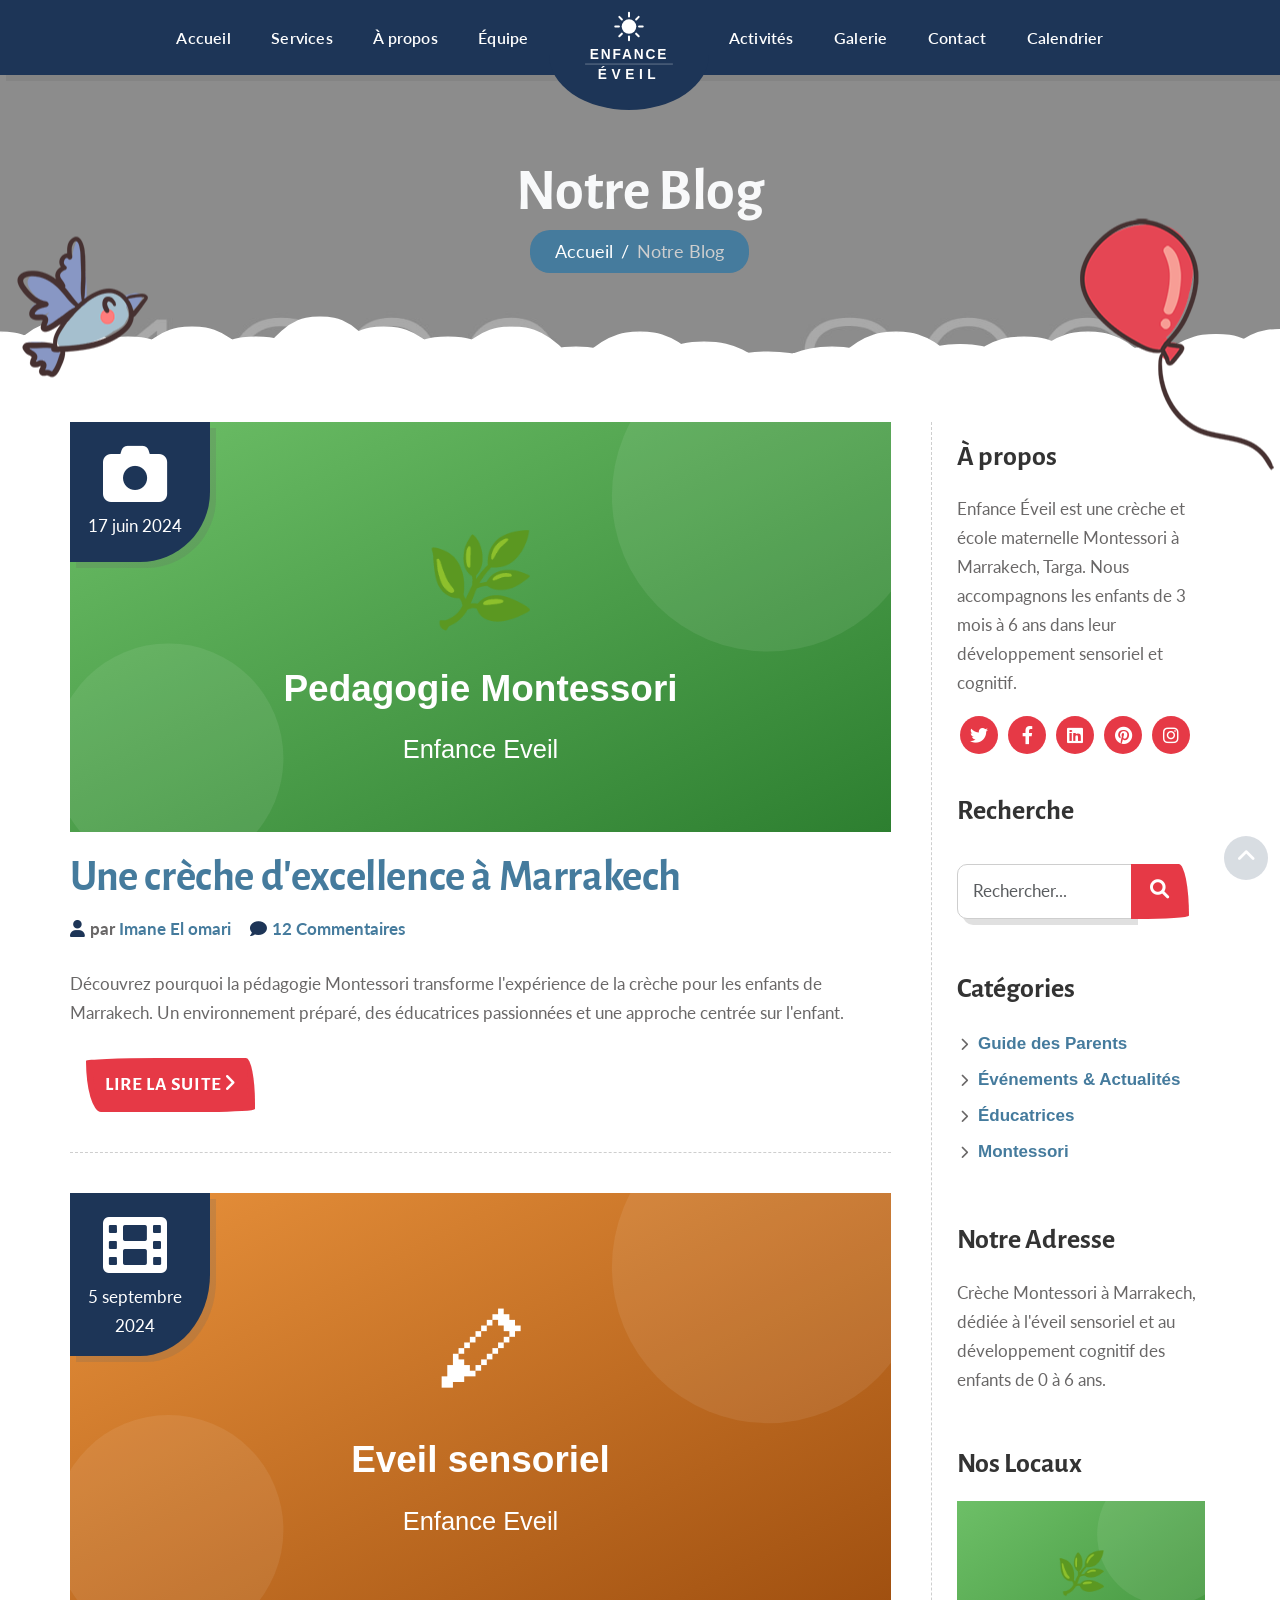
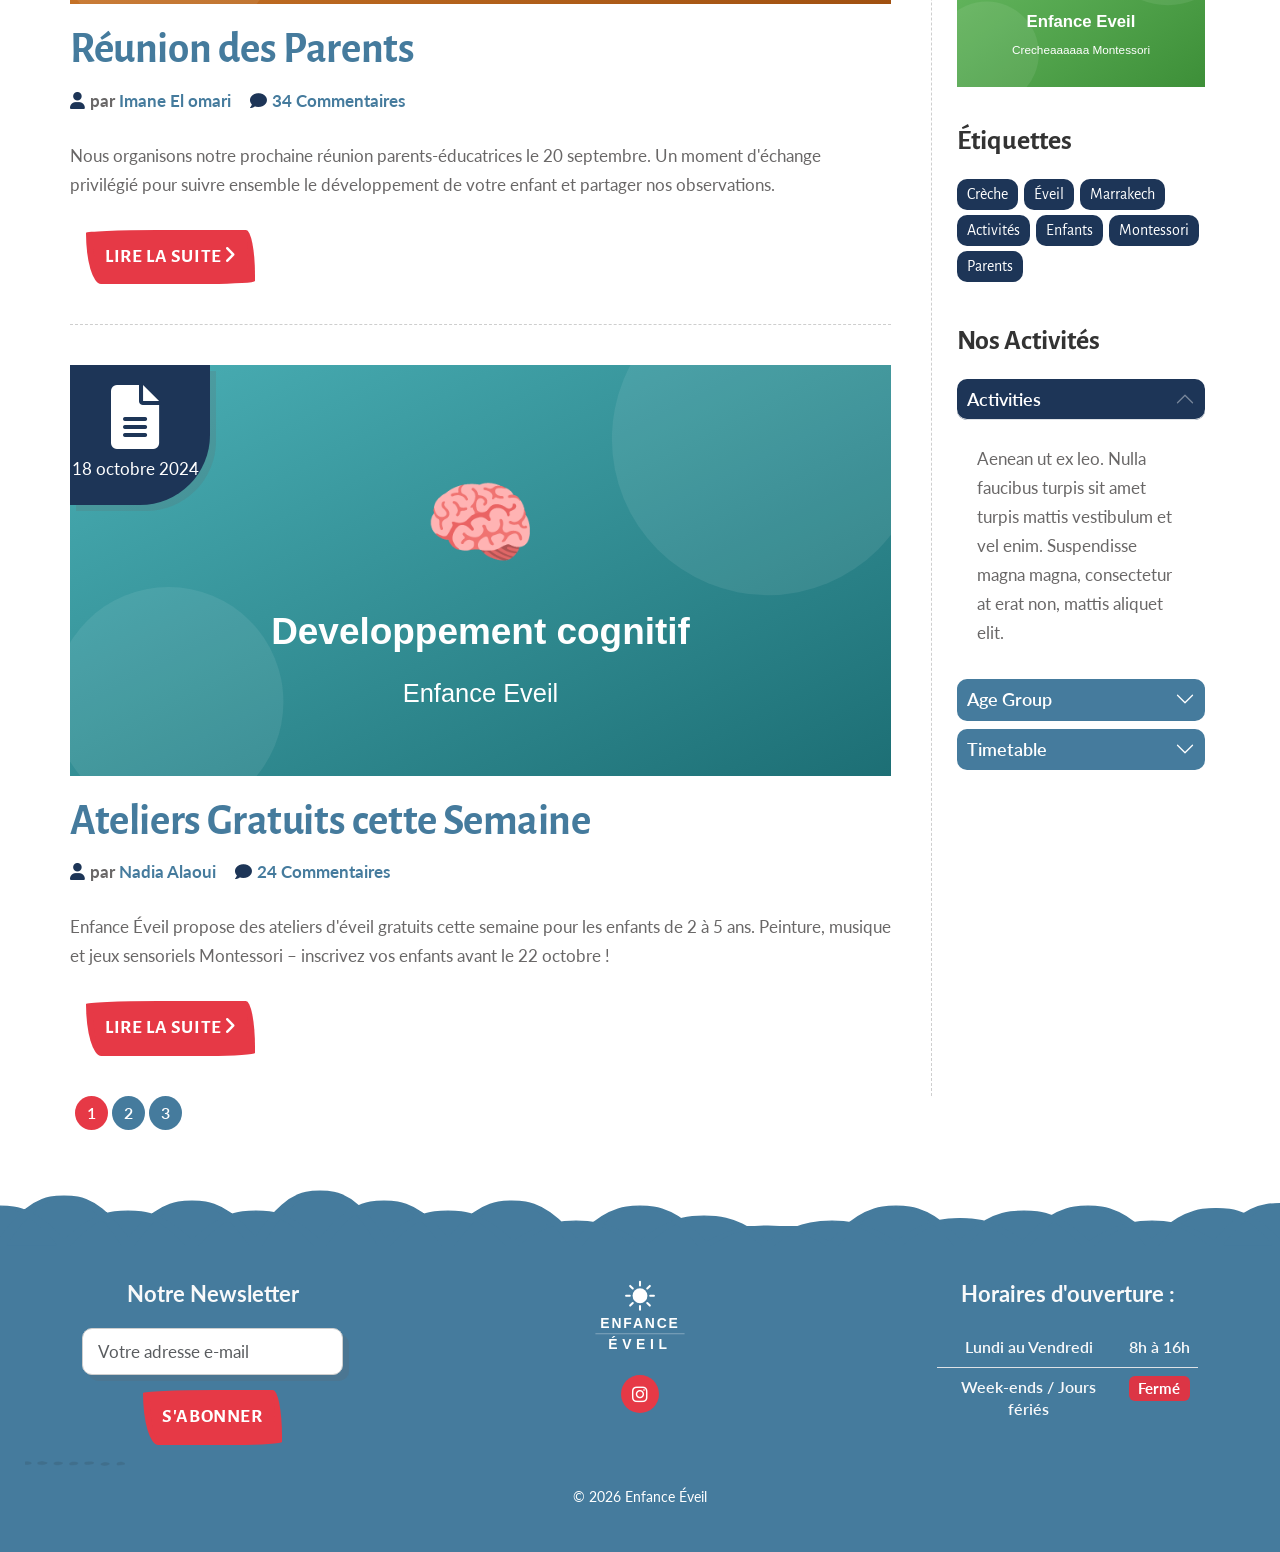
<file: blog-home.html>
﻿<!DOCTYPE html>
<html lang="fr">
   <head>
      <meta charset="utf-8">
      <!--[if IE]>
      <meta http-equiv="X-UA-Compatible" content="IE=edge">
      <![endif]-->
      <meta name="viewport" content="width=device-width, initial-scale=1, maximum-scale=1">
      <!-- SEO -->
      <title>Blog | Conseils éveil &amp; parentalité – Enfance Éveil Marrakech</title>
      <meta name="description" content="Le blog d'Enfance Éveil : conseils pratiques sur l'éveil de l'enfant, la pédagogie Montessori, et le développement cognitif des tout-petits à Marrakech.">
      <meta name="keywords" content="blog crèche Marrakech, éveil enfant Marrakech, pédagogie Montessori, conseils parentalité Maroc, développement bébé">
      <meta name="author" content="Enfance Éveil">
      <meta name="robots" content="index, follow">
      <link rel="canonical" href="https://www.enfance-eveil.ma/blog-home.html">
      <!-- Open Graph -->
      <meta property="og:type" content="blog">
      <meta property="og:url" content="https://www.enfance-eveil.ma/blog-home.html">
      <meta property="og:title" content="Blog Enfance Éveil | Conseils éveil &amp; parentalité – Marrakech">
      <meta property="og:description" content="Conseils pratiques sur l'éveil de l'enfant, la pédagogie Montessori et le développement cognitif des tout-petits.">
      <meta property="og:image" content="https://www.enfance-eveil.ma/img/logo.svg">
      <meta property="og:locale" content="fr_MA">
      <meta property="og:site_name" content="Enfance Éveil">
      <!-- Twitter Card -->
      <meta name="twitter:card" content="summary_large_image">
      <meta name="twitter:title" content="Blog Enfance Éveil | Marrakech">
      <meta name="twitter:description" content="Conseils sur l'éveil, la pédagogie Montessori et le développement cognitif des tout-petits.">
      <meta name="twitter:image" content="https://www.enfance-eveil.ma/img/logo.svg">
      <!--[if lt IE 9]>
      <script src="js/respond.js"></script>
      <![endif]-->
      <!-- Bootstrap Core CSS -->
      <link href="css/bootstrap.css" rel="stylesheet" type="text/css">
      <!-- Icon fonts -->
      <link href="fonts/fontawesome/css/all.min.css" rel="stylesheet" type="text/css">
      <link href="fonts/flaticons/flaticon.css" rel="stylesheet" type="text/css">
      <!-- Google fonts -->
      <link href='https://fonts.googleapis.com/css?family=Lato:400,700,800%7CAlegreya+Sans:700,900' rel='stylesheet' type='text/css'>
      <!-- Theme CSS -->
      <link href="css/style.css" rel="stylesheet">
      <!-- Color Style CSS -->
      <link href="styles/nanny.css" rel="stylesheet">
      <!-- Plugins -->
      <link rel="stylesheet" href="css/plugins.css">
      <!-- Favicons-->
      
      
      <link rel="shortcut icon" href="favicon.svg" type="image/svg+xml">
   </head>
   <!-- Page width 'Boxed' of 'Full' -->
   <body id="page-top" class="full">
      <!-- Preloader-->
      <div id="preloader">
         <div class="preloader">
            <span></span>
            <span></span>
            <span></span>
            <span></span>
            <span></span>
         </div>
      </div>
      <!-- Navbar -->
      <nav class="navbar navbar-expand-xl fixed-top">
         <div class="container">
            <!-- Logo mobile-->
            <a class="navbar-brand-small page-scroll my-auto d-xl-none" href="/">
            <img src="img/logo.svg"  alt="">
            </a>
            <div class="justify-content-lg-end">
               <!-- hamburger menu -->
               <button class="navbar-toggler" type="button" data-bs-toggle="collapse" data-bs-target="#nav-enfance-eveil" aria-controls="nav-enfance-eveil" aria-expanded="false" aria-label="Toggle navigation">
               <i class="fa fa-bars" aria-hidden="true"></i>
               </button>
            </div>
            <div class="collapse navbar-collapse" id="nav-enfance-eveil">
               <ul class="navbar-nav mx-auto">
                  <li class="nav-item">
                     <a class="nav-link" href="index.html#page-top">Accueil</a>
                  </li>
                  <li class="nav-item ">
                     <a class="nav-link" href="index.html#services">Services</a>
                  </li>
                  <li class="nav-item">
                     <a class="nav-link" href="index.html#about">À propos</a>
                  </li>
                  <li class="nav-item">
                     <a class="nav-link" href="index.html#team">Équipe</a>
                  </li>
                  <!--desktop logo -->
                  <li class="nav-item d-none d-xl-block navbar-brand-centered ">
                     <a href="index.html#page-top">
                     <img src="img/logo.svg"  alt="">
                     </a>
                  </li>
                  <!--/desktop logo -->
                  <li class="nav-item">
                     <a class="nav-link" href="index.html#activities">Activités</a>
                  </li>
                  <li class="nav-item">
                     <a class="nav-link" href="index.html#gallery">Galerie</a>
                  </li>
                  <li class="nav-item">
                     <a class="nav-link" href="index.html#contact">Contact</a>
                  </li>
                  <li class="nav-item">
                     <a class="nav-link" href="calendar-page.html">Calendrier</a>
                  </li>
               </ul>
               <!--/navbar-nav -->
            </div>
            <!--/collapse -->
         </div>
         <!--/container -->
      </nav>
      <!--/navbar ends-->
	  <!-- /jumbotron -->
      <div class="blog jumbotron">
         <div class="container">
            <div class="col-lg-6 col-centered text-center">
               <h1 class="text-light">Notre Blog</h1>
               <!-- breadcrumb -->
               <nav aria-label="breadcrumb">
                  <ol class="breadcrumb">
                     <li class="breadcrumb-item"><a  href="index.html">Accueil</a></li>
                     <li class="breadcrumb-item active" aria-current="page">Notre Blog</li>
                  </ol>
               </nav>
               <!-- /breadcrumb -->
            </div>
         </div>
         <!-- /.container -->
      </div>
      <!-- /jumbotron -->
      <!-- Clouds SVG Divider -->
      <svg id="deco-clouds2" class="head d-none d-md-block" xmlns="http://www.w3.org/2000/svg" version="1.1" width="100%" height="100" viewBox="0 0 100 100" preserveAspectRatio="none">
         <path d="M-5 100 Q 0 20 5 100 Z
            M0 100 Q 5 0 10 100
            M5 100 Q 10 30 15 100
            M10 100 Q 15 10 20 100
            M15 100 Q 20 30 25 100
            M20 100 Q 25 -10 30 100
            M25 100 Q 30 10 35 100
            M30 100 Q 35 30 40 100
            M35 100 Q 40 10 45 100
            M40 100 Q 45 50 50 100
            M45 100 Q 50 20 55 100
            M50 100 Q 55 40 60 100
            M55 100 Q 60 60 65 100
            M60 100 Q 65 50 70 100
            M65 100 Q 70 20 75 100
            M70 100 Q 75 45 80 100
            M75 100 Q 80 30 85 100
            M80 100 Q 85 20 90 100
            M85 100 Q 90 50 95 100
            M90 100 Q 95 25 100 100
            M95 100 Q 100 15 105 100 Z">
         </path>
      </svg>
      <!-- Parallax objects -->
      <div class="blog-object1 d-none d-lg-block" data-0="opacity:1;"
         data-start="transform:translatey(0%);"
         data-top="transform:translatey(-80%);">
         <!-- Image -->
         <img src="img/blogobject1.png" alt="">
      </div>
      <div class="blog-object2 d-none d-lg-block" data-0="opacity:1;"
         data-start="transform:translatey(0%);"
         data-top="transform:translatey(-80%);">
         <!-- Image -->
         <img src="img/blogobject2.png" alt="">
      </div>
      <!-- Page Content -->
      <div id="page" class="container pb-lg-0">
         <div class="row">
            <!-- Blog Home -->
            <div class="single-page-collumn col-lg-9">
               <!-- Blog Post Row -->
               <div class="blog-post">
                  <div class="img-date">
                     <!-- date and category -->
                     <div class="col-md-1 text-center date-category">
                        <i class="fa fa-camera fa-4x"></i>            
                        <p>17 juin 2024</p>
                     </div>
                     <!-- blog image -->
                     <div class="img-effect">
                        <a href="blog-post.html">
                        <img class="img-fluid" src="img/blog1.svg" alt="Crèche Montessori Marrakech">
                        </a>
                     </div>
                  </div>
                  <div class="col-md-12">
                     <!-- Post header -->
                     <h3>
                        <a href="blog-post.html">Une crèche d'excellence à Marrakech</a>
                     </h3>
                     <div class="post-info">
                        <!-- Post Author -->
                        <p><i class="fa fa-user"></i>par <a href="#">Imane El omari</a></p>
                        <!-- Post Comments -->
                        <p><i class="fa fa-comment"></i><a href="#">12 Commentaires</a></p>
                     </div>
                     <!-- Post Excerpt -->
                     <p>Découvrez pourquoi la pédagogie Montessori transforme l'expérience de la crèche pour les enfants de Marrakech. Un environnement préparé, des éducatrices passionnées et une approche centrée sur l'enfant.</p>
                     <a class="btn" href="blog-post.html">Lire la Suite <i class="fa fa-angle-right"></i></a>
                  </div>
               </div>
               <!-- /.row -->
               <!-- Blog Post -->
               <div class="blog-post">
                  <div class="img-date">
                     <!-- date and category -->
                     <div class="col-md-1 text-center date-category">
                        <i class="fa fa-film fa-4x"></i>            
                        <p>5 septembre 2024</p>
                     </div>
                     <!-- blog image -->
                     <div class="img-effect">
                        <a href="blog-post.html">
                        <img class="img-fluid" src="img/blog2.svg" alt="Réunion parents Enfance Éveil">
                        </a>
                     </div>
                  </div>
                  <div class="col-md-12">
                     <!-- Post header -->
                     <h3>
                        <a href="blog-post.html">Réunion des Parents</a>
                     </h3>
                     <div class="post-info">
                        <!-- Post Author -->
                        <p><i class="fa fa-user"></i>par <a href="#">Imane El omari</a></p>
                        <!-- Post Comments -->
                        <p><i class="fa fa-comment"></i><a href="#">34 Commentaires</a></p>
                     </div>
                     <!-- Post Excerpt -->
                     <p>Nous organisons notre prochaine réunion parents-éducatrices le 20 septembre. Un moment d'échange privilégié pour suivre ensemble le développement de votre enfant et partager nos observations.</p>
                     <a class="btn" href="blog-post.html">Lire la Suite <i class="fa fa-angle-right"></i></a>
                  </div>
               </div>
               <!-- /.blog-post -->
               <!-- Blog Post -->
               <div class="blog-post">
                  <div class="img-date">
                     <!-- date and category -->
                     <div class="col-md-1 text-center date-category">
                        <i class="fa fa-file-text fa-4x"></i>
                        <p>18 octobre 2024</p>
                     </div>
                     <!-- blog image -->
                     <div class="img-effect">
                        <a href="blog-post.html">
                        <img class="img-fluid" src="img/blog3.svg" alt="Activités gratuites enfants Marrakech">
                        </a>
                     </div>
                  </div>
                  <div class="col-md-12">
                     <!-- Post header -->
                     <h3>
                        <a href="blog-post.html">Ateliers Gratuits cette Semaine</a>
                     </h3>
                     <div class="post-info">
                        <!-- Post Author -->
                        <p><i class="fa fa-user"></i>par <a href="#">Nadia Alaoui</a></p>
                        <!-- Post Comments -->
                        <p><i class="fa fa-comment"></i><a href="#">24 Commentaires</a></p>
                     </div>
                     <!-- Post Excerpt -->
                     <p>Enfance Éveil propose des ateliers d'éveil gratuits cette semaine pour les enfants de 2 à 5 ans. Peinture, musique et jeux sensoriels Montessori – inscrivez vos enfants avant le 22 octobre !</p>
                     <a class="btn" href="blog-post.html">Lire la Suite <i class="fa fa-angle-right"></i></a>
                  </div>
               </div>
               <!-- /blog-post -->
            </div>
            <!-- /single-collumn -->
            <!-- Sidebar -->
            <div class="sidebar col-lg-3">
               <!-- About us Widget -->
               <div class="card">
                  <h5>À propos</h5>
                  <p>Enfance Éveil est une crèche et école maternelle Montessori à Marrakech, Targa. Nous accompagnons les enfants de 3 mois à 6 ans dans leur développement sensoriel et cognitif.</p>
                  <!-- Social Media icons -->
                  <div class="social-media">
                     <a href="#" title=""><i class="fa-brands fa-twitter"></i></a>
                     <a href="#" title=""><i class="fa-brands fa-facebook-f"></i></a>
                     <a href="#" title=""><i class="fa-brands fa-linkedin"></i></a>
                     <a href="#" title=""><i class="fa-brands fa-pinterest"></i></a>
                     <a href="#" title=""><i class="fa-brands fa-instagram"></i></a>
                  </div>
               </div>
               <!-- Blog Search -->
               <div class="card">
                  <h5>Recherche</h5>
                  <!-- input group -->
                  <div class="input-group mb-3">
                     <input type="text" class="form-control" placeholder="Rechercher...">
                     <button class="btn btn-primary" type="button"><i class="fa fa-search"></i></button>
                  </div>
                  <!-- /input group -->
               </div>
               <!-- /card -->
               <!-- Blog Categories -->
               <div class="card">
                  <h5>Catégories</h5>
                  <div class="row">
                     <ul class="list-unstyled">
                        <li><a href="#">Guide des Parents</a>
                        </li>
                        <li><a href="#">Événements & Actualités</a>
                        </li>
                        <li><a href="#">Éducatrices</a>
                        </li>
                        <li><a href="#">Montessori</a>
                        </li>
                     </ul>
                  </div>
                  <!-- /.row -->
               </div>
               <!-- /card -->
               <!-- Text Widget-->
               <div class="card">
                  <h5>Notre Adresse</h5>
                  <p>Crèche Montessori à Marrakech, dédiée à l'éveil sensoriel et au développement cognitif des enfants de 0 à 6 ans.</p>
               </div>
               <!-- /card -->
               <!-- Image Widget -->
               <div class="card">
                  <h5>Nos Locaux</h5>
                  <img src="img/imgwidget.svg" class="img-fluid" alt="">
               </div>
               <!-- /card -->
               <!-- Tags Widget -->
               <div class="card">
                  <h5>Étiquettes</h5>
                  <div class="blog-tags">
                     <a href="#">Crèche</a> <a href="#">Éveil</a> <a href="#">Marrakech</a> <a href="#">Activités</a> <a href="#">Enfants</a> <a href="#">Montessori</a> <a href="#">Parents</a>
                  </div>
               </div>
               <!-- /card -->
               <!-- Accordion -->
               <div class="card">
                  <h5>Nos Activités</h5>
                  <div class="accordion" id="accordionExample">
                     <!--accordion item -->
                     <div class="accordion-item">
                        <h5 class="accordion-header" id="headingOne">
                           <button class="accordion-button" type="button" data-bs-toggle="collapse" data-bs-target="#collapseOne" aria-expanded="true" aria-controls="collapseOne">
                           Activities
                           </button>
                        </h5>
                        <div id="collapseOne" class="accordion-collapse collapse show" aria-labelledby="headingOne" data-bs-parent="#accordionExample">
                           <div class="accordion-body">
                              <p>Aenean ut ex leo. Nulla faucibus turpis sit amet turpis mattis vestibulum et vel enim. Suspendisse magna magna, consectetur at erat non, mattis aliquet elit. </p>
                           </div>
                        </div>
                     </div>
                     <!--accordion item -->
                     <div class="accordion-item">
                        <h5 class="accordion-header" id="headingTwo">
                           <button class="accordion-button collapsed" type="button" data-bs-toggle="collapse" data-bs-target="#collapseTwo" aria-expanded="false" aria-controls="collapseTwo">
                           Age Group
                           </button>
                        </h5>
                        <div id="collapseTwo" class="accordion-collapse collapse" aria-labelledby="headingTwo" data-bs-parent="#accordionExample">
                           <div class="accordion-body">
                              <p>Vivamus finibus lorem diam, sit amet facilisis tellus placerat Aliquam porttitor ut lectus eget imperdiet. Aenean ut ex leo. Nulla faucibus turpis sit amet turpis mattis vestibulum et vel enim. Suspendisse magna magna, consectetur at erat non, mattis aliquet elit. </p>
                              <p>Fusce at nibh lacinia orci dictum euismod. Praesent vel nisl in quam commodo tristique.
                              </p>
                           </div>
                        </div>
                     </div>
                     <!--accordion item -->
                     <div class="accordion-item">
                        <h5 class="accordion-header" id="headingThree">
                           <button class="accordion-button collapsed" type="button" data-bs-toggle="collapse" data-bs-target="#collapseThree" aria-expanded="false" aria-controls="collapseTwo">
                           Timetable
                           </button>
                        </h5>
                        <div id="collapseThree" class="accordion-collapse collapse" aria-labelledby="headingTwo" data-bs-parent="#accordionExample">
                           <div class="accordion-body">
                              <p>Vivamus finibus lorem diam, sit amet facilisis tellus placerat Aliquam porttitor ut lectus eget imperdiet. Aenean ut ex leo. Nulla faucibus turpis sit amet turpis mattis vestibulum et vel enim. Suspendisse magna magna, consectetur at erat non, mattis aliquet elit. </p>
                              <p>Fusce at nibh lacinia orci dictum euismod. Praesent vel nisl in quam commodo tristique.
                              </p>
                           </div>
                        </div>
                     </div>
                     <!--/accordion item -->
                  </div>
                  <!--/accordion -->	
               </div>
               <!-- /card -->
            </div>
            <!-- /sidebar -->      
			<!-- Pagination -->
            <div class="text-center col-md-12">
               <nav aria-label="Page navigation example">
                  <ul class="pagination">
                     <li class="page-item active"><a class="page-link" href="#">1</a></li>
                     <li class="page-item"><a class="page-link" href="#">2</a></li>
                     <li class="page-item"><a class="page-link" href="#">3</a></li>
                  </ul>
               </nav>
            </div>
            <!-- /text-center --> 
         </div>
         <!-- / row -->
      </div>
      <!-- /blog-page -->
      <!-- Footer -->	
      <div id="footer-divider" class="container-fluid cloud-divider white">
         <!-- Clouds SVG Divider -->	
         <svg id="deco-clouds" xmlns="http://www.w3.org/2000/svg" version="1.1" width="100%" height="100" viewBox="0 0 100 100" preserveAspectRatio="none">
            <path d="M-5 100 Q 0 20 5 100 Z
               M0 100 Q 5 0 10 100
               M5 100 Q 10 30 15 100
               M10 100 Q 15 10 20 100
               M15 100 Q 20 30 25 100
               M20 100 Q 25 -10 30 100
               M25 100 Q 30 10 35 100
               M30 100 Q 35 30 40 100
               M35 100 Q 40 10 45 100
               M40 100 Q 45 50 50 100
               M45 100 Q 50 20 55 100
               M50 100 Q 55 40 60 100
               M55 100 Q 60 60 65 100
               M60 100 Q 65 50 70 100
               M65 100 Q 70 20 75 100
               M70 100 Q 75 45 80 100
               M75 100 Q 80 30 85 100
               M80 100 Q 85 20 90 100
               M85 100 Q 90 50 95 100
               M90 100 Q 95 25 100 100
               M95 100 Q 100 15 105 100 Z">
            </path>
         </svg>
      </div>
      <footer>
         <div class="container">
            <div class="row">
               <!-- Newsletter -->
               <div class="col-lg-3 text-center res-margin my-auto">
                  <h6 class="text-light">Notre Newsletter</h6>
                  <!-- Begin Mailchimp Signup Form -->
                  <div id="mc_embed_signup">
                     <!-- change your mailchimp URL below -->
                     <form action="//yourlist.us12.list-manage.com/subscribe/post?u=04e646927a196552aaee78a7b&amp;id=111" method="post" id="mc-embedded-subscribe-form" name="mc-embedded-subscribe-form" class="validate" target="_blank" novalidate>
                        <div id="mc_embed_signup_scroll">
                           <div class="mc-field-group">
                              <input type="email" value="" name="EMAIL" placeholder="Votre adresse e-mail" class="form-control required email" id="mce-EMAIL">
                           </div>
                           <div id="mce-responses" class="clear foot">
                              <div class="response mt-2" id="mce-error-response" ></div>
                              <div class="response alert alert-success mt-2" id="mce-success-response"></div>
                           </div>
                           <div class="optionalParent">
                              <div class="clear foot">
                                 <input type="submit" class="btn btn-primary" value="S'abonner" name="subscribe" id="mc-embedded-subscribe">
                              </div>
                           </div>
                        </div>
                     </form>
                  </div>
                  <!--End mc_embed_signup-->
               </div>
               <!-- /col-lg -->
               <!-- Bottom Credits -->
               <div class="col-lg-6 res-margin my-auto">
                  <a href="#page-top"><img src="img/logo.svg"  alt="" class="d-block mx-auto"></a>
                  <!-- social-icons -->	
                  <div class="social-media text-center mt-3">
                     <a href="https://www.instagram.com/enfanceeveil/" target="_blank" rel="noopener" title="Instagram"><i class="fa-brands fa-instagram"></i></a>
                  </div>
               </div>
               <!-- /col-lg- -->
               <!-- Opening Hours -->
               <div class="col-lg-3 my-auto text-center">
                  <!-- Sign-->
                  <h6 class="text-light">Horaires d'ouverture :</h6>
                  <!-- Table-->
                  <table class="table">
                     <tbody>
                        <tr class="text-light">
                           <td>Lundi au Vendredi</td>
                           <td>8h à 16h</td>
                        </tr>
                        <tr class="text-light">
                           <td>Week-ends / Jours fériés</td>
                           <td><span class="badge bg-danger m-0">Fermé</span></td>
                        </tr>
                     </tbody>
                  </table>
               </div>
               <!-- /col-lg- -->
            </div>
            <!-- / row -->
         </div>
         <!-- / container -->
         <hr>
         <p class="credits">&copy; 2026 Enfance Éveil</p>
         <!-- /container -->
         <!-- Go To Top Link -->
         <div class="page-scroll d-none d-lg-block">
            <a href="#page-top" class="back-to-top"><i class="fa fa-angle-up"></i></a>
         </div>
      </footer>
      <!-- /footer ends -->
      <!-- Core JavaScript Files -->
      <script src="js/jquery.min.js"></script>
      <script src="js/bootstrap.min.js"></script>
      <!-- Main Js -->
      <script src="js/main.js"></script>
      <!--Other Plugins -->
      <script src="js/plugins.js"></script>
   </body>
</html>
</file>
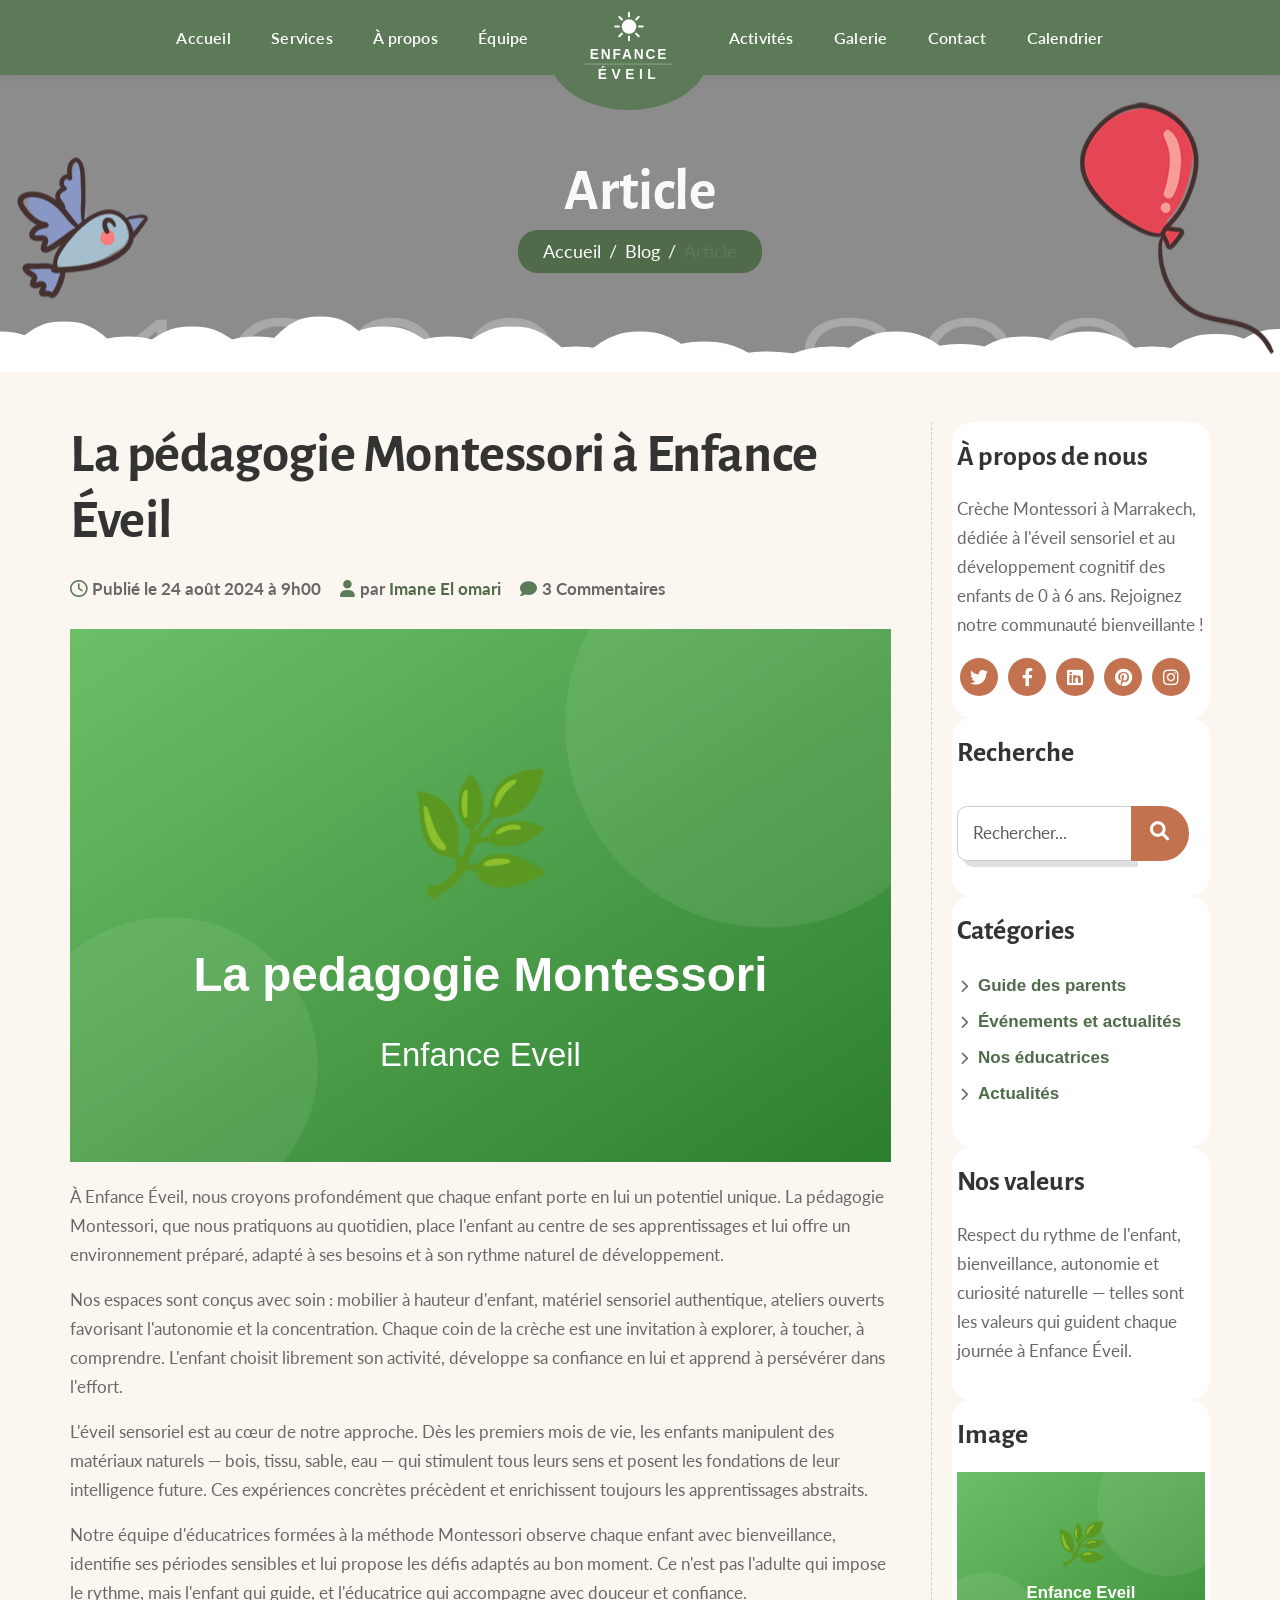
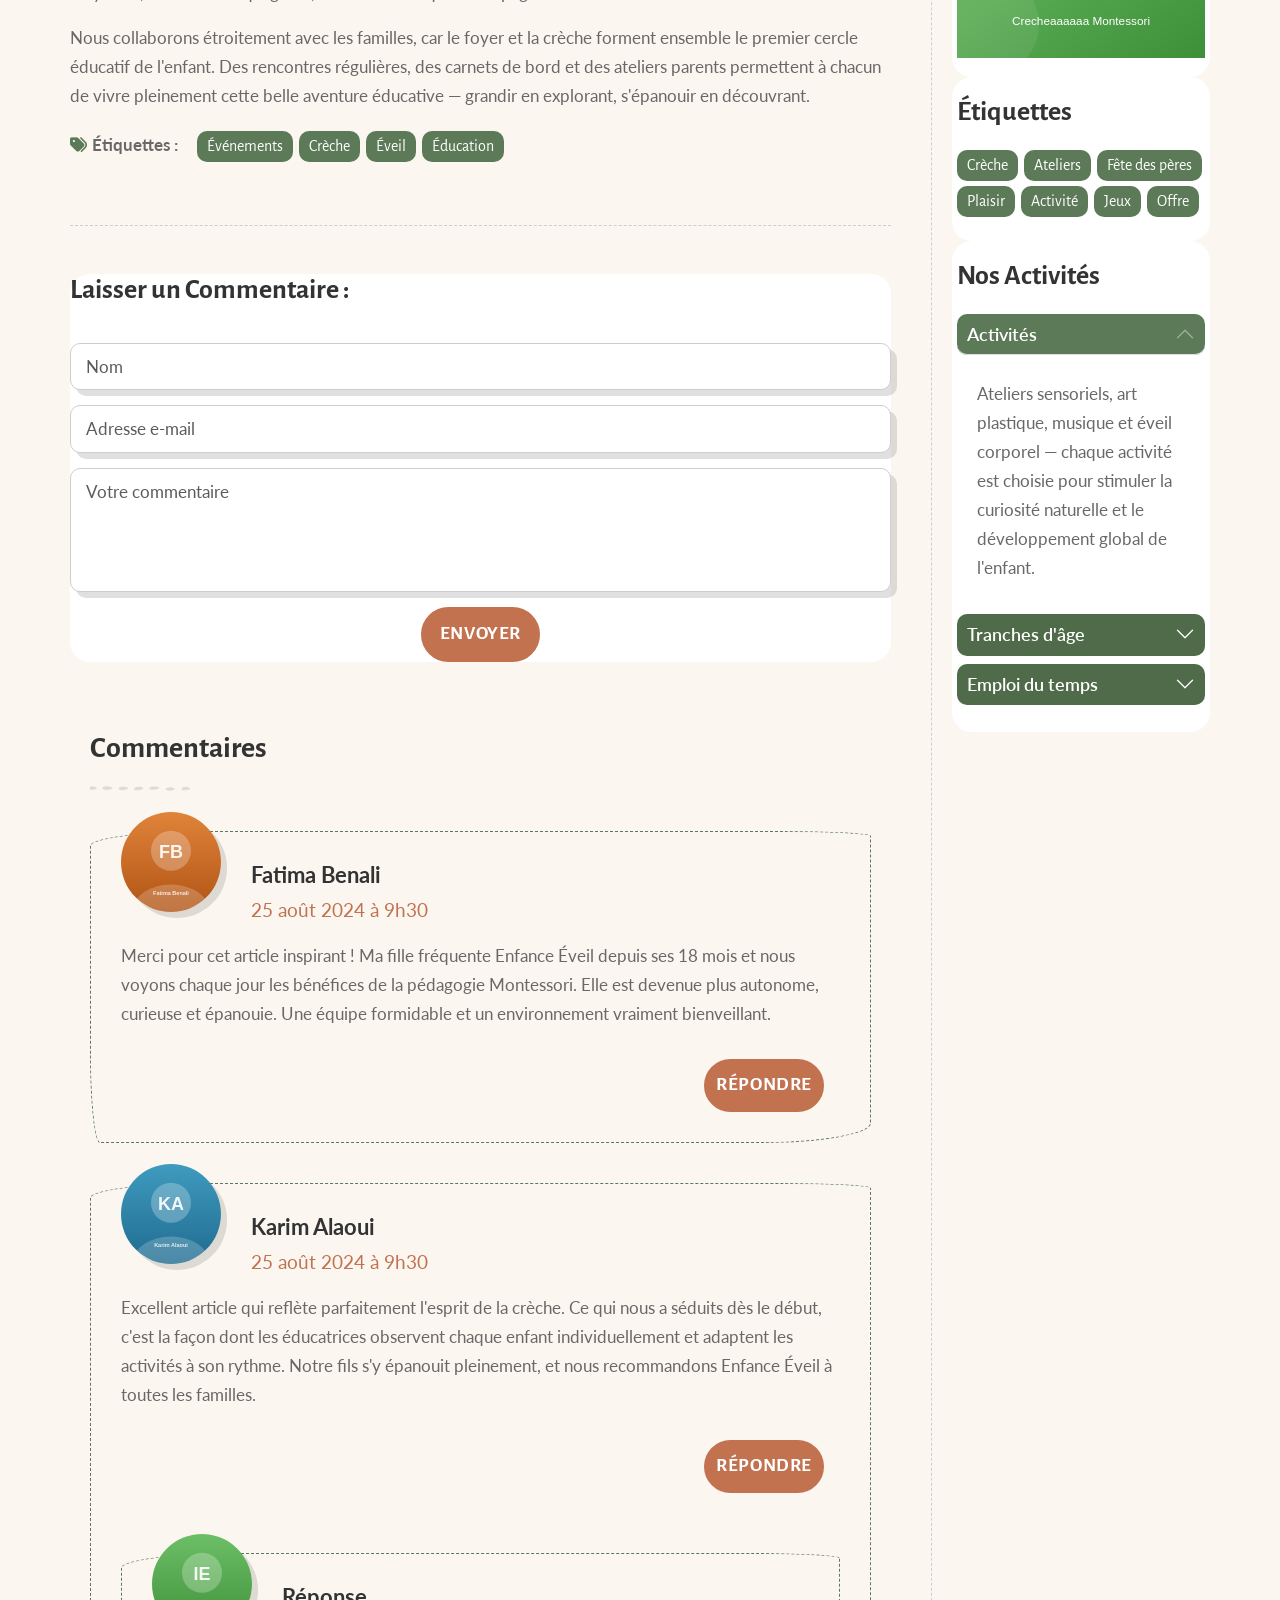
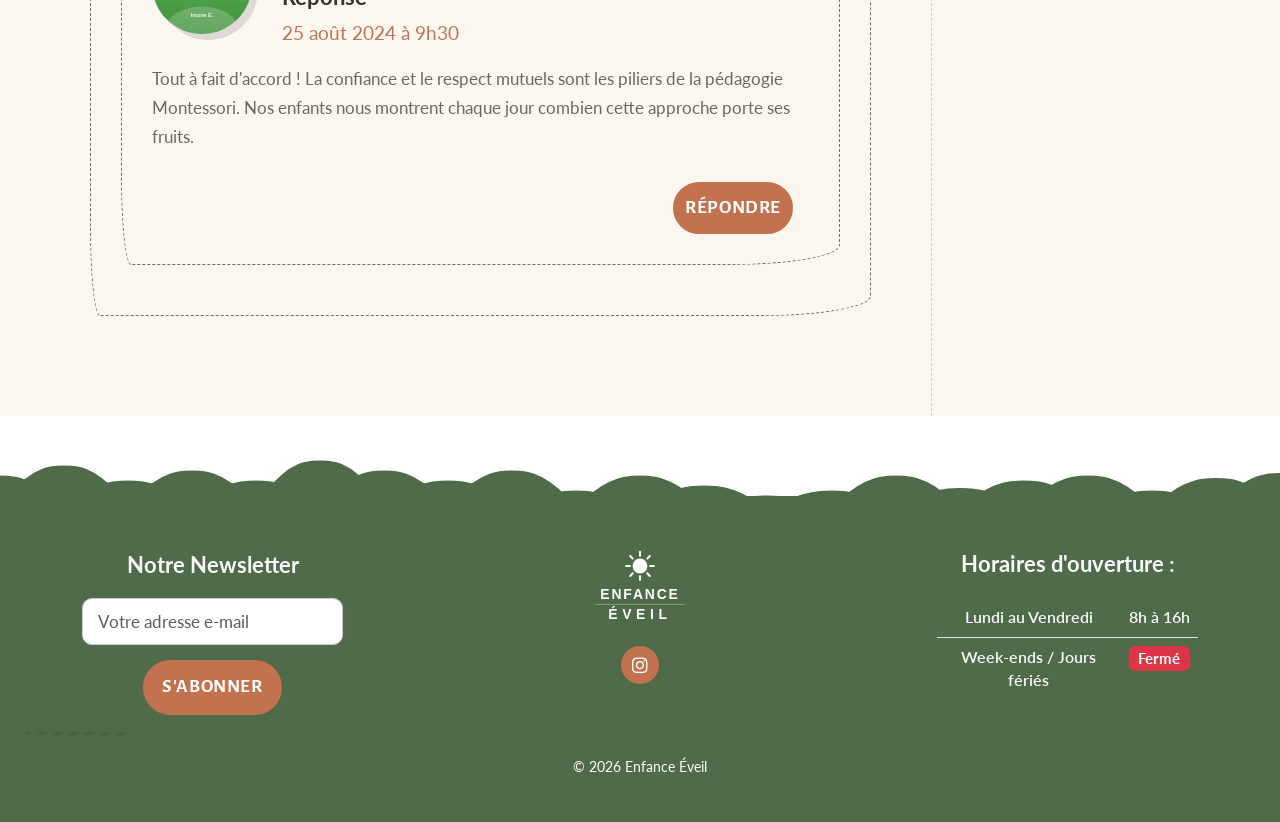
<file: blog-post.html>
﻿<!DOCTYPE html>
<html lang="fr">
   <head>
      <meta charset="utf-8">
      <!--[if IE]>
      <meta http-equiv="X-UA-Compatible" content="IE=edge">
      <![endif]-->
      <meta name="viewport" content="width=device-width, initial-scale=1, maximum-scale=1">
      <!-- SEO -->
      <title>Article | Blog Enfance Éveil – Crèche Montessori Marrakech</title>
      <meta name="description" content="Lisez les articles d'Enfance Éveil sur l'éveil sensoriel, la pédagogie Montessori et le développement de l'enfant. Crèche maternelle à Marrakech, Targa.">
      <meta name="keywords" content="article éveil enfant, Montessori Marrakech, développement cognitif, crèche Marrakech, pédagogie bienveillante">
      <meta name="author" content="Enfance Éveil">
      <meta name="robots" content="index, follow">
      <link rel="canonical" href="https://www.enfance-eveil.ma/blog-post.html">
      <!-- Open Graph -->
      <meta property="og:type" content="article">
      <meta property="og:url" content="https://www.enfance-eveil.ma/blog-post.html">
      <meta property="og:title" content="Article Blog | Enfance Éveil – Crèche Montessori Marrakech">
      <meta property="og:description" content="Éveil sensoriel, pédagogie Montessori et développement de l'enfant – le blog d'Enfance Éveil à Marrakech.">
      <meta property="og:image" content="https://www.enfance-eveil.ma/img/logo.svg">
      <meta property="og:locale" content="fr_MA">
      <meta property="og:site_name" content="Enfance Éveil">
      <!-- Twitter Card -->
      <meta name="twitter:card" content="summary_large_image">
      <meta name="twitter:title" content="Article Blog Enfance Éveil | Marrakech">
      <meta name="twitter:description" content="Éveil sensoriel, Montessori et développement de l'enfant – le blog d'Enfance Éveil.">
      <meta name="twitter:image" content="https://www.enfance-eveil.ma/img/logo.svg">
      <!--[if lt IE 9]>
      <script src="js/respond.js"></script>
      <![endif]-->
      <!-- Bootstrap Core CSS -->
      <link href="css/bootstrap.css" rel="stylesheet" type="text/css">
      <!-- Icon fonts -->
      <link href="fonts/fontawesome/css/all.min.css" rel="stylesheet" type="text/css">
      <link href="fonts/flaticons/flaticon.css" rel="stylesheet" type="text/css">
      <!-- Google fonts -->
      <link href='https://fonts.googleapis.com/css?family=Lato:400,700,800%7CAlegreya+Sans:700,900' rel='stylesheet' type='text/css'>
      <!-- Theme CSS -->
      <link href="css/style.css" rel="stylesheet">
      <!-- Color Style CSS -->
      <link href="styles/maincolors.css" rel="stylesheet">
      <!-- Plugins -->
      <link rel="stylesheet" href="css/plugins.css">
      <!-- Favicons-->
      
      
      <link rel="shortcut icon" href="favicon.svg" type="image/svg+xml">
   </head>
   <!-- Page width 'Boxed' of 'Full' -->
   <body id="page-top" class="full">
      <!-- Preloader-->
      <div id="preloader">
         <div class="preloader">
            <span></span>
            <span></span>
            <span></span>
            <span></span>
            <span></span>
         </div>
      </div>
      <!-- Navbar -->
      <nav class="navbar navbar-expand-xl fixed-top">
         <div class="container">
            <!-- Logo mobile-->
            <a class="navbar-brand-small page-scroll my-auto d-xl-none" href="/">
            <img src="img/logo.svg"  alt="">
            </a>
            <div class="justify-content-lg-end">
               <!-- hamburger menu -->
               <button class="navbar-toggler" type="button" data-bs-toggle="collapse" data-bs-target="#nav-enfance-eveil" aria-controls="nav-enfance-eveil" aria-expanded="false" aria-label="Toggle navigation">
               <i class="fa fa-bars" aria-hidden="true"></i>
               </button>
            </div>
            <div class="collapse navbar-collapse" id="nav-enfance-eveil">
               <ul class="navbar-nav mx-auto">
                  <li class="nav-item home">
                     <a class="nav-link" href="index.html#page-top">Accueil</a>
                  </li>
                  <li class="nav-item ">
                     <a class="nav-link" href="index.html#services">Services</a>
                  </li>
                  <li class="nav-item">
                     <a class="nav-link" href="index.html#about">À propos</a>
                  </li>
                  <li class="nav-item">
                     <a class="nav-link" href="index.html#team">Équipe</a>
                  </li>
                  <!--desktop logo -->
                  <li class="nav-item d-none d-xl-block navbar-brand-centered ">
                     <a href="index.html#page-top">
                     <img src="img/logo.svg"  alt="">
                     </a>
                  </li>
                  <!--/desktop logo -->
                  <li class="nav-item">
                     <a class="nav-link" href="index.html#activities">Activités</a>
                  </li>
                  <li class="nav-item">
                     <a class="nav-link" href="index.html#gallery">Galerie</a>
                  </li>
                  <li class="nav-item">
                     <a class="nav-link" href="index.html#contact">Contact</a>
                  </li>
                  <li class="nav-item">
                     <a class="nav-link" href="calendar-page.html">Calendrier</a>
                  </li>
               </ul>
               <!--/navbar-nav -->
            </div>
            <!--/collapse -->
         </div>
         <!--/container -->
      </nav>
      <!--/navbar ends-->
	  <!-- jumbotron -->
      <div class="blog jumbotron">
         <div class="container">
            <div class="col-lg-6 col-centered text-center">
               <h1 class="text-light">Article</h1>
               <!-- Breadcrumb -->
               <nav aria-label="breadcrumb">
                  <ol class="breadcrumb">
                     <li class="breadcrumb-item"><a href="index.html">Accueil</a></li>
                     <li class="breadcrumb-item"><a href="blog-home.html">Blog</a></li>
                     <li class="breadcrumb-item active" aria-current="page">Article</li>
                  </ol>
               </nav>
               <!-- /breadcrumb -->
            </div>
         </div>
         <!-- /.container -->
      </div>
      <!-- /jumbotron -->
      <!-- Clouds SVG Divider -->
      <svg id="deco-clouds2" class="head d-none d-md-block" xmlns="http://www.w3.org/2000/svg" version="1.1" width="100%" height="100" viewBox="0 0 100 100" preserveAspectRatio="none">
         <path d="M-5 100 Q 0 20 5 100 Z
            M0 100 Q 5 0 10 100
            M5 100 Q 10 30 15 100
            M10 100 Q 15 10 20 100
            M15 100 Q 20 30 25 100
            M20 100 Q 25 -10 30 100
            M25 100 Q 30 10 35 100
            M30 100 Q 35 30 40 100
            M35 100 Q 40 10 45 100
            M40 100 Q 45 50 50 100
            M45 100 Q 50 20 55 100
            M50 100 Q 55 40 60 100
            M55 100 Q 60 60 65 100
            M60 100 Q 65 50 70 100
            M65 100 Q 70 20 75 100
            M70 100 Q 75 45 80 100
            M75 100 Q 80 30 85 100
            M80 100 Q 85 20 90 100
            M85 100 Q 90 50 95 100
            M90 100 Q 95 25 100 100
            M95 100 Q 100 15 105 100 Z">
         </path>
      </svg>
      <!-- Parallax objects -->
      <div class="blog-object1 d-none d-lg-block" data-0="opacity:1;"
         data-start="transform:translatey(0%);"
         data-top="transform:translatey(-80%);">
         <!-- Image -->
         <img src="img/blogobject1.png" alt="">
      </div>
      <div class="blog-object2 d-none d-lg-block" data-0="opacity:1;"
         data-start="transform:translatey(0%);"
         data-top="transform:translatey(-80%);">
         <!-- Image -->
         <img src="img/blogobject2.png" alt="">
      </div>
      <!-- Page Content -->
      <div id="page" class="container pb-lg-0">
         <div class="row">
            <!-- Blog Post -->
            <div class="single-page-collumn col-lg-9">
               <!-- Content-->
               <div class="blog-post post-main">
                  <h2>La pédagogie Montessori à Enfance Éveil</h2>
                  <!-- Post Info -->
                  <div class="post-info">
                     <p><i class="fa-regular fa-clock"></i>Publié le 24 août 2024 à 9h00</p>
                     <p><i class="fa fa-user"></i>par <a href="#">Imane El omari</a></p>
                     <!-- Post Comments -->
                     <p><i class="fa fa-comment"></i>3 Commentaires</p>
                  </div>
                  <!-- Image -->
                  <img class="img-fluid mx-auto d-block" src="img/blogmain1.svg" alt="">
                  <!-- Post Content -->
                  <p>À Enfance Éveil, nous croyons profondément que chaque enfant porte en lui un potentiel unique. La pédagogie Montessori, que nous pratiquons au quotidien, place l'enfant au centre de ses apprentissages et lui offre un environnement préparé, adapté à ses besoins et à son rythme naturel de développement.</p>
                  <p>Nos espaces sont conçus avec soin : mobilier à hauteur d'enfant, matériel sensoriel authentique, ateliers ouverts favorisant l'autonomie et la concentration. Chaque coin de la crèche est une invitation à explorer, à toucher, à comprendre. L'enfant choisit librement son activité, développe sa confiance en lui et apprend à persévérer dans l'effort.</p>
                  <p>L'éveil sensoriel est au cœur de notre approche. Dès les premiers mois de vie, les enfants manipulent des matériaux naturels — bois, tissu, sable, eau — qui stimulent tous leurs sens et posent les fondations de leur intelligence future. Ces expériences concrètes précèdent et enrichissent toujours les apprentissages abstraits.</p>
                  <p>Notre équipe d'éducatrices formées à la méthode Montessori observe chaque enfant avec bienveillance, identifie ses périodes sensibles et lui propose les défis adaptés au bon moment. Ce n'est pas l'adulte qui impose le rythme, mais l'enfant qui guide, et l'éducatrice qui accompagne avec douceur et confiance.</p>
                  <p>Nous collaborons étroitement avec les familles, car le foyer et la crèche forment ensemble le premier cercle éducatif de l'enfant. Des rencontres régulières, des carnets de bord et des ateliers parents permettent à chacun de vivre pleinement cette belle aventure éducative — grandir en explorant, s'épanouir en découvrant.</p>
                  <div class="post-info">
                     <!-- Tags -->
                     <div class="blog-tags">
                        <p><i class="fa fa-tags"></i>Étiquettes :</p>
                        <a href="#">Événements</a> <a href="#">Crèche</a> <a href="#">Éveil</a> <a href="#">Éducation</a>
                     </div>
                  </div>
                  <!-- /post-info -->				  
               </div>
               <!-- /blog-post -->	
               <!-- Comments Form -->
               <div class="card mt-5">
                  <h5>Laisser un Commentaire :</h5>
                  <!-- Form Starts -->
                  <div class="form-group">
                     <input type="text" name="name" class="form-control input-field" placeholder="Nom">                    
                     <input type="email" name="email" class="form-control input-field" placeholder="Adresse e-mail" >           
                  </div>
                  <textarea name="message" id="message" class="textarea-field form-control" rows="4" placeholder="Votre commentaire"></textarea>
                  <button type="submit" value="Submit" class="btn mx-auto">Envoyer</button>
               </div>
               <!-- Posted Comments -->
               <div class="comments-block mt-5">
                  <h4>Commentaires</h4>
                  <hr>
                  <!-- Comment -->
                  <div class="comment">
                     <a href="#">
                     <img class="comment-img  img-fluid rounded-circle" src="img/comment1.svg" alt="">
                     </a>
                     <div class="comment-body">
                        <a href="#">
                           <h6 class="comment-heading">Fatima Benali
                              <small>25 août 2024 à 9h30</small>
                           </h6>
                        </a>
                        <p>Merci pour cet article inspirant ! Ma fille fréquente Enfance Éveil depuis ses 18 mois et nous voyons chaque jour les bénéfices de la pédagogie Montessori. Elle est devenue plus autonome, curieuse et épanouie. Une équipe formidable et un environnement vraiment bienveillant.
                        </p>
                        <!-- Reply Button -->
                        <div class="d-md-flex justify-content-md-end">
                           <a class="btn">Répondre</a>
                        </div>
                     </div>
                  </div>
                  <!-- /comment -->
                  <!-- Comment -->
                  <div class="comment">
                     <a href="#">
                     <img class="comment-img  img-fluid rounded-circle" src="img/comment2.svg" alt="">
                     </a>
                     <div class="comment-body">
                        <a href="#">
                           <h6 class="comment-heading">Karim Alaoui
                              <small>25 août 2024 à 9h30</small>
                           </h6>
                        </a>
                        <p>Excellent article qui reflète parfaitement l'esprit de la crèche. Ce qui nous a séduits dès le début, c'est la façon dont les éducatrices observent chaque enfant individuellement et adaptent les activités à son rythme. Notre fils s'y épanouit pleinement, et nous recommandons Enfance Éveil à toutes les familles.
                        </p>
                        <!-- Reply Button -->
                        <div class="d-md-flex justify-content-md-end">
                           <a class="btn">Répondre</a>
                        </div>
                        <!-- Nested Comment -->
                        <div class="comment nested">
                           <a href="#">
                           <img class="comment-img img-fluid rounded-circle" src="img/comment3.svg" alt="">
                           </a>
                           <div class="comment-body">
                              <a href="#">
                                 <h6 class="comment-heading">Réponse
                                    <small>25 août 2024 à 9h30</small>
                                 </h6>
                              </a>
                              <p>Tout à fait d'accord ! La confiance et le respect mutuels sont les piliers de la pédagogie Montessori. Nos enfants nous montrent chaque jour combien cette approche porte ses fruits.
                              </p>
                              <!-- Reply Button -->
                              <div class="d-md-flex justify-content-md-end">
                                 <a class="btn">Répondre</a>
                              </div>
                           </div>
                        </div>
                        <!-- /comment -->
                        <!-- End Nested Comment -->
                     </div>
                     <!-- /comment-body -->
                  </div>
                  <!-- /comment -->
               </div>
               <!-- /comments block -->
            </div>
            <!-- /single-collumn -->
            <!-- Sidebar -->
            <div class="sidebar col-lg-3">
               <!-- About us Widget -->
               <div class="card">
                  <h5>À propos de nous</h5>
                  <p>Crèche Montessori à Marrakech, dédiée à l'éveil sensoriel et au développement cognitif des enfants de 0 à 6 ans. Rejoignez notre communauté bienveillante !</p>
                  <!-- Social Media icons -->
                  <div class="social-media">
                     <a href="#" title=""><i class="fa-brands fa-twitter"></i></a>
                     <a href="#" title=""><i class="fa-brands fa-facebook-f"></i></a>
                     <a href="#" title=""><i class="fa-brands fa-linkedin"></i></a>
                     <a href="#" title=""><i class="fa-brands fa-pinterest"></i></a>
                     <a href="#" title=""><i class="fa-brands fa-instagram"></i></a>
                  </div>
               </div>
               <!-- Blog Search -->
               <div class="card">
                  <h5>Recherche</h5>
                  <!-- input group -->
                  <div class="input-group mb-3">
                     <input type="text" class="form-control" placeholder="Rechercher...">
                     <button class="btn btn-primary" type="button"><i class="fa fa-search"></i></button>
                  </div>
                  <!-- /input group -->
               </div>
               <!-- /card -->
               <!-- Blog Categories -->
               <div class="card">
                  <h5>Catégories</h5>
                  <div class="row">
                     <ul class="list-unstyled">
                        <li><a href="#">Guide des parents</a>
                        </li>
                        <li><a href="#">Événements et actualités</a>
                        </li>
                        <li><a href="#">Nos éducatrices</a>
                        </li>
                        <li><a href="#">Actualités</a>
                        </li>
                     </ul>
                  </div>
                  <!-- /.row -->
               </div>
               <!-- /card -->
               <!-- Text Widget-->
               <div class="card">
                  <h5>Nos valeurs</h5>
                  <p>Respect du rythme de l'enfant, bienveillance, autonomie et curiosité naturelle — telles sont les valeurs qui guident chaque journée à Enfance Éveil.</p>
               </div>
               <!-- /card -->
               <!-- Image Widget -->
               <div class="card">
                  <h5>Image</h5>
                  <img src="img/imgwidget.svg" class="img-fluid" alt="">
               </div>
               <!-- /card -->
               <!-- Tags Widget -->
               <div class="card">
                  <h5>Étiquettes</h5>
                  <div class="blog-tags">
                     <a href="#">Crèche</a> <a href="#">Ateliers</a> <a href="#">Fête des pères</a> <a href="#">Plaisir</a> <a href="#">Activité</a> <a href="#">Jeux</a> <a href="#">Offre</a>
                  </div>
               </div>
               <!-- /card -->
               <!-- Accordion -->
               <div class="card">
                  <h5>Nos Activités</h5>
                  <div class="accordion" id="accordionExample">
                     <!--accordion item -->
                     <div class="accordion-item">
                        <h5 class="accordion-header" id="headingOne">
                           <button class="accordion-button" type="button" data-bs-toggle="collapse" data-bs-target="#collapseOne" aria-expanded="true" aria-controls="collapseOne">
                           Activités
                           </button>
                        </h5>
                        <div id="collapseOne" class="accordion-collapse collapse show" aria-labelledby="headingOne" data-bs-parent="#accordionExample">
                           <div class="accordion-body">
                              <p>Ateliers sensoriels, art plastique, musique et éveil corporel — chaque activité est choisie pour stimuler la curiosité naturelle et le développement global de l'enfant.</p>
                           </div>
                        </div>
                     </div>
                     <!--accordion item -->
                     <div class="accordion-item">
                        <h5 class="accordion-header" id="headingTwo">
                           <button class="accordion-button collapsed" type="button" data-bs-toggle="collapse" data-bs-target="#collapseTwo" aria-expanded="false" aria-controls="collapseTwo">
                           Tranches d'âge
                           </button>
                        </h5>
                        <div id="collapseTwo" class="accordion-collapse collapse" aria-labelledby="headingTwo" data-bs-parent="#accordionExample">
                           <div class="accordion-body">
                              <p>Nous accueillons les enfants de 3 mois à 6 ans, répartis en groupes d'âge homogènes : pouponnière (3–18 mois), toddler (18 mois–3 ans) et maternelle Montessori (3–6 ans).</p>
                           </div>
                        </div>
                     </div>
                     <!--accordion item -->
                     <div class="accordion-item">
                        <h5 class="accordion-header" id="headingThree">
                           <button class="accordion-button collapsed" type="button" data-bs-toggle="collapse" data-bs-target="#collapseThree" aria-expanded="false" aria-controls="collapseTwo">
                           Emploi du temps
                           </button>
                        </h5>
                        <div id="collapseThree" class="accordion-collapse collapse" aria-labelledby="headingTwo" data-bs-parent="#accordionExample">
                           <div class="accordion-body">
                              <p>La crèche est ouverte du lundi au vendredi de 8h à 16h. Les activités pédagogiques se déroulent le matin ; l'après-midi est dédié au repos, aux jeux libres et aux ateliers créatifs.</p>
                           </div>
                        </div>
                     </div>
                     <!--/accordion item -->
                  </div>
                  <!--/accordion -->	
               </div>
               <!-- /card -->
            </div>
            <!-- /sidebar -->   
         </div>
         <!-- / row -->
      </div>
      <!-- /blog-page -->
      <!-- Footer -->	
      <div id="footer-divider" class="container-fluid cloud-divider white">
         <!-- Clouds SVG Divider -->	
         <svg id="deco-clouds" xmlns="http://www.w3.org/2000/svg" version="1.1" width="100%" height="100" viewBox="0 0 100 100" preserveAspectRatio="none">
            <path d="M-5 100 Q 0 20 5 100 Z
               M0 100 Q 5 0 10 100
               M5 100 Q 10 30 15 100
               M10 100 Q 15 10 20 100
               M15 100 Q 20 30 25 100
               M20 100 Q 25 -10 30 100
               M25 100 Q 30 10 35 100
               M30 100 Q 35 30 40 100
               M35 100 Q 40 10 45 100
               M40 100 Q 45 50 50 100
               M45 100 Q 50 20 55 100
               M50 100 Q 55 40 60 100
               M55 100 Q 60 60 65 100
               M60 100 Q 65 50 70 100
               M65 100 Q 70 20 75 100
               M70 100 Q 75 45 80 100
               M75 100 Q 80 30 85 100
               M80 100 Q 85 20 90 100
               M85 100 Q 90 50 95 100
               M90 100 Q 95 25 100 100
               M95 100 Q 100 15 105 100 Z">
            </path>
         </svg>
      </div>
      <footer>
         <div class="container">
            <div class="row">
               <!-- Newsletter -->
               <div class="col-lg-3 text-center res-margin my-auto">
                  <h6 class="text-light">Notre Newsletter</h6>
                  <!-- Begin Mailchimp Signup Form -->
                  <div id="mc_embed_signup">
                     <!-- change your mailchimp URL below -->
                     <form action="//yourlist.us12.list-manage.com/subscribe/post?u=04e646927a196552aaee78a7b&amp;id=111" method="post" id="mc-embedded-subscribe-form" name="mc-embedded-subscribe-form" class="validate" target="_blank" novalidate>
                        <div id="mc_embed_signup_scroll">
                           <div class="mc-field-group">
                              <input type="email" value="" name="EMAIL" placeholder="Votre adresse e-mail" class="form-control required email" id="mce-EMAIL">
                           </div>
                           <div id="mce-responses" class="clear foot">
                              <div class="response mt-2" id="mce-error-response" ></div>
                              <div class="response alert alert-success mt-2" id="mce-success-response"></div>
                           </div>
                           <div class="optionalParent">
                              <div class="clear foot">
                                 <input type="submit" class="btn btn-primary" value="S'abonner" name="subscribe" id="mc-embedded-subscribe">
                              </div>
                           </div>
                        </div>
                     </form>
                  </div>
                  <!--End mc_embed_signup-->
               </div>
               <!-- /col-lg -->
               <!-- Bottom Credits -->
               <div class="col-lg-6 res-margin my-auto">
                  <a href="#page-top"><img src="img/logo.svg"  alt="" class="d-block mx-auto"></a>
                  <!-- social-icons -->	
                  <div class="social-media text-center mt-3">
                     <a href="https://www.instagram.com/enfanceeveil/" target="_blank" rel="noopener" title="Instagram"><i class="fa-brands fa-instagram"></i></a>
                  </div>
               </div>
               <!-- /col-lg- -->
               <!-- Opening Hours -->
               <div class="col-lg-3 my-auto text-center">
                  <!-- Sign-->
                  <h6 class="text-light">Horaires d'ouverture :</h6>
                  <!-- Table-->
                  <table class="table">
                     <tbody>
                        <tr class="text-light">
                           <td>Lundi au Vendredi</td>
                           <td>8h à 16h</td>
                        </tr>
                        <tr class="text-light">
                           <td>Week-ends / Jours fériés</td>
                           <td><span class="badge bg-danger m-0">Fermé</span></td>
                        </tr>
                     </tbody>
                  </table>
               </div>
               <!-- /col-lg- -->
            </div>
            <!-- / row -->
         </div>
         <!-- / container -->
         <hr>
         <p class="credits">&copy; 2026 Enfance Éveil</p>
         <!-- /container -->
         <!-- Go To Top Link -->
         <div class="page-scroll d-none d-lg-block">
            <a href="#page-top" class="back-to-top"><i class="fa fa-angle-up"></i></a>
         </div>
      </footer>
      <!-- /footer ends -->
      <!-- Core JavaScript Files -->
      <script src="js/jquery.min.js"></script>
      <script src="js/bootstrap.min.js"></script>
      <!-- Main Js -->
      <script src="js/main.js"></script>
      <!--Other Plugins -->
      <script src="js/plugins.js"></script>    
   </body>
</html>
</file>
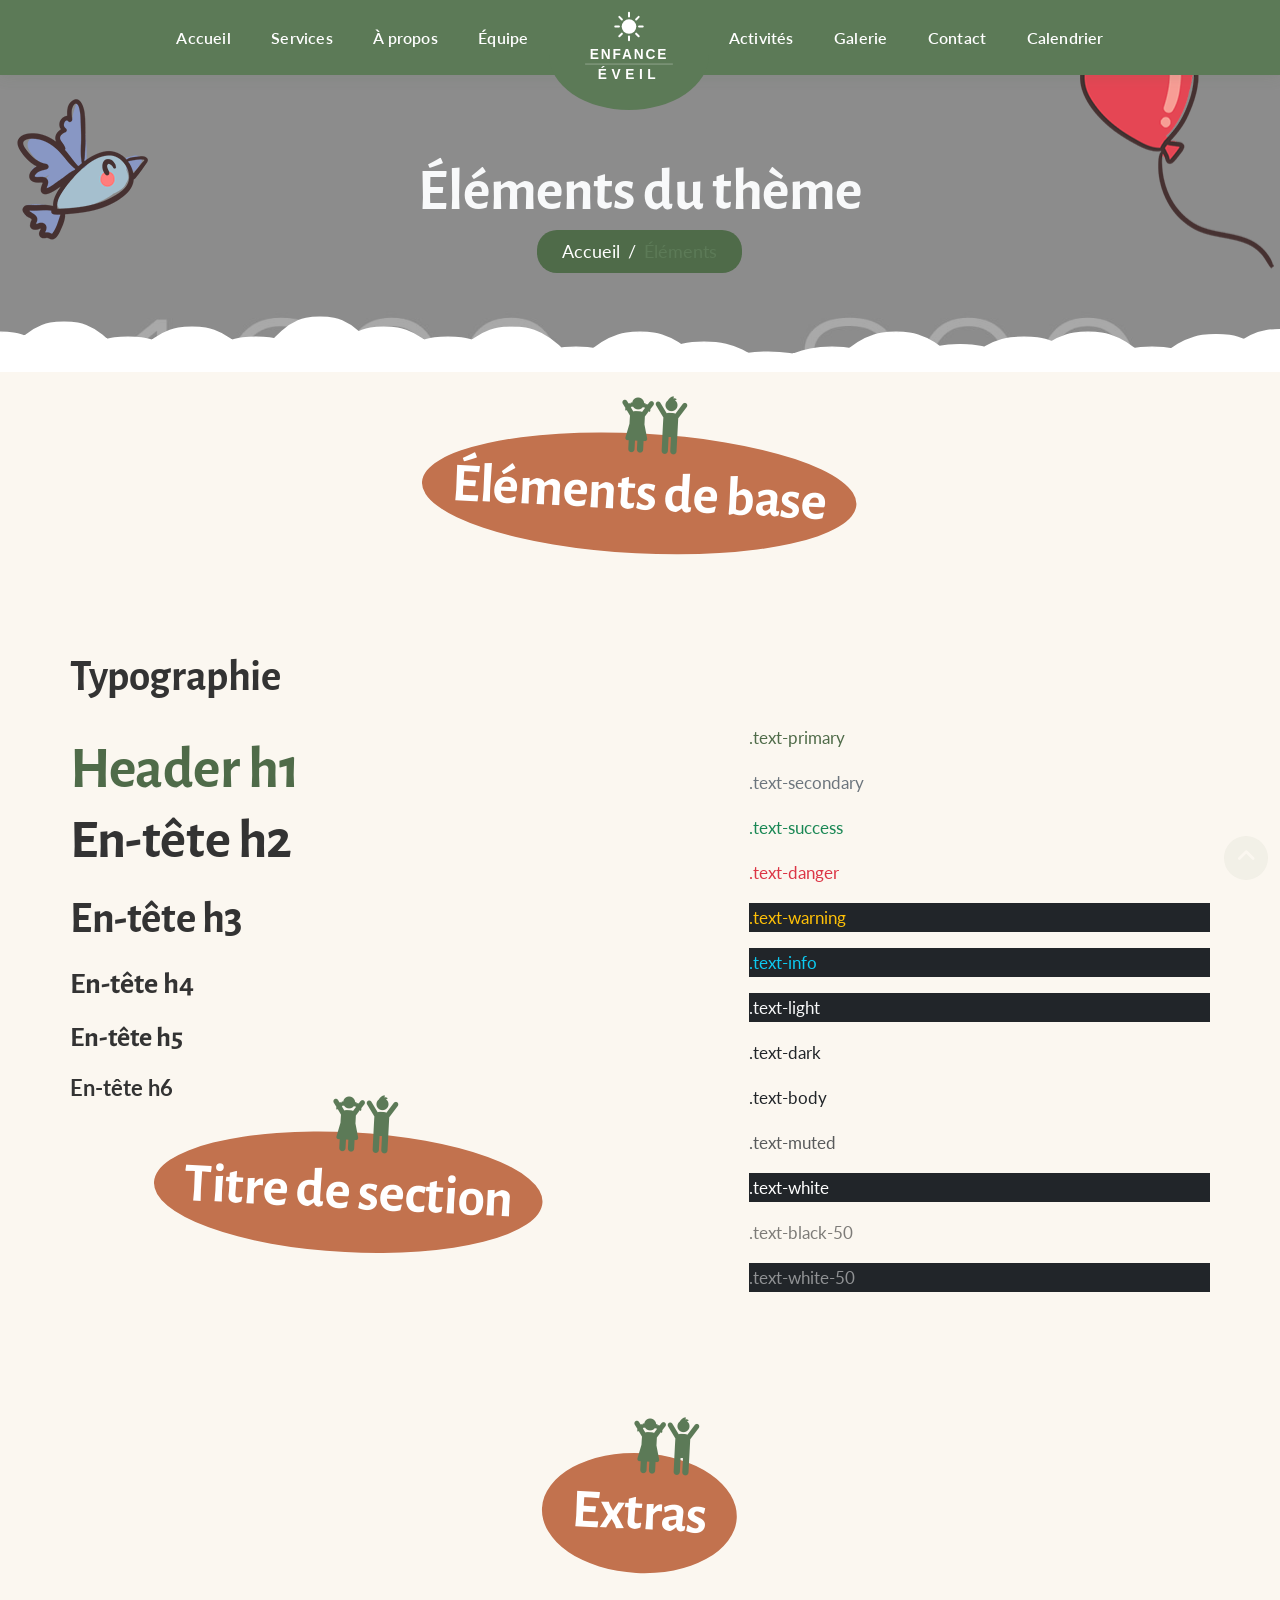
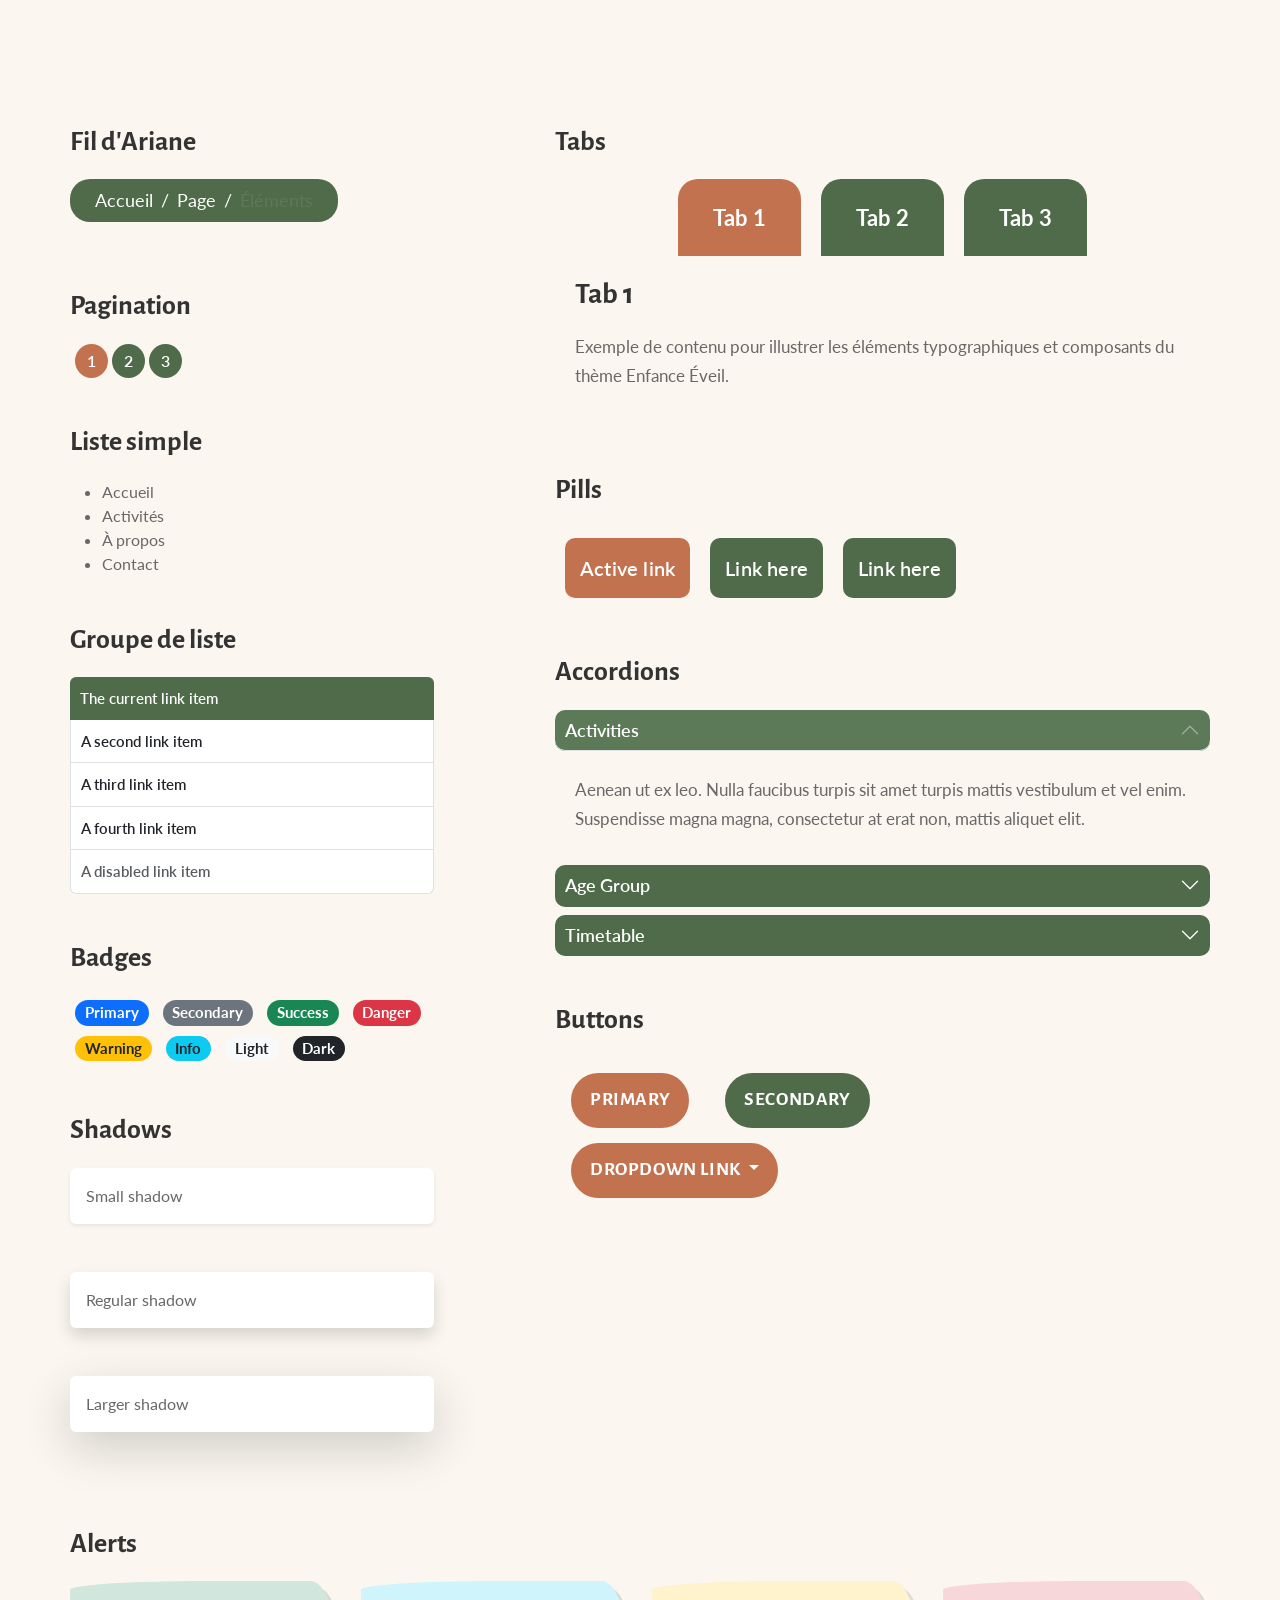
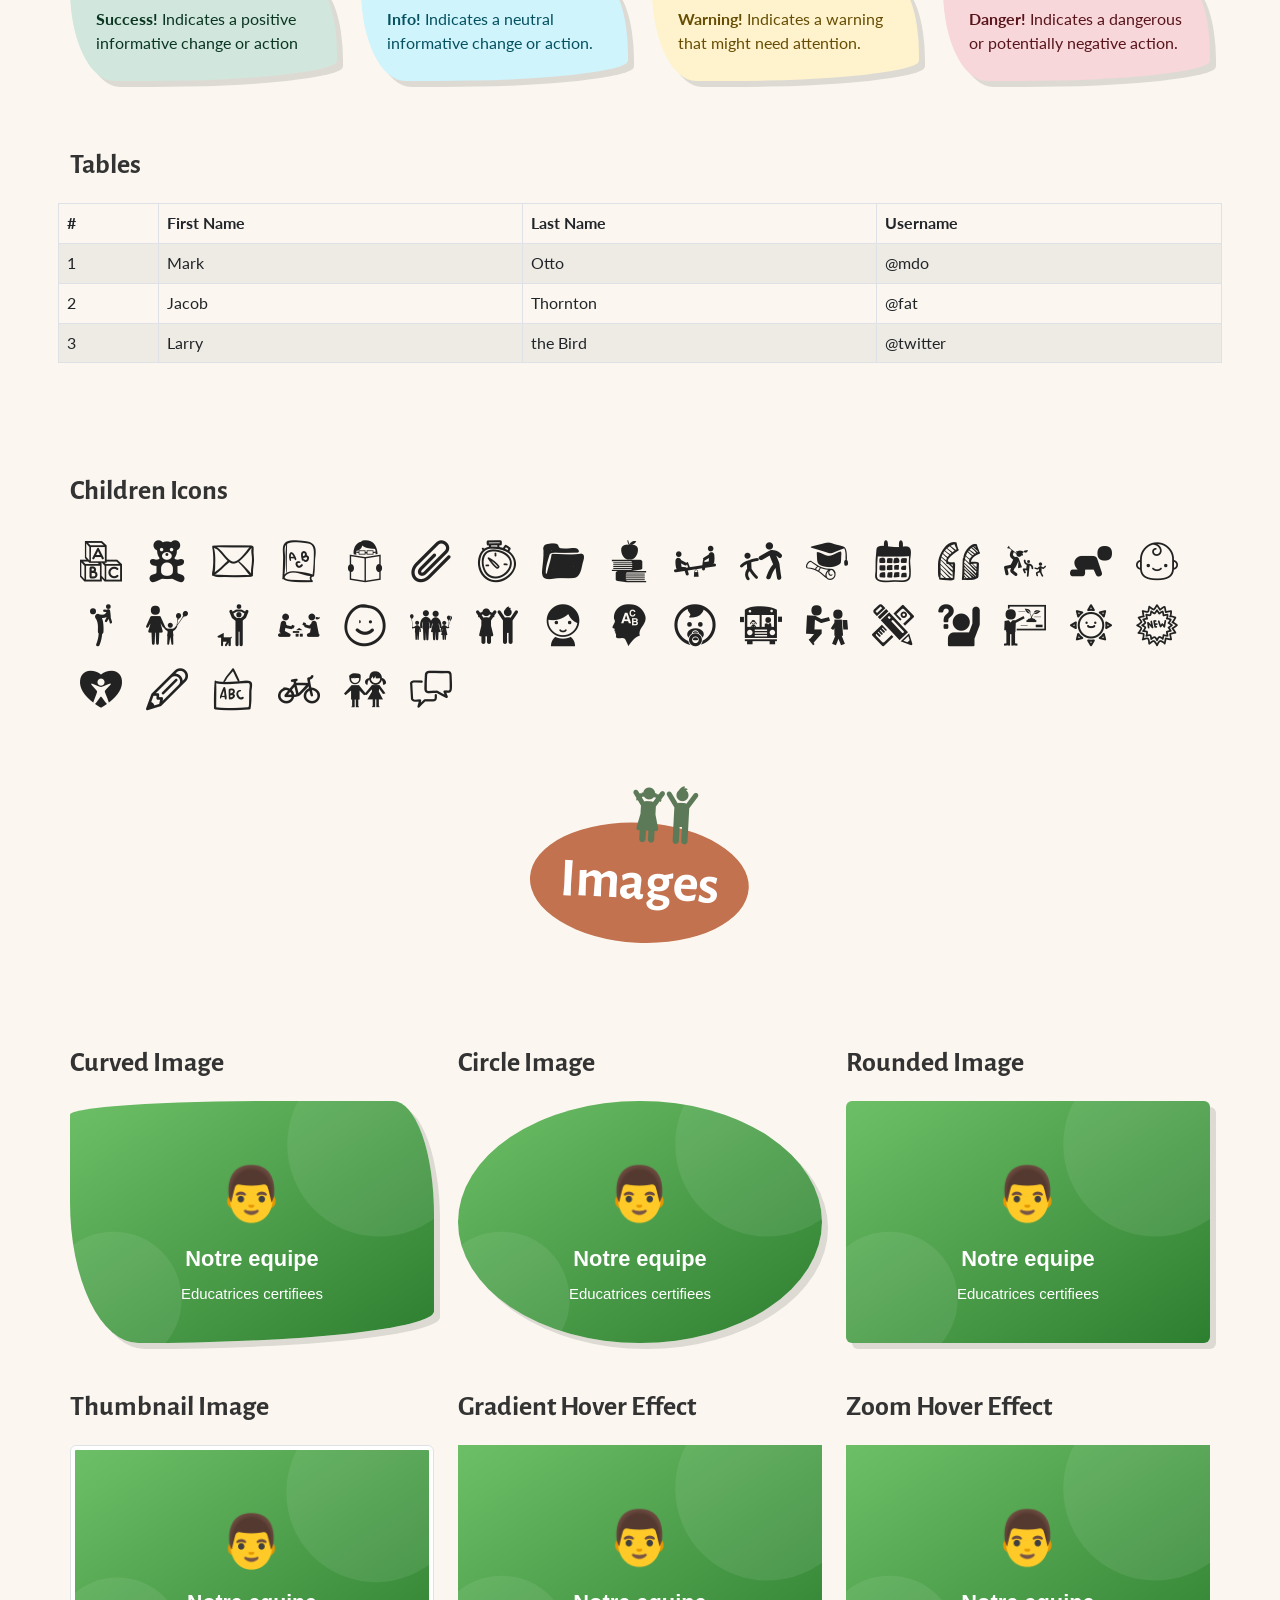
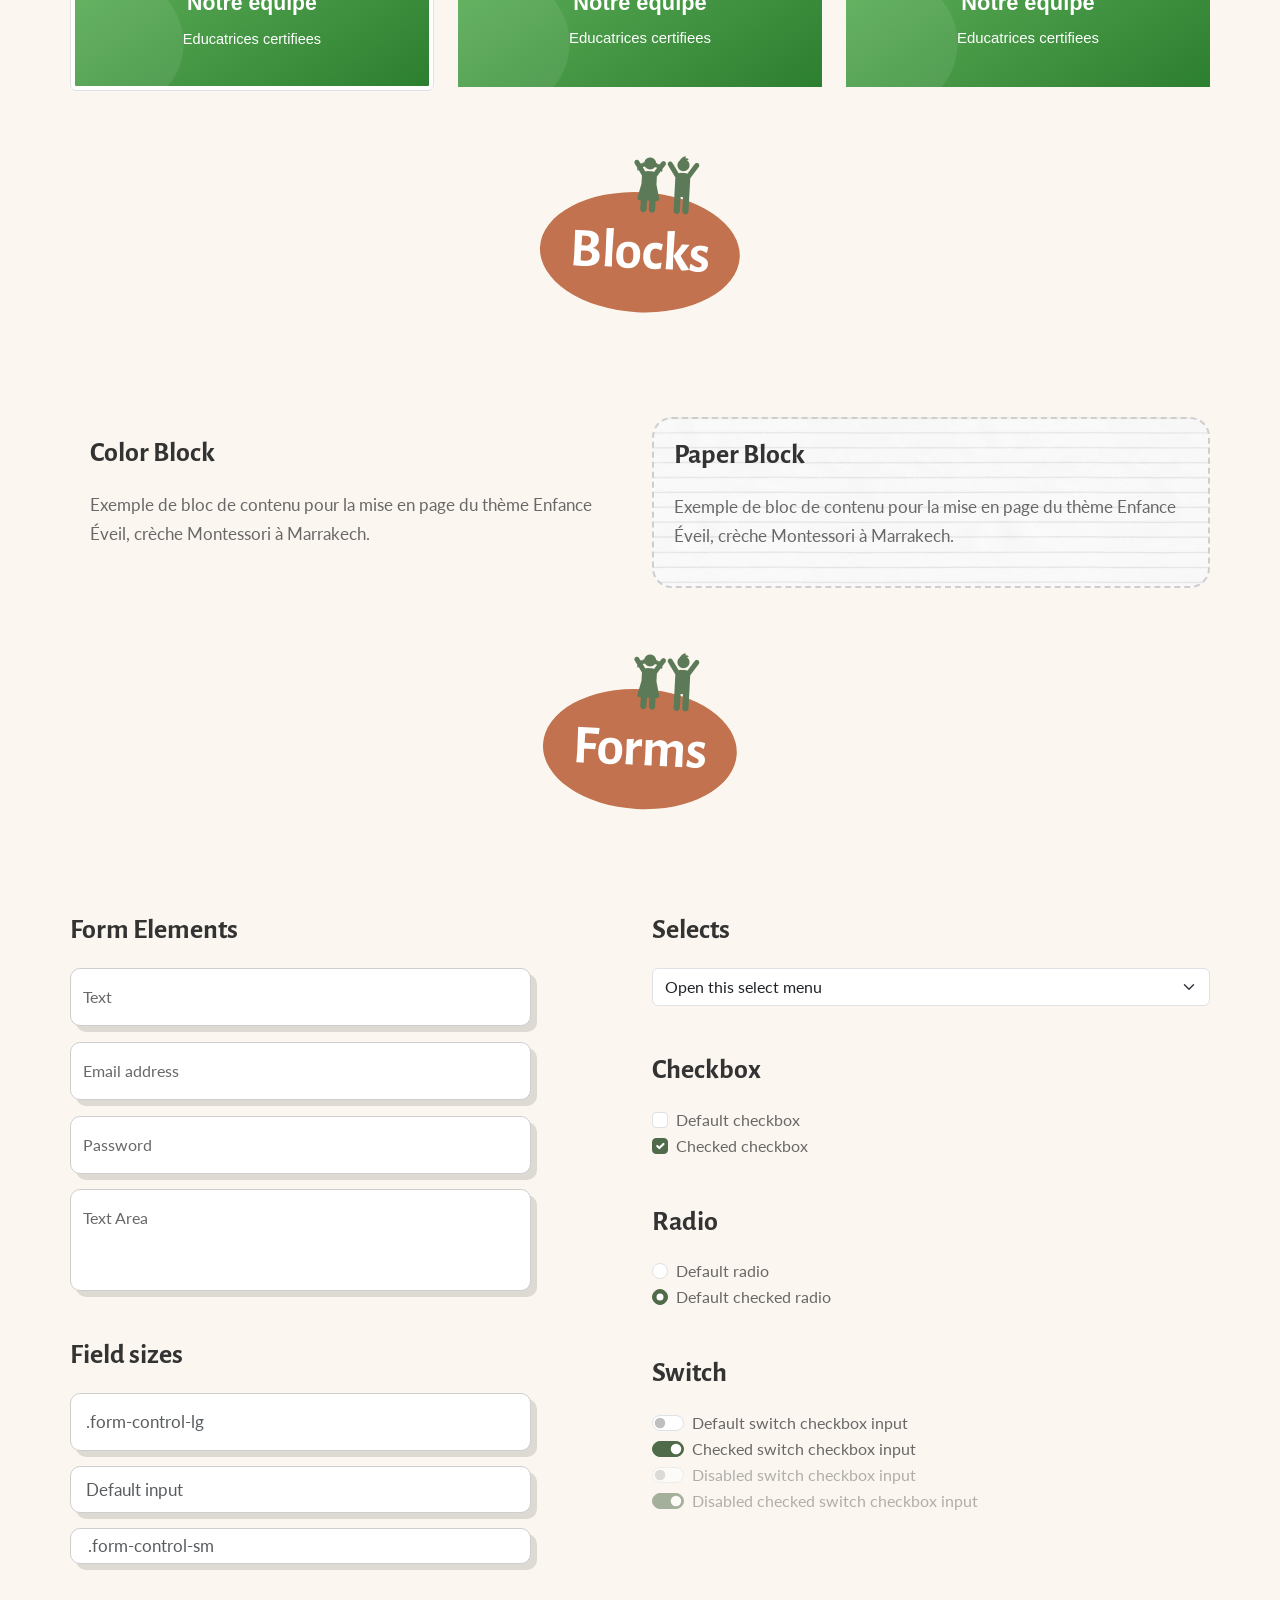
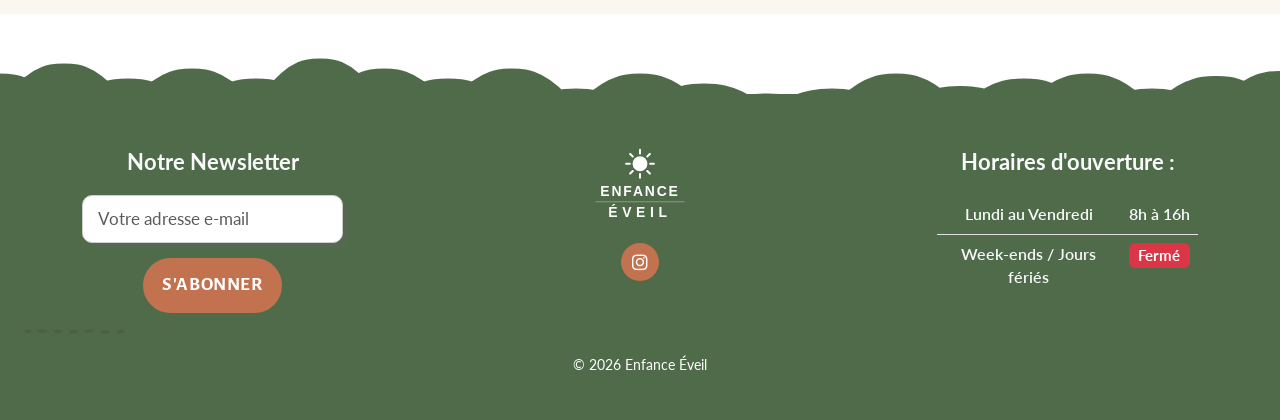
<file: elements-page.html>
﻿<!DOCTYPE html>
<html lang="fr">
   <head>
      <meta charset="utf-8">
      <!--[if IE]>
      <meta http-equiv="X-UA-Compatible" content="IE=edge">
      <![endif]-->
      <meta name="viewport" content="width=device-width, initial-scale=1, maximum-scale=1">
      <!-- SEO -->
      <title>Nos services | Enfance Éveil – Crèche Montessori Marrakech</title>
      <meta name="description" content="Découvrez tous les services d'Enfance Éveil : crèche, école maternelle Montessori, éveil sensoriel et développement cognitif à Marrakech, quartier Targa.">
      <meta name="keywords" content="services crèche Marrakech, Montessori Marrakech, éveil sensoriel, maternelle Targa, garde enfant Marrakech">
      <meta name="author" content="Enfance Éveil">
      <meta name="robots" content="index, follow">
      <link rel="canonical" href="https://www.enfance-eveil.ma/elements-page.html">
      <!-- Open Graph -->
      <meta property="og:type" content="website">
      <meta property="og:url" content="https://www.enfance-eveil.ma/elements-page.html">
      <meta property="og:title" content="Nos services | Enfance Éveil – Crèche Montessori Marrakech">
      <meta property="og:description" content="Crèche, école maternelle Montessori, éveil sensoriel et développement cognitif à Marrakech.">
      <meta property="og:image" content="https://www.enfance-eveil.ma/img/logo.svg">
      <meta property="og:locale" content="fr_MA">
      <meta property="og:site_name" content="Enfance Éveil">
      <!--[if lt IE 9]>
      <script src="js/respond.js"></script>
      <![endif]-->
      <!-- Bootstrap Core CSS -->
      <link href="css/bootstrap.css" rel="stylesheet" type="text/css">
      <!-- Icon fonts -->
      <link href="fonts/fontawesome/css/all.min.css" rel="stylesheet" type="text/css">
      <link href="fonts/flaticons/flaticon.css" rel="stylesheet" type="text/css">
      <!-- Google fonts -->
      <link href='https://fonts.googleapis.com/css?family=Lato:400,700,800%7CAlegreya+Sans:700,900' rel='stylesheet' type='text/css'>
      <!-- Theme CSS -->
      <link href="css/style.css" rel="stylesheet">
      <!-- Color Style CSS -->
      <link href="styles/maincolors.css" rel="stylesheet">
      <!-- Plugins -->
      <link rel="stylesheet" href="css/plugins.css">
      <!-- Favicons-->
      
      
      <link rel="shortcut icon" href="favicon.svg" type="image/svg+xml">
   </head>
   <!-- Page width 'Boxed' of 'Full' -->
   <body id="page-top" class="full">
      <!-- Preloader-->
      <div id="preloader">
         <div class="preloader">
            <span></span>
            <span></span>
            <span></span>
            <span></span>
            <span></span>
         </div>
      </div>
      <!-- Navbar -->
      <nav class="navbar navbar-expand-xl fixed-top">
         <div class="container">
            <!-- Logo mobile-->
            <a class="navbar-brand-small page-scroll my-auto d-xl-none" href="/">
            <img src="img/logo.svg"  alt="">
            </a>
            <div class="justify-content-lg-end">
               <!-- hamburger menu -->
               <button class="navbar-toggler" type="button" data-bs-toggle="collapse" data-bs-target="#nav-enfance-eveil" aria-controls="nav-enfance-eveil" aria-expanded="false" aria-label="Toggle navigation">
               <i class="fa fa-bars" aria-hidden="true"></i>
               </button>
            </div>
            <div class="collapse navbar-collapse" id="nav-enfance-eveil">
               <ul class="navbar-nav mx-auto">
                  <li class="nav-item home">
                     <a class="nav-link" href="index.html#page-top">Accueil</a>
                  </li>
                  <li class="nav-item ">
                     <a class="nav-link" href="index.html#services">Services</a>
                  </li>
                  <li class="nav-item">
                     <a class="nav-link" href="index.html#about">À propos</a>
                  </li>
                  <li class="nav-item">
                     <a class="nav-link" href="index.html#team">Équipe</a>
                  </li>
                  <!--desktop logo -->
                  <li class="nav-item d-none d-xl-block navbar-brand-centered ">
                     <a href="index.html#page-top">
                     <img src="img/logo.svg"  alt="">
                     </a>
                  </li>
                  <!--/desktop logo -->
                  <li class="nav-item">
                     <a class="nav-link" href="index.html#activities">Activités</a>
                  </li>
                  <li class="nav-item">
                     <a class="nav-link" href="index.html#gallery">Galerie</a>
                  </li>
                  <li class="nav-item">
                     <a class="nav-link" href="index.html#contact">Contact</a>
                  </li>
                  <li class="nav-item">
                     <a class="nav-link" href="calendar-page.html">Calendrier</a>
                  </li>
               </ul>
               <!--/navbar-nav -->
            </div>
            <!--/collapse -->
         </div>
         <!--/container -->
      </nav>
      <!--/navbar ends-->
      <div class="blog jumbotron">
         <div class="container">
            <div class="col-lg-6 col-centered text-center">
               <h1 class="text-light">Éléments du thème</h1>
               <!-- Breadcrumb -->
               <nav aria-label="breadcrumb">
                  <ol class="breadcrumb">
                     <li class="breadcrumb-item"><a href="index.html">Accueil</a></li>
                     <li class="breadcrumb-item active" aria-current="page">Éléments</li>
                  </ol>
               </nav>
               <!-- /breadcrumb -->
            </div>
         </div>
         <!-- /.container -->
      </div>
      <!-- /jumbotron -->
      <!-- Clouds SVG Divider -->
      <svg id="deco-clouds2" class="head d-none d-md-block" xmlns="http://www.w3.org/2000/svg" version="1.1" width="100%" height="100" viewBox="0 0 100 100" preserveAspectRatio="none">
         <path d="M-5 100 Q 0 20 5 100 Z
            M0 100 Q 5 0 10 100
            M5 100 Q 10 30 15 100
            M10 100 Q 15 10 20 100
            M15 100 Q 20 30 25 100
            M20 100 Q 25 -10 30 100
            M25 100 Q 30 10 35 100
            M30 100 Q 35 30 40 100
            M35 100 Q 40 10 45 100
            M40 100 Q 45 50 50 100
            M45 100 Q 50 20 55 100
            M50 100 Q 55 40 60 100
            M55 100 Q 60 60 65 100
            M60 100 Q 65 50 70 100
            M65 100 Q 70 20 75 100
            M70 100 Q 75 45 80 100
            M75 100 Q 80 30 85 100
            M80 100 Q 85 20 90 100
            M85 100 Q 90 50 95 100
            M90 100 Q 95 25 100 100
            M95 100 Q 100 15 105 100 Z">
         </path>
      </svg>
      <!-- Parallax objects -->
      <div class="blog-object1 d-none d-lg-block" data-0="opacity:1;"
         data-start="transform:translatey(0%);"
         data-top="transform:translatey(-80%);">
         <!-- Image -->
         <img src="img/blogobject1.png" alt="">
      </div>
      <div class="blog-object2 d-none d-lg-block" data-0="opacity:1;"
         data-start="transform:translatey(0%);"
         data-top="transform:translatey(-80%);">
         <!-- Image -->
         <img src="img/blogobject2.png" alt="">
      </div>
      <div id="page" class="container">
         <!-- Extras -->
         <div class="col-lg-12">
            <!-- Basic elements -->
            <div class="section-heading">
               <h2>Éléments de base</h2>
            </div>
            <!-- /page-header -->
            <div class="row">
               <div class="col-lg-12">
                  <!-- Typography -->
                  <h3 class="subheader">Typographie</h3>
                  <div class="row">
                     <div class="col-lg-6">
                        <h1>Header h1</h1>
                        <h2>En-tête h2</h2>
                        <h3>En-tête h3</h3>
                        <h4>En-tête h4</h4>
                        <h5>En-tête h5</h5>
                        <h6>En-tête h6</h6>
                        <div class="section-heading">
                           <h2>Titre de section</h2>
                        </div>
                     </div>
                     <div class="col-lg-5 offset-lg-1">
                        <p class="text-primary">.text-primary</p>
                        <p class="text-secondary">.text-secondary</p>
                        <p class="text-success">.text-success</p>
                        <p class="text-danger">.text-danger</p>
                        <p class="text-warning bg-dark">.text-warning</p>
                        <p class="text-info bg-dark">.text-info</p>
                        <p class="text-light bg-dark">.text-light</p>
                        <p class="text-dark">.text-dark</p>
                        <p class="text-body">.text-body</p>
                        <p class="text-muted">.text-muted</p>
                        <p class="text-white bg-dark">.text-white</p>
                        <p class="text-black-50">.text-black-50</p>
                        <p class="text-white-50 bg-dark">.text-white-50</p>
                     </div>
                  </div>
                  <!-- /row-->				
               </div>
               <!-- /col-->
            </div>
            <!--/row-->
            <div class="row mt-5">
               <div class="section-heading mt-5">
                  <h2>Extras</h2>
               </div>
               <div class="col-lg-4">
                  <h5 class="mt-5">Fil d'Ariane</h5>
                  <!-- breadcrumb -->
                  <nav aria-label="breadcrumb">
                     <ol class="breadcrumb">
                        <li class="breadcrumb-item"><a href="index.html">Accueil</a></li>
                        <li class="breadcrumb-item"><a  href="#">Page</a></li>
                        <li class="breadcrumb-item active" aria-current="page">Éléments</li>
                     </ol>
                  </nav>
                  <!-- /breadcrumb -->
                  <!-- Pagination -->
                  <h5 class="mt-5">Pagination</h5>
                  <nav aria-label="Page navigation example">
                     <ul class="pagination">
                        <li class="page-item active"><a class="page-link" href="#">1</a></li>
                        <li class="page-item"><a class="page-link" href="#">2</a></li>
                        <li class="page-item"><a class="page-link" href="#">3</a></li>
                     </ul>
                  </nav>
                  <!-- Lists -->
                  <h5 class="mt-5">Liste simple</h5>
                  <ul>
                     <li>Accueil</li>
                     <li>Activités</li>
                     <li>À propos</li>
                     <li>Contact</li>
                  </ul>
                  <!--List Group-->
                  <h5 class="mt-5">Groupe de liste</h5>
                  <div class="list-group">
                     <a href="#" class="list-group-item list-group-item-action active" aria-current="true">
                     The current link item
                     </a>
                     <a href="#" class="list-group-item list-group-item-action">A second link item</a>
                     <a href="#" class="list-group-item list-group-item-action">A third link item</a>
                     <a href="#" class="list-group-item list-group-item-action">A fourth link item</a>
                     <a href="#" class="list-group-item list-group-item-action disabled" tabindex="-1">A disabled link item</a>
                  </div>
                  <h5 class="mt-5">Badges</h5>
                  <span class="badge rounded-pill bg-primary">Primary</span>
                  <span class="badge rounded-pill bg-secondary">Secondary</span>
                  <span class="badge rounded-pill bg-success">Success</span>
                  <span class="badge rounded-pill bg-danger">Danger</span>
                  <span class="badge rounded-pill bg-warning text-dark">Warning</span>
                  <span class="badge rounded-pill bg-info text-dark">Info</span>
                  <span class="badge rounded-pill bg-light text-dark">Light</span>
                  <span class="badge rounded-pill bg-dark">Dark</span>
                  <!--/col-md-2 -->							 
                  <!--Shadows -->
                  <h5 class="mt-5">Shadows</h5>
                  <div class="shadow-sm p-3 mb-5 bg-body rounded">Small shadow</div>
                  <div class="shadow p-3 mb-5 bg-body rounded">Regular shadow</div>
                  <div class="shadow-lg p-3 mb-5 bg-body rounded">Larger shadow</div>
               </div>
               <!-- /col-md-4 -->
               <div class="col-lg-7 offset-lg-1">
                  <!-- Tabs -->
                  <h5 class="mt-5">Tabs</h5>
                  <!--nav tabs -->
                  <ul class="nav nav-tabs justify-content-center" id="pills-tab" role="tablist">
                     <li class="nav-item" role="presentation">
                        <button class="nav-link active" id="pills-1-tab" data-bs-toggle="pill" data-bs-target="#pills-1" type="button" role="tab"  aria-selected="true">Tab 1</button>
                     </li>
                     <!--/nav-item -->
                     <li class="nav-item" role="presentation">
                        <button class="nav-link" id="pills-2-tab" data-bs-toggle="pill" data-bs-target="#pills-2" type="button" role="tab"  aria-selected="false">Tab 2</button>
                     </li>
                     <!--/nav-item -->
                     <li class="nav-item" role="presentation">
                        <button class="nav-link" id="pills-3-tab" data-bs-toggle="pill" data-bs-target="#pills-3" type="button" role="tab" aria-selected="false">Tab 3</button>
                     </li>
                     <!--/nav-item -->
                  </ul>
                  <!--/nav-tabs -->
                  <div class="tab-content color_block" id="pills-tabContent">
                     <div class="tab-pane  show active" id="pills-1" role="tabpanel" aria-labelledby="pills-1-tab">
                        <h4>Tab 1</h4>
                        <p>Exemple de contenu pour illustrer les éléments typographiques et composants du thème Enfance Éveil.</p>
                     </div>
                     <!--/tab-pane -->
                     <div class="tab-pane " id="pills-2" role="tabpanel" aria-labelledby="pills-2-tab">
                        <h4>Tab 2</h4>
                        <p>Contenu de démonstration.</p>
                        <p>Exemple de mise en page avec onglets et contenu structuré.</p>
                     </div>
                     <!--/tab-pane -->
                     <div class="tab-pane" id="pills-3" role="tabpanel" aria-labelledby="pills-3-tab">
                        <h4>Tab 3</h4>
                        <p>Exemple de contenu pour illustrer les éléments typographiques et composants du thème Enfance Éveil.</p>
                     </div>
                     <!--/tab-pane -->
                  </div>
                  <!--/tab-content -->
                  <!-- Pills -->
                  <h5 class="mt-5">Pills</h5>
                  <ul class="nav nav-pills">
                     <li class="nav-item">
                        <a class="nav-link active" aria-current="page" href="#">Active link</a>
                     </li>
                     <li class="nav-item">
                        <a class="nav-link" href="#">Link here</a>
                     </li>
                     <li class="nav-item">
                        <a class="nav-link" href="#">Link here</a>
                     </li>
                  </ul>
                  <!-- Accordions -->
                  <h5 class="mt-5">Accordions</h5>
                  <div class="accordion" id="accordionExample">
                     <!--accordion item -->
                     <div class="accordion-item">
                        <h4 class="accordion-header" id="headingOne">
                           <button class="accordion-button" type="button" data-bs-toggle="collapse" data-bs-target="#collapseOne" aria-expanded="true" aria-controls="collapseOne">
                           Activities
                           </button>
                        </h4>
                        <div id="collapseOne" class="accordion-collapse collapse show" aria-labelledby="headingOne" data-bs-parent="#accordionExample">
                           <div class="accordion-body">
                              <p>Aenean ut ex leo. Nulla faucibus turpis sit amet turpis mattis vestibulum et vel enim. Suspendisse magna magna, consectetur at erat non, mattis aliquet elit. </p>
                           </div>
                        </div>
                     </div>
                     <!--accordion item -->
                     <div class="accordion-item">
                        <h4 class="accordion-header" id="headingTwo">
                           <button class="accordion-button collapsed" type="button" data-bs-toggle="collapse" data-bs-target="#collapseTwo" aria-expanded="false" aria-controls="collapseTwo">
                           Age Group
                           </button>
                        </h4>
                        <div id="collapseTwo" class="accordion-collapse collapse" aria-labelledby="headingTwo" data-bs-parent="#accordionExample">
                           <div class="accordion-body">
                              <p>Vivamus finibus lorem diam, sit amet facilisis tellus placerat Aliquam porttitor ut lectus eget imperdiet. Aenean ut ex leo. Nulla faucibus turpis sit amet turpis mattis vestibulum et vel enim. Suspendisse magna magna, consectetur at erat non, mattis aliquet elit. </p>
                              <p>Fusce at nibh lacinia orci dictum euismod. Praesent vel nisl in quam commodo tristique.
                              </p>
                           </div>
                        </div>
                     </div>
                     <!--accordion item -->
                     <div class="accordion-item">
                        <h4 class="accordion-header" id="headingThree">
                           <button class="accordion-button collapsed" type="button" data-bs-toggle="collapse" data-bs-target="#collapseThree" aria-expanded="false" aria-controls="collapseTwo">
                           Timetable
                           </button>
                        </h4>
                        <div id="collapseThree" class="accordion-collapse collapse" aria-labelledby="headingTwo" data-bs-parent="#accordionExample">
                           <div class="accordion-body">
                              <p>Vivamus finibus lorem diam, sit amet facilisis tellus placerat Aliquam porttitor ut lectus eget imperdiet. Aenean ut ex leo. Nulla faucibus turpis sit amet turpis mattis vestibulum et vel enim. Suspendisse magna magna, consectetur at erat non, mattis aliquet elit. </p>
                              <p>Fusce at nibh lacinia orci dictum euismod. Praesent vel nisl in quam commodo tristique.
                              </p>
                           </div>
                        </div>
                     </div>
                     <!--/accordion item -->
                  </div>
                  <!--/accordion -->
                  <!-- buttons -->
                  <h5 class="mt-5">Buttons</h5>
                  <a href="#" class="btn btn-primary">Primary</a>
                  <a href="#" class="btn btn-secondary">Secondary</a>								 
                  <div class="dropdown">
                     <a class="btn btn-primary dropdown-toggle" href="#" role="button" id="dropdownMenuLink" data-bs-toggle="dropdown" aria-expanded="false">
                     Dropdown link
                     </a>
                     <ul class="dropdown-menu" aria-labelledby="dropdownMenuLink">
                        <li><a class="dropdown-item" href="#">Action</a></li>
                        <li><a class="dropdown-item" href="#">Another action</a></li>
                        <li><a class="dropdown-item" href="#">Something else here</a></li>
                     </ul>
                  </div>
               </div>
               <!-- /col-lg- -->
            </div>
            <!--/row-->
            <div class="row">
               <!--Alerts -->
               <h5 class="mt-5">Alerts</h5>
               <div class="col-lg-3">
                  <!-- Closeable Alert -->
                  <div class="alert alert-success">
                     <strong>Success!</strong> Indicates a positive informative change or action
                  </div>
               </div>
               <div class="col-lg-3">
                  <!-- Alert Info -->
                  <div class="alert alert-info">
                     <strong>Info!</strong> Indicates a neutral informative change or action.
                  </div>
               </div>
               <div class="col-lg-3">
                  <!-- Warning Alert -->
                  <div class="alert alert-warning">
                     <strong>Warning!</strong> Indicates a warning that might need attention.
                  </div>
               </div>
               <div class="col-lg-3">
                  <!-- Danger Alert -->
                  <div class="alert alert-danger">
                     <strong>Danger!</strong> Indicates a dangerous or potentially negative action.
                  </div>
               </div>
            </div>
            <!--/row-->
            <div class="row">
               <!-- Tables -->
               <h5 class="mt-5">Tables</h5>
               <table class="table table-bordered table-striped table-hover">
                  <thead>
                     <tr>
                        <th>#</th>
                        <th>First Name</th>
                        <th>Last Name</th>
                        <th>Username</th>
                     </tr>
                  </thead>
                  <tbody>
                     <tr>
                        <td>1</td>
                        <td>Mark</td>
                        <td>Otto</td>
                        <td>@mdo</td>
                     </tr>
                     <tr>
                        <td>2</td>
                        <td>Jacob</td>
                        <td>Thornton</td>
                        <td>@fat</td>
                     </tr>
                     <tr>
                        <td>3</td>
                        <td>Larry</td>
                        <td>the Bird</td>
                        <td>@twitter</td>
                     </tr>
                  </tbody>
               </table>
            </div>
            <!-- /row -->
            <div class="row">
               <div class="col-lg-12 mt-5">
                  <!-- Children Icons -->
                  <h5 class="mt-5">Children Icons</h5>
                  <div class="glyph">
                     <div class="glyph-icon flaticon-enfance-eveil"></div>
                  </div>
                  <div class="glyph">
                     <div class="glyph-icon flaticon-animals"></div>
                  </div>
                  <div class="glyph">
                     <div class="glyph-icon flaticon-back"></div>
                  </div>
                  <div class="glyph">
                     <div class="glyph-icon flaticon-book"></div>
                  </div>
                  <div class="glyph">
                     <div class="glyph-icon flaticon-book-1"></div>
                  </div>
                  <div class="glyph">
                     <div class="glyph-icon flaticon-clip"></div>
                  </div>
                  <div class="glyph">
                     <div class="glyph-icon flaticon-clock"></div>
                  </div>
                  <div class="glyph">
                     <div class="glyph-icon flaticon-folder"></div>
                  </div>
                  <div class="glyph">
                     <div class="glyph-icon flaticon-fruit"></div>
                  </div>
                  <div class="glyph">
                     <div class="glyph-icon flaticon-game"></div>
                  </div>
                  <div class="glyph">
                     <div class="glyph-icon flaticon-gestures"></div>
                  </div>
                  <div class="glyph">
                     <div class="glyph-icon flaticon-hat"></div>
                  </div>
                  <div class="glyph">
                     <div class="glyph-icon flaticon-interface"></div>
                  </div>
                  <div class="glyph">
                     <div class="glyph-icon flaticon-left"></div>
                  </div>
                  <div class="glyph">
                     <div class="glyph-icon flaticon-music"></div>
                  </div>
                  <div class="glyph">
                     <div class="glyph-icon flaticon-people"></div>
                  </div>
                  <div class="glyph">
                     <div class="glyph-icon flaticon-people-1"></div>
                  </div>
                  <div class="glyph">
                     <div class="glyph-icon flaticon-people-2"></div>
                  </div>
                  <div class="glyph">
                     <div class="glyph-icon flaticon-people-3"></div>
                  </div>
                  <div class="glyph">
                     <div class="glyph-icon flaticon-people-4"></div>
                  </div>
                  <div class="glyph">
                     <div class="glyph-icon flaticon-people-5"></div>
                  </div>
                  <div class="glyph">
                     <div class="glyph-icon flaticon-people-6"></div>
                  </div>
                  <div class="glyph">
                     <div class="glyph-icon flaticon-people-7"></div>
                  </div>
                  <div class="glyph">
                     <div class="glyph-icon flaticon-people-8"></div>
                  </div>
                  <div class="glyph">
                     <div class="glyph-icon flaticon-people-9"></div>
                  </div>
                  <div class="glyph">
                     <div class="glyph-icon flaticon-person"></div>
                  </div>
                  <div class="glyph">
                     <div class="glyph-icon flaticon-person-1"></div>
                  </div>
                  <div class="glyph">
                     <div class="glyph-icon flaticon-school"></div>
                  </div>
                  <div class="glyph">
                     <div class="glyph-icon flaticon-school-1"></div>
                  </div>
                  <div class="glyph">
                     <div class="glyph-icon flaticon-school-2"></div>
                  </div>
                  <div class="glyph">
                     <div class="glyph-icon flaticon-school-3"></div>
                  </div>
                  <div class="glyph">
                     <div class="glyph-icon flaticon-school-4"></div>
                  </div>
                  <div class="glyph">
                     <div class="glyph-icon flaticon-smile"></div>
                  </div>
                  <div class="glyph">
                     <div class="glyph-icon flaticon-symbol"></div>
                  </div>
                  <div class="glyph">
                     <div class="glyph-icon flaticon-symbols"></div>
                  </div>
                  <div class="glyph">
                     <div class="glyph-icon flaticon-tool"></div>
                  </div>
                  <div class="glyph">
                     <div class="glyph-icon flaticon-tool-1"></div>
                  </div>
                  <div class="glyph">
                     <div class="glyph-icon flaticon-transport"></div>
                  </div>
                  <div class="glyph">
                     <div class="glyph-icon flaticon-two"></div>
                  </div>
                  <div class="glyph">
                     <div class="glyph-icon flaticon-two-1"></div>
                  </div>
               </div>
            </div>
            <!-- /row -->
         </div>
         <!-- /col-lg-12 -->
         <!-- IMAGES -->
         <div class="row  mt-5">
            <div class="section-heading mt-5">
               <h2>Images</h2>
            </div>
            <div class="col-lg-4 col-md-4">
               <!-- Curved image -->
               <h5>Curved Image</h5>
               <img src="img/teammain.svg" class="img-curved img-fluid" alt="">
            </div>
            <div class="col-lg-4 col-md-4">
               <!-- Circle image -->
               <h5>Circle Image</h5>
               <img src="img/teammain.svg" class="rounded-circle img-fluid" alt="">
            </div>
            <div class="col-lg-4 col-md-4">
               <!-- Rounded image -->
               <h5>Rounded Image</h5>
               <img src="img/teammain.svg" class="rounded img-fluid" alt="">
            </div>
         </div>
         <div class="row">
            <div class="col-lg-4 col-md-4">
               <!-- rounded image -->
               <h5 class="mt-5">Thumbnail Image</h5>
               <img src="img/teammain.svg" class="img-thumbnail img-fluid" alt="">
            </div>
            <div class="col-lg-4 col-md-4">
               <!-- Gradient Hover  image -->
               <h5 class="mt-5">Gradient Hover Effect</h5>
               <div class="img-effect">
                  <img src="img/teammain.svg" class="img-fluid" alt="">
               </div>
            </div>
            <div class="col-lg-4 col-md-4">
               <!-- Zoom Hover  image -->
               <h5 class="mt-5">Zoom Hover Effect</h5>
               <div class="img-effect no-grad">
                  <img src="img/teammain.svg" class="img-fluid" alt="">
               </div>
            </div>
         </div>
         <!--/row -->
         <!-- BLOCKS -->
         <div class="row mt-5">
            <div class="section-heading mt-5">
               <h2>Blocks</h2>
            </div>
            <div class="col-lg-6 col-md-6">
               <!-- Color Block -->                  
               <div class="color_block">
                  <h5>Color Block</h5>
                  <p>Exemple de bloc de contenu pour la mise en page du thème Enfance Éveil, crèche Montessori à Marrakech. 
                  </p>
               </div>
            </div>
            <div class="col-lg-6 col-md-6 res-margin">
               <!-- Paper Block -->                  
               <div class="paper_block">
                  <h5>Paper Block</h5>
                  <p>Exemple de bloc de contenu pour la mise en page du thème Enfance Éveil, crèche Montessori à Marrakech. 
                  </p>
               </div>
            </div>
         </div>
         <!-- /row -->
		     <div class="row mt-5">
       <div class="section-heading mt-5">
         <h2>Forms</h2>
      </div>
      <div class="col-lg-5 col-md-12">
         <!-- Forms -->
         <h5>Form Elements</h5>
         <div class="form-floating mb-3">
            <input type="text" class="form-control" id="floatingInput" placeholder="text">
            <label for="floatingInput">Text</label>
         </div>
         <div class="form-floating mb-3">
            <input type="email" class="form-control" id="floatingInput2" placeholder="name@example.com">
            <label for="floatingInput2">Email address</label>
         </div>
         <div class="form-floating">
            <input type="password" class="form-control" id="floatingPassword" placeholder="Password">
            <label for="floatingPassword">Password</label>
         </div>
         <div class="form-floating mt-2">
            <textarea class="form-control" placeholder="Leave a comment here" id="floatingTextarea"></textarea>
            <label for="floatingTextarea">Text Area</label>
         </div>
         <!-- Forms -->
         <h5 class="mt-5">Field sizes</h5>
         <input class="form-control form-control-lg" type="text" placeholder=".form-control-lg" aria-label=".form-control-lg example">
         <input class="form-control" type="text" placeholder="Default input" aria-label="default input example">
         <input class="form-control form-control-sm" type="text" placeholder=".form-control-sm" aria-label=".form-control-sm example">
      </div>
      <!--/col-lg-6-->
      <div class="offset-lg-1 col-lg-6">
         <!-- selects-->
         <h5>Selects</h5>
         <select class="form-select" aria-label="Default select example">
            <option selected>Open this select menu</option>
            <option value="1">One</option>
            <option value="2">Two</option>
            <option value="3">Three</option>
         </select>
         <h5 class="mt-5">Checkbox</h5>
         <div class="form-check">
            <input class="form-check-input" type="checkbox" value="" id="flexCheckDefault">
            <label class="form-check-label" for="flexCheckDefault">
            Default checkbox
            </label>
         </div>
         <div class="form-check">
            <input class="form-check-input" type="checkbox" value="" id="flexCheckChecked" checked>
            <label class="form-check-label" for="flexCheckChecked">
            Checked checkbox
            </label>
         </div>
         <h5 class="mt-5">Radio</h5>
         <div class="form-check">
            <input class="form-check-input" type="radio" name="flexRadioDefault" id="flexRadioDefault1">
            <label class="form-check-label" for="flexRadioDefault1">
            Default radio
            </label>
         </div>
         <div class="form-check">
            <input class="form-check-input" type="radio" name="flexRadioDefault" id="flexRadioDefault2" checked>
            <label class="form-check-label" for="flexRadioDefault2">
            Default checked radio
            </label>
         </div>
         <h5 class="mt-5">Switch</h5>
         <div class="form-check form-switch">
            <input class="form-check-input" type="checkbox" id="flexSwitchCheckDefault">
            <label class="form-check-label" for="flexSwitchCheckDefault">Default switch checkbox input</label>
         </div>
         <div class="form-check form-switch">
            <input class="form-check-input" type="checkbox" id="flexSwitchCheckChecked" checked>
            <label class="form-check-label" for="flexSwitchCheckChecked">Checked switch checkbox input</label>
         </div>
         <div class="form-check form-switch">
            <input class="form-check-input" type="checkbox" id="flexSwitchCheckDisabled" disabled>
            <label class="form-check-label" for="flexSwitchCheckDisabled">Disabled switch checkbox input</label>
         </div>
         <div class="form-check form-switch">
            <input class="form-check-input" type="checkbox" id="flexSwitchCheckCheckedDisabled" checked disabled>
            <label class="form-check-label" for="flexSwitchCheckCheckedDisabled">Disabled checked switch checkbox input</label>
         </div>
      </div>
      <!--/col-lg- -->
   </div>
   <!--/row-->
      </div>
      <!-- /page -->
      <!-- Footer -->	
      <div id="footer-divider" class="container-fluid cloud-divider white">
         <!-- Clouds SVG Divider -->	
         <svg id="deco-clouds" xmlns="http://www.w3.org/2000/svg" version="1.1" width="100%" height="100" viewBox="0 0 100 100" preserveAspectRatio="none">
            <path d="M-5 100 Q 0 20 5 100 Z
               M0 100 Q 5 0 10 100
               M5 100 Q 10 30 15 100
               M10 100 Q 15 10 20 100
               M15 100 Q 20 30 25 100
               M20 100 Q 25 -10 30 100
               M25 100 Q 30 10 35 100
               M30 100 Q 35 30 40 100
               M35 100 Q 40 10 45 100
               M40 100 Q 45 50 50 100
               M45 100 Q 50 20 55 100
               M50 100 Q 55 40 60 100
               M55 100 Q 60 60 65 100
               M60 100 Q 65 50 70 100
               M65 100 Q 70 20 75 100
               M70 100 Q 75 45 80 100
               M75 100 Q 80 30 85 100
               M80 100 Q 85 20 90 100
               M85 100 Q 90 50 95 100
               M90 100 Q 95 25 100 100
               M95 100 Q 100 15 105 100 Z">
            </path>
         </svg>
      </div>
      <footer>
         <div class="container">
            <div class="row">
               <!-- Newsletter -->
               <div class="col-lg-3 text-center res-margin my-auto">
                  <h6 class="text-light">Notre Newsletter</h6>
                  <!-- Begin Mailchimp Signup Form -->
                  <div id="mc_embed_signup">
                     <!-- change your mailchimp URL below -->
                     <form action="//yourlist.us12.list-manage.com/subscribe/post?u=04e646927a196552aaee78a7b&amp;id=111" method="post" id="mc-embedded-subscribe-form" name="mc-embedded-subscribe-form" class="validate" target="_blank" novalidate>
                        <div id="mc_embed_signup_scroll">
                           <div class="mc-field-group">
                              <input type="email" value="" name="EMAIL" placeholder="Votre adresse e-mail" class="form-control required email" id="mce-EMAIL">
                           </div>
                           <div id="mce-responses" class="clear foot">
                              <div class="response mt-2" id="mce-error-response" ></div>
                              <div class="response alert alert-success mt-2" id="mce-success-response"></div>
                           </div>
                           <div class="optionalParent">
                              <div class="clear foot">
                                 <input type="submit" class="btn btn-primary" value="S'abonner" name="subscribe" id="mc-embedded-subscribe">
                              </div>
                           </div>
                        </div>
                     </form>
                  </div>
                  <!--End mc_embed_signup-->
               </div>
               <!-- /col-lg -->
               <!-- Bottom Credits -->
               <div class="col-lg-6 res-margin my-auto">
                  <a href="#page-top"><img src="img/logo.svg"  alt="" class="d-block mx-auto"></a>
                  <!-- social-icons -->	
                  <div class="social-media text-center mt-3">
                     <a href="https://www.instagram.com/enfanceeveil/" target="_blank" rel="noopener" title="Instagram"><i class="fa-brands fa-instagram"></i></a>
                  </div>
               </div>
               <!-- /col-lg- -->
               <!-- Opening Hours -->
               <div class="col-lg-3 my-auto text-center">
                  <!-- Sign-->
                  <h6 class="text-light">Horaires d'ouverture :</h6>
                  <!-- Table-->
                  <table class="table">
                     <tbody>
                        <tr class="text-light">
                           <td>Lundi au Vendredi</td>
                           <td>8h à 16h</td>
                        </tr>
                        <tr class="text-light">
                           <td>Week-ends / Jours fériés</td>
                           <td><span class="badge bg-danger m-0">Fermé</span></td>
                        </tr>
                     </tbody>
                  </table>
               </div>
               <!-- /col-lg- -->
            </div>
            <!-- / row -->
         </div>
         <!-- / container -->
         <hr>
         <p class="credits">&copy; 2026 Enfance Éveil</p>
         <!-- /container -->
         <!-- Go To Top Link -->
         <div class="page-scroll d-none d-lg-block">
            <a href="#page-top" class="back-to-top"><i class="fa fa-angle-up"></i></a>
         </div>
      </footer>
      <!-- /footer ends -->
      <!-- Core JavaScript Files -->
      <script src="js/jquery.min.js"></script>
      <script src="js/bootstrap.min.js"></script>
      <!-- Main Js -->
      <script src="js/main.js"></script>
      <!--Other Plugins -->
      <script src="js/plugins.js"></script>
   </body>
</html>
</file>
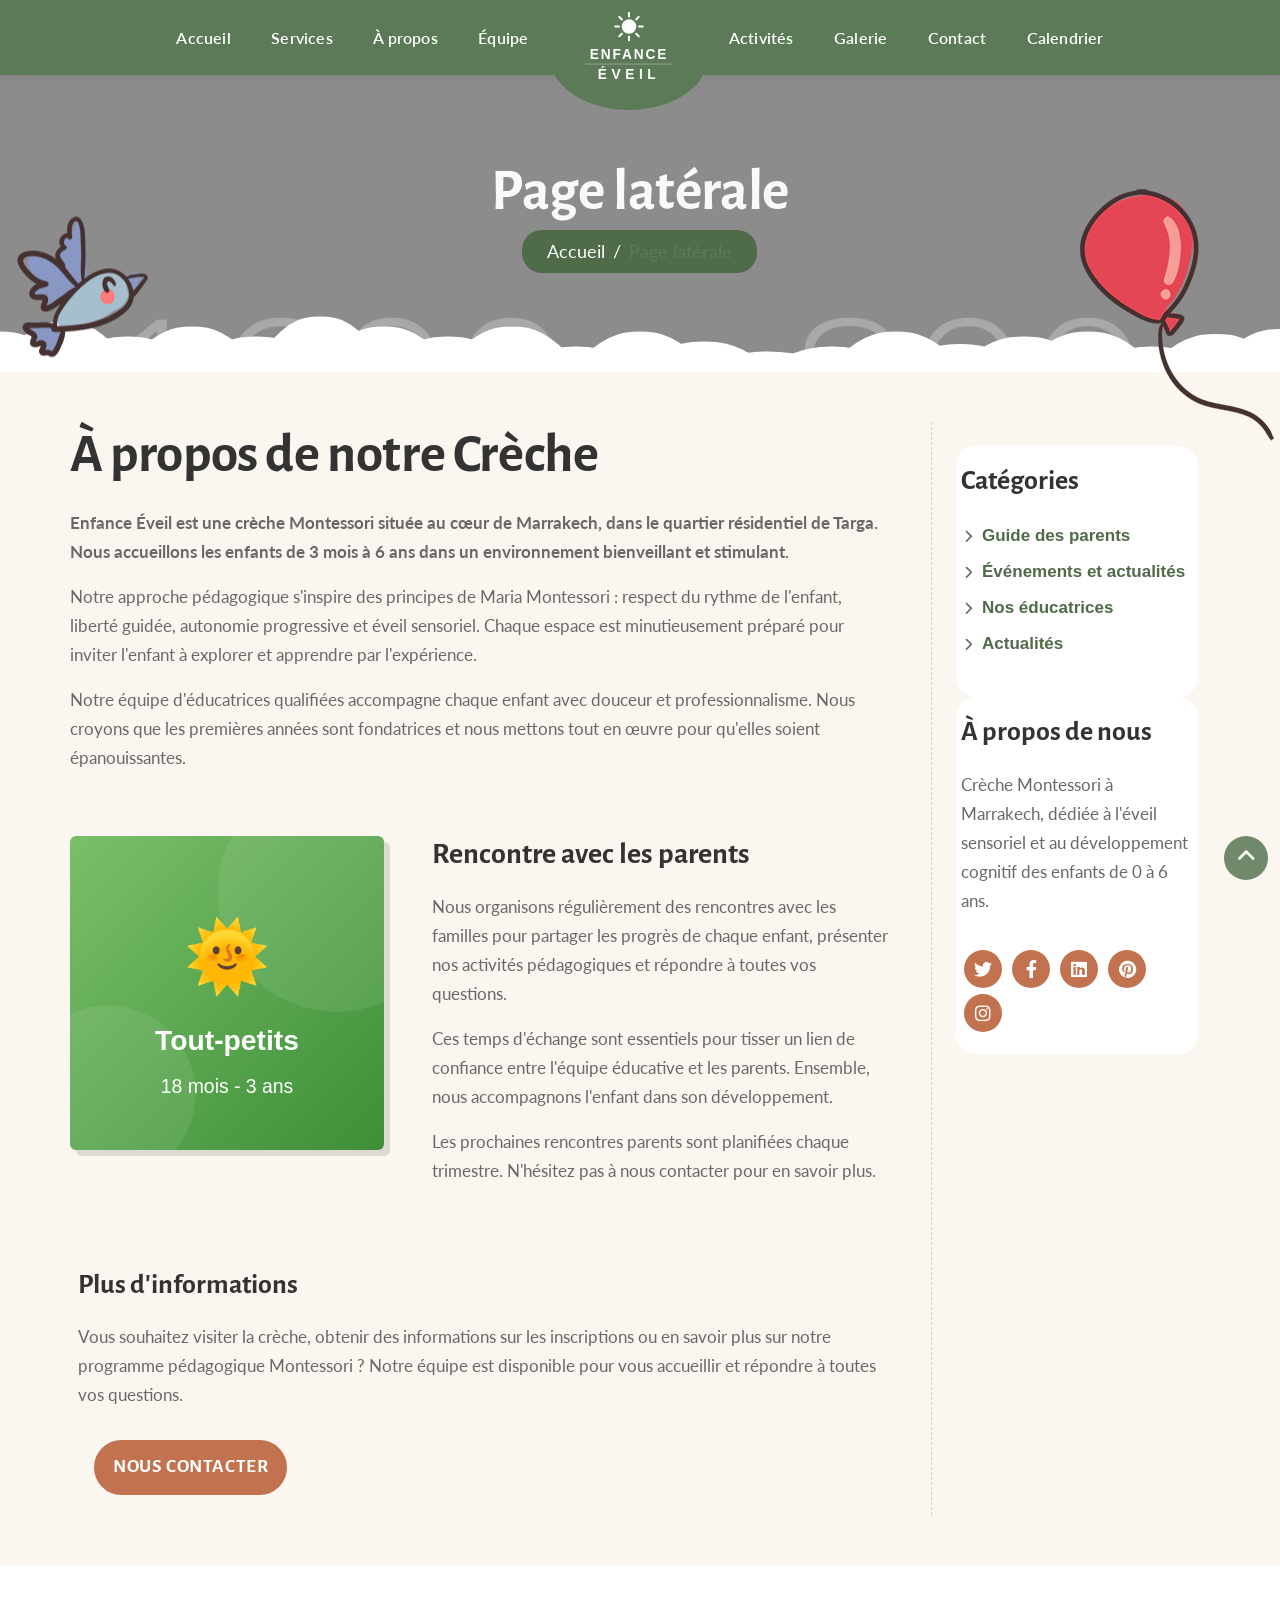
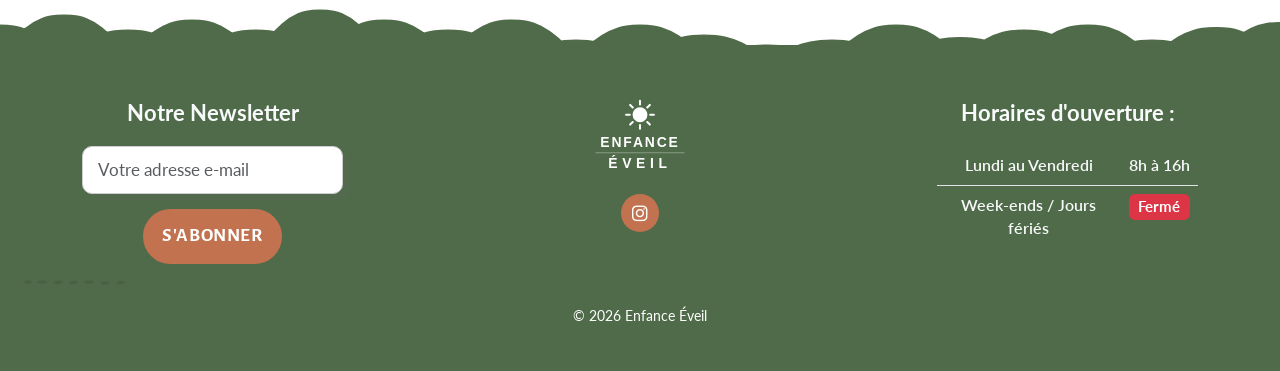
<file: sidebar-page.html>
﻿<!DOCTYPE html>
<html lang="fr">
   <head>
      <meta charset="utf-8">
      <!--[if IE]>
      <meta http-equiv="X-UA-Compatible" content="IE=edge">
      <![endif]-->
      <meta name="viewport" content="width=device-width, initial-scale=1, maximum-scale=1">
      <!-- SEO -->
      <title>Enfance Éveil | Crèche Montessori à Marrakech – Targa</title>
      <meta name="description" content="Enfance Éveil, crèche et école maternelle Montessori à Marrakech (Targa). Découvrez nos services d'éveil sensoriel et de développement cognitif pour votre enfant.">
      <meta name="keywords" content="crèche Marrakech, école maternelle Montessori, éveil sensoriel, Targa Marrakech, garde enfant">
      <meta name="author" content="Enfance Éveil">
      <meta name="robots" content="index, follow">
      <link rel="canonical" href="https://www.enfance-eveil.ma/sidebar-page.html">
      <!-- Open Graph -->
      <meta property="og:type" content="website">
      <meta property="og:url" content="https://www.enfance-eveil.ma/sidebar-page.html">
      <meta property="og:title" content="Enfance Éveil | Crèche Montessori à Marrakech">
      <meta property="og:description" content="Crèche et école maternelle Montessori à Marrakech. Éveil sensoriel et développement cognitif.">
      <meta property="og:image" content="https://www.enfance-eveil.ma/img/logo.svg">
      <meta property="og:locale" content="fr_MA">
      <meta property="og:site_name" content="Enfance Éveil">
      <!--[if lt IE 9]>
      <script src="js/respond.js"></script>
      <![endif]-->
      <!-- Bootstrap Core CSS -->
      <link href="css/bootstrap.css" rel="stylesheet" type="text/css">
      <!-- Icon fonts -->
      <link href="fonts/fontawesome/css/all.min.css" rel="stylesheet" type="text/css">
      <link href="fonts/flaticons/flaticon.css" rel="stylesheet" type="text/css">
      <!-- Google fonts -->
      <link href='https://fonts.googleapis.com/css?family=Lato:400,700,800%7CAlegreya+Sans:700,900' rel='stylesheet' type='text/css'>
      <!-- Theme CSS -->
      <link href="css/style.css" rel="stylesheet">
      <!-- Color Style CSS -->
      <link href="styles/maincolors.css" rel="stylesheet">
      <!-- Plugins -->
      <link rel="stylesheet" href="css/plugins.css">
      <!-- Favicons-->
      
      
      <link rel="shortcut icon" href="favicon.svg" type="image/svg+xml">
   </head>
   <!-- Page width 'Boxed' of 'Full' -->
   <body id="page-top" class="full">
      <!-- Preloader-->
      <div id="preloader">
         <div class="preloader">
            <span></span>
            <span></span>
            <span></span>
            <span></span>
            <span></span>
         </div>
      </div>
      <!-- Navbar -->
      <nav class="navbar navbar-expand-xl fixed-top">
         <div class="container">
            <!-- Logo mobile-->
            <a class="navbar-brand-small page-scroll my-auto d-xl-none" href="/">
            <img src="img/logo.svg"  alt="">
            </a>
            <div class="justify-content-lg-end">
               <!-- hamburger menu -->
               <button class="navbar-toggler" type="button" data-bs-toggle="collapse" data-bs-target="#nav-enfance-eveil" aria-controls="nav-enfance-eveil" aria-expanded="false" aria-label="Toggle navigation">
               <i class="fa fa-bars" aria-hidden="true"></i>
               </button>
            </div>
            <div class="collapse navbar-collapse" id="nav-enfance-eveil">
               <ul class="navbar-nav mx-auto">
                  <li class="nav-item home">
                     <a class="nav-link" href="index.html#page-top">Accueil</a>
                  </li>
                  <li class="nav-item ">
                     <a class="nav-link" href="index.html#services">Services</a>
                  </li>
                  <li class="nav-item">
                     <a class="nav-link" href="index.html#about">À propos</a>
                  </li>
                  <li class="nav-item">
                     <a class="nav-link" href="index.html#team">Équipe</a>
                  </li>
                  <!--desktop logo -->
                  <li class="nav-item d-none d-xl-block navbar-brand-centered ">
                     <a href="index.html#page-top">
                     <img src="img/logo.svg"  alt="">
                     </a>
                  </li>
                  <!--/desktop logo -->
                  <li class="nav-item">
                     <a class="nav-link" href="index.html#activities">Activités</a>
                  </li>
                  <li class="nav-item">
                     <a class="nav-link" href="index.html#gallery">Galerie</a>
                  </li>
                  <li class="nav-item">
                     <a class="nav-link" href="index.html#contact">Contact</a>
                  </li>
                  <li class="nav-item">
                     <a class="nav-link" href="calendar-page.html">Calendrier</a>
                  </li>
               </ul>
               <!--/navbar-nav -->
            </div>
            <!--/collapse -->
         </div>
         <!--/container -->
      </nav>
      <!--/navbar ends--><!-- jumbotron -->
      <div class="blog jumbotron">
         <div class="container">
            <div class="col-lg-6 col-centered text-center">
               <h1 class="text-light">Page latérale</h1>
               <!-- Breadcrumb -->
               <nav aria-label="breadcrumb">
                  <ol class="breadcrumb">
                     <li class="breadcrumb-item"><a href="index.html">Accueil</a></li>
                     <li class="breadcrumb-item active" aria-current="page">Page latérale</li>
                  </ol>
               </nav>
               <!-- /breadcrumb -->
            </div>
         </div>
         <!-- /.container -->
      </div>
      <!-- /jumbotron -->
      <!-- Clouds SVG Divider -->
      <svg id="deco-clouds2" class="head d-none d-md-block" xmlns="http://www.w3.org/2000/svg" version="1.1" width="100%" height="100" viewBox="0 0 100 100" preserveAspectRatio="none">
         <path d="M-5 100 Q 0 20 5 100 Z
            M0 100 Q 5 0 10 100
            M5 100 Q 10 30 15 100
            M10 100 Q 15 10 20 100
            M15 100 Q 20 30 25 100
            M20 100 Q 25 -10 30 100
            M25 100 Q 30 10 35 100
            M30 100 Q 35 30 40 100
            M35 100 Q 40 10 45 100
            M40 100 Q 45 50 50 100
            M45 100 Q 50 20 55 100
            M50 100 Q 55 40 60 100
            M55 100 Q 60 60 65 100
            M60 100 Q 65 50 70 100
            M65 100 Q 70 20 75 100
            M70 100 Q 75 45 80 100
            M75 100 Q 80 30 85 100
            M80 100 Q 85 20 90 100
            M85 100 Q 90 50 95 100
            M90 100 Q 95 25 100 100
            M95 100 Q 100 15 105 100 Z">
         </path>
      </svg>
      <!-- Parallax objects -->
      <div class="blog-object1 d-none d-lg-block" data-0="opacity:1;"
         data-start="transform:translatey(0%);"
         data-top="transform:translatey(-80%);">
         <!-- Image -->
         <img src="img/blogobject1.png" alt="">
      </div>
      <div class="blog-object2 d-none d-lg-block" data-0="opacity:1;"
         data-start="transform:translatey(0%);"
         data-top="transform:translatey(-80%);">
         <!-- Image -->
         <img src="img/blogobject2.png" alt="">
      </div>
      <!-- Page Content -->
      <div id="page" class="container">
         <div class="row">
            <!-- Blog Post -->
            <div class="single-page-collumn col-lg-9">
               <!-- Content -->
               <h2>À propos de notre Crèche</h2>
               <p class="fw-bold">Enfance Éveil est une crèche Montessori située au cœur de Marrakech, dans le quartier résidentiel de Targa. Nous accueillons les enfants de 3 mois à 6 ans dans un environnement bienveillant et stimulant.</p>
               <p>Notre approche pédagogique s'inspire des principes de Maria Montessori : respect du rythme de l'enfant, liberté guidée, autonomie progressive et éveil sensoriel. Chaque espace est minutieusement préparé pour inviter l'enfant à explorer et apprendre par l'expérience.</p>
               <p>Notre équipe d'éducatrices qualifiées accompagne chaque enfant avec douceur et professionnalisme. Nous croyons que les premières années sont fondatrices et nous mettons tout en œuvre pour qu'elles soient épanouissantes.</p>
               <!-- row -->
               <div class="row mt-2 g-lg-5">
                  <div class="col-xl-5 text-center">
                     <!-- image -->
                     <img src="img/service2.svg" alt="" class="rounded img-fluid">
                  </div>
                  <!-- /col-xl -->
                  <div class="col-xl-7 mt-5">
                     <h4>Rencontre avec les parents</h4>
                     <p class="res-margin">Nous organisons régulièrement des rencontres avec les familles pour partager les progrès de chaque enfant, présenter nos activités pédagogiques et répondre à toutes vos questions.</p>
                     <p>Ces temps d'échange sont essentiels pour tisser un lien de confiance entre l'équipe éducative et les parents. Ensemble, nous accompagnons l'enfant dans son développement.</p>
                     <p>Les prochaines rencontres parents sont planifiées chaque trimestre. N'hésitez pas à nous contacter pour en savoir plus.</p>
                  </div>
                  <!-- /col-xl -->
               </div>
               <!-- /row -->
               <div class="row mt-5">
                  <div class="color_block">
                     <h5>Plus d'informations</h5>
                     <p>Vous souhaitez visiter la crèche, obtenir des informations sur les inscriptions ou en savoir plus sur notre programme pédagogique Montessori ? Notre équipe est disponible pour vous accueillir et répondre à toutes vos questions.</p>
                     <!-- Button-->
                     <a class="btn" href="/index.html#contact">Nous contacter</a>
                  </div>
                  <!-- /color-block -->
               </div>
               <!-- /row -->
            </div>
            <!-- /single-page-collumn -->
            <!-- Sidebar -->
            <div class="sidebar col-lg-3 p-4">
               <!-- Categories -->
               <div class="card">
                  <h5>Catégories</h5>
                  <div class="row">
                     <ul class="list-unstyled">
                        <li><a href="#">Guide des parents</a>
                        </li>
                        <li><a href="#">Événements et actualités</a>
                        </li>
                        <li><a href="#">Nos éducatrices</a>
                        </li>
                        <li><a href="#">Actualités</a>
                        </li>
                     </ul>
                  </div>
                  <!-- /.row -->
               </div>
               <!-- /card -->
               <!-- About us Widget -->
               <div class="card">
                  <h5>À propos de nous</h5>
                  <p>Crèche Montessori à Marrakech, dédiée à l'éveil sensoriel et au développement cognitif des enfants de 0 à 6 ans.</p>
                  <!-- Social Media icons -->
                  <div class="social-media mt-3">
                     <a href="#" title=""><i class="fa-brands fa-twitter"></i></a>
                     <a href="#" title=""><i class="fa-brands fa-facebook-f"></i></a>
                     <a href="#" title=""><i class="fa-brands fa-linkedin"></i></a>
                     <a href="#" title=""><i class="fa-brands fa-pinterest"></i></a>
                     <a href="#" title=""><i class="fa-brands fa-instagram"></i></a>
                  </div>
               </div>
               <!-- /card -->
            </div>
            <!-- /sidebar --> 
         </div>
         <!-- /row -->
      </div>
      <!-- /page -->
      <!-- Footer -->	
      <div id="footer-divider" class="container-fluid cloud-divider white">
         <!-- Clouds SVG Divider -->	
         <svg id="deco-clouds" xmlns="http://www.w3.org/2000/svg" version="1.1" width="100%" height="100" viewBox="0 0 100 100" preserveAspectRatio="none">
            <path d="M-5 100 Q 0 20 5 100 Z
               M0 100 Q 5 0 10 100
               M5 100 Q 10 30 15 100
               M10 100 Q 15 10 20 100
               M15 100 Q 20 30 25 100
               M20 100 Q 25 -10 30 100
               M25 100 Q 30 10 35 100
               M30 100 Q 35 30 40 100
               M35 100 Q 40 10 45 100
               M40 100 Q 45 50 50 100
               M45 100 Q 50 20 55 100
               M50 100 Q 55 40 60 100
               M55 100 Q 60 60 65 100
               M60 100 Q 65 50 70 100
               M65 100 Q 70 20 75 100
               M70 100 Q 75 45 80 100
               M75 100 Q 80 30 85 100
               M80 100 Q 85 20 90 100
               M85 100 Q 90 50 95 100
               M90 100 Q 95 25 100 100
               M95 100 Q 100 15 105 100 Z">
            </path>
         </svg>
      </div>
      <footer>
         <div class="container">
            <div class="row">
               <!-- Newsletter -->
               <div class="col-lg-3 text-center res-margin my-auto">
                  <h6 class="text-light">Notre Newsletter</h6>
                  <!-- Begin Mailchimp Signup Form -->
                  <div id="mc_embed_signup">
                     <!-- change your mailchimp URL below -->
                     <form action="//yourlist.us12.list-manage.com/subscribe/post?u=04e646927a196552aaee78a7b&amp;id=111" method="post" id="mc-embedded-subscribe-form" name="mc-embedded-subscribe-form" class="validate" target="_blank" novalidate>
                        <div id="mc_embed_signup_scroll">
                           <div class="mc-field-group">
                              <input type="email" value="" name="EMAIL" placeholder="Votre adresse e-mail" class="form-control required email" id="mce-EMAIL">
                           </div>
                           <div id="mce-responses" class="clear foot">
                              <div class="response mt-2" id="mce-error-response" ></div>
                              <div class="response alert alert-success mt-2" id="mce-success-response"></div>
                           </div>
                           <div class="optionalParent">
                              <div class="clear foot">
                                 <input type="submit" class="btn btn-primary" value="S'abonner" name="subscribe" id="mc-embedded-subscribe">
                              </div>
                           </div>
                        </div>
                     </form>
                  </div>
                  <!--End mc_embed_signup-->
               </div>
               <!-- /col-lg -->
               <!-- Bottom Credits -->
               <div class="col-lg-6 res-margin my-auto">
                  <a href="#page-top"><img src="img/logo.svg"  alt="" class="d-block mx-auto"></a>
                  <!-- social-icons -->	
                  <div class="social-media text-center mt-3">
                     <a href="https://www.instagram.com/enfanceeveil/" target="_blank" rel="noopener" title="Instagram"><i class="fa-brands fa-instagram"></i></a>
                  </div>
               </div>
               <!-- /col-lg- -->
               <!-- Opening Hours -->
               <div class="col-lg-3 my-auto text-center">
                  <!-- Sign-->
                  <h6 class="text-light">Horaires d'ouverture :</h6>
                  <!-- Table-->
                  <table class="table">
                     <tbody>
                        <tr class="text-light">
                           <td>Lundi au Vendredi</td>
                           <td>8h à 16h</td>
                        </tr>
                        <tr class="text-light">
                           <td>Week-ends / Jours fériés</td>
                           <td><span class="badge bg-danger m-0">Fermé</span></td>
                        </tr>
                     </tbody>
                  </table>
               </div>
               <!-- /col-lg- -->
            </div>
            <!-- / row -->
         </div>
         <!-- / container -->
         <hr>
         <p class="credits">&copy; 2026 Enfance Éveil</p>
         <!-- /container -->
         <!-- Go To Top Link -->
         <div class="page-scroll d-none d-lg-block">
            <a href="#page-top" class="back-to-top"><i class="fa fa-angle-up"></i></a>
         </div>
      </footer>
      <!-- /footer ends -->
      <!-- Core JavaScript Files -->
      <script src="js/jquery.min.js"></script>
      <script src="js/bootstrap.min.js"></script>
      <!-- Main Js -->
      <script src="js/main.js"></script>
      <!--Other Plugins -->
      <script src="js/plugins.js"></script>
   </body>
</html>
</file>
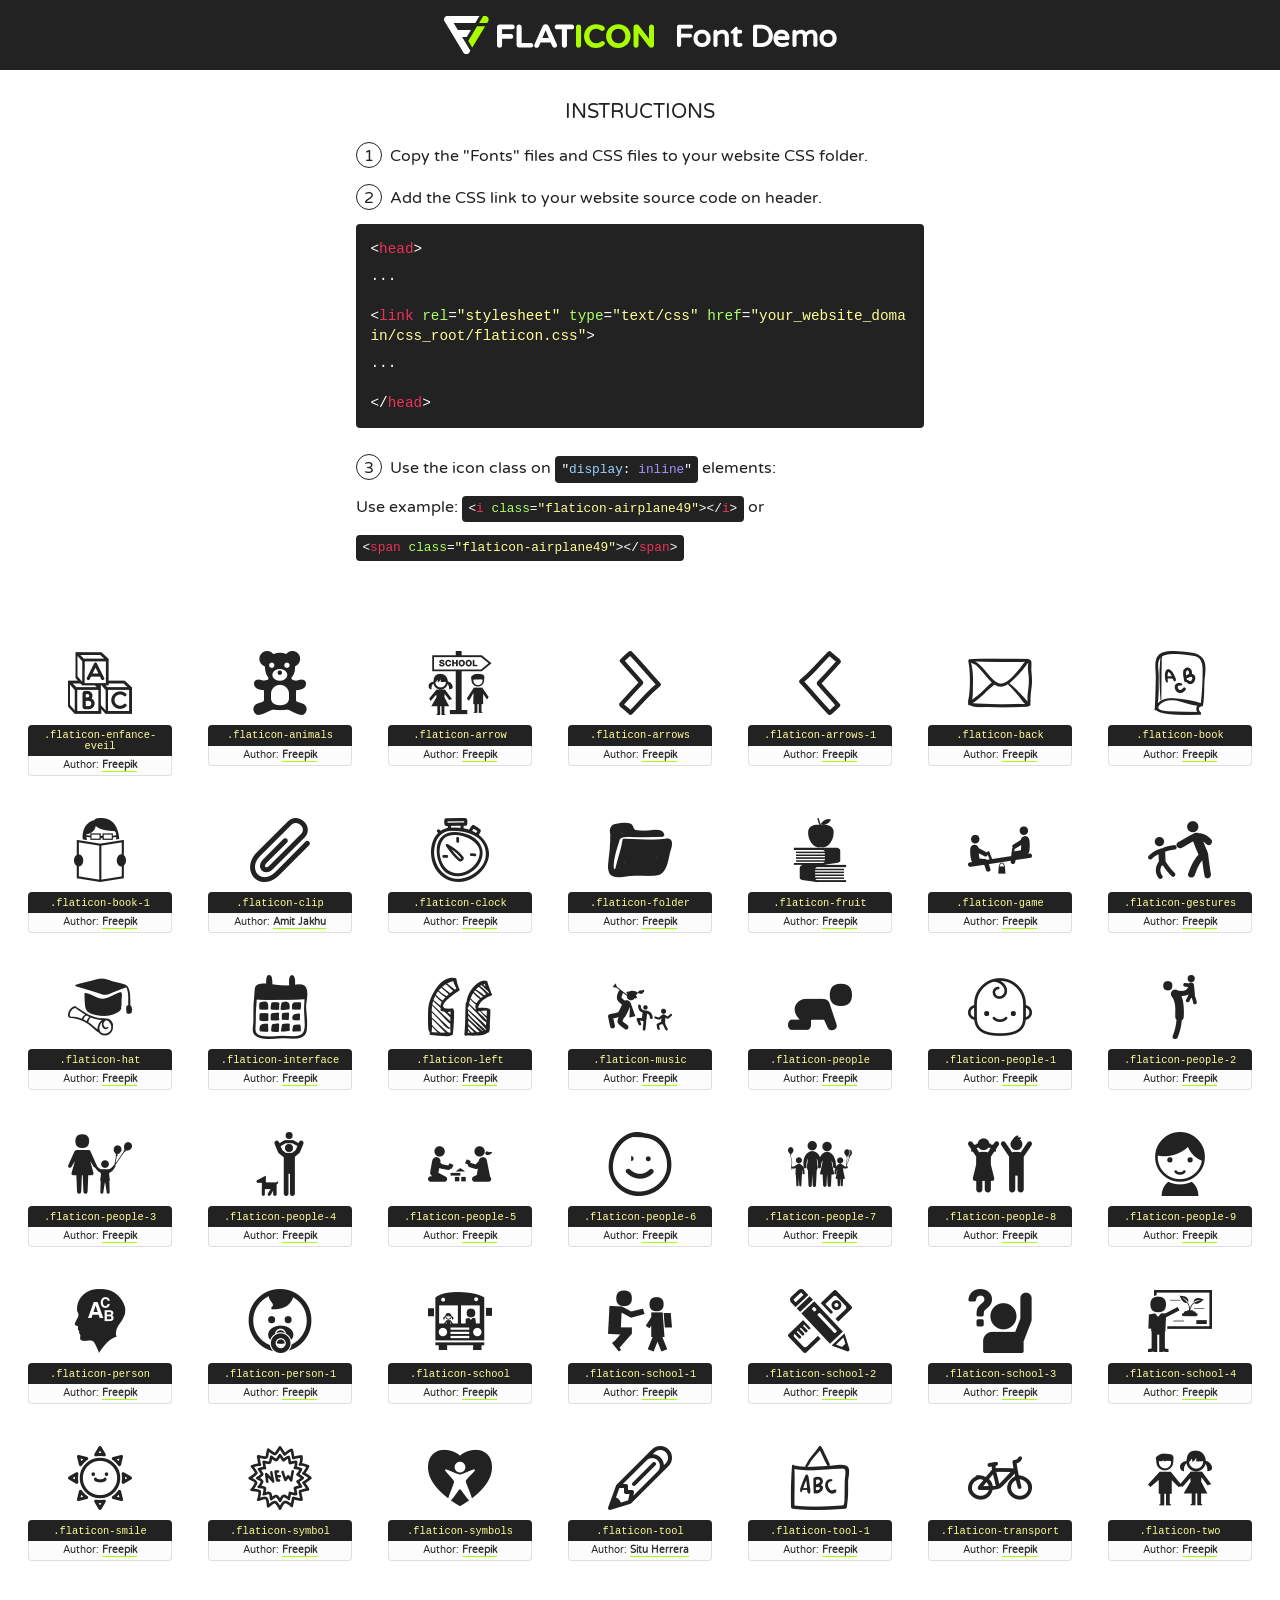
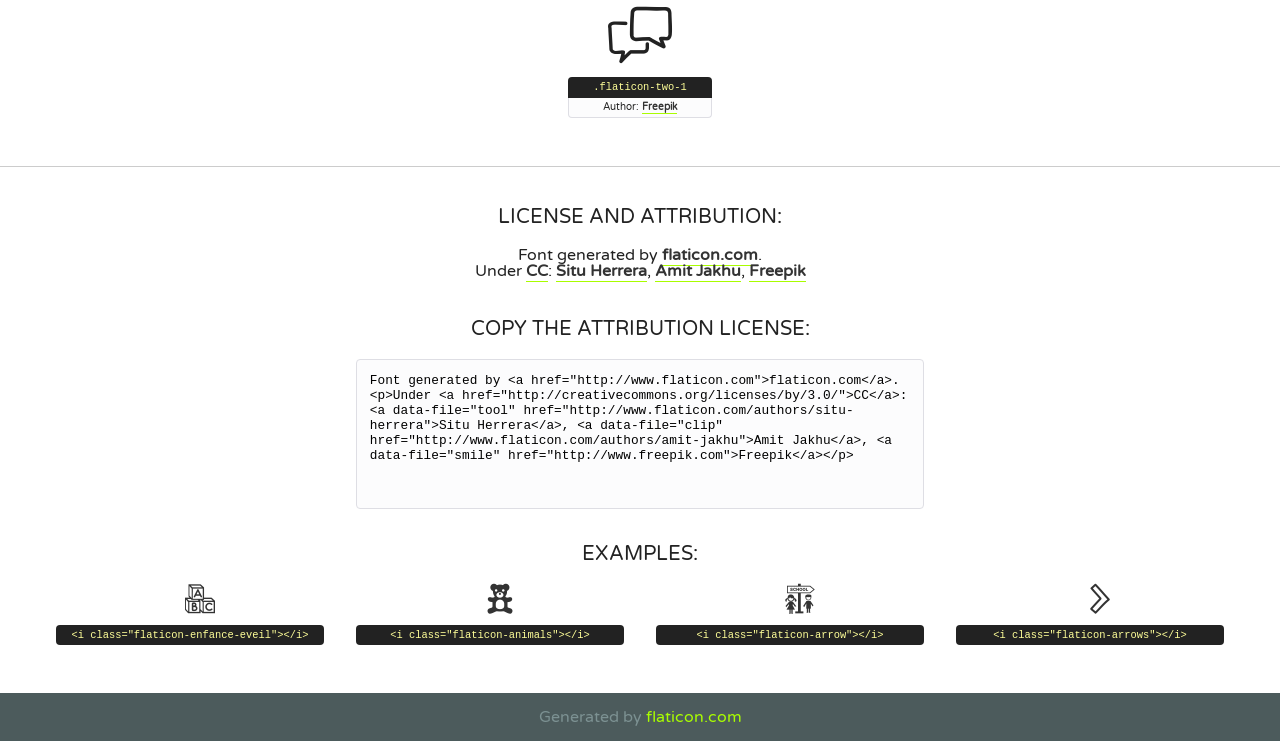
<file: fonts/flaticons/flaticon.html>
<!DOCTYPE html>
<!--
  Flaticon icon font: Flaticon
  Creation date: 15/03/2016 20:45
-->
<html>
<!DOCTYPE html>
<html>

<head>
    <title>Flaticon WebFont</title>
    <link href="http://fonts.googleapis.com/css?family=Varela+Round" rel="stylesheet" type="text/css" />
    <link rel="stylesheet" type="text/css" href="flaticon.css">
    <meta charset="UTF-8">
    <style>
    html, body, div, span, applet, object, iframe,
    h1, h2, h3, h4, h5, h6, p, blockquote, pre,
    a, abbr, acronym, address, big, cite, code,
    del, dfn, em, img, ins, kbd, q, s, samp,
    small, strike, strong, sub, sup, tt, var,
    b, u, i, center,
    dl, dt, dd, ol, ul, li,
    fieldset, form, label, legend,
    table, caption, tbody, tfoot, thead, tr, th, td,
    article, aside, canvas, details, embed, 
    figure, figcaption, footer, header, hgroup, 
    menu, nav, output, ruby, section, summary,
    time, mark, audio, video {
        margin: 0;
        padding: 0;
        border: 0;
        font-size: 100%;
        font: inherit;
        vertical-align: baseline;
    }
    /* HTML5 display-role reset for older browsers */
    article, aside, details, figcaption, figure, 
    footer, header, hgroup, menu, nav, section {
        display: block;
    }
    body {
        line-height: 1;
    }
    ol, ul {
        list-style: none;
    }
    blockquote, q {
        quotes: none;
    }
    blockquote:before, blockquote:after,
    q:before, q:after {
        content: '';
        content: none;
    }
    table {
        border-collapse: collapse;
        border-spacing: 0;
    }
    body {
        font-family: 'Varela Round', Helvetica, Arial, sans-serif;
        font-size: 16px;
        color: #222;
    }
    a {
        color: #333;
        border-bottom: 1px solid #a9fd00;
        font-weight: bold;
        text-decoration: none;
    }
    * {
        -moz-box-sizing: border-box;
        -webkit-box-sizing: border-box;
        box-sizing: border-box;
        margin: 0;
        padding: 0;
    }
    [class^="flaticon-"]:before, [class*=" flaticon-"]:before, [class^="flaticon-"]:after, [class*=" flaticon-"]:after {
        font-family: Flaticon;
        font-size: 30px;
        font-style: normal;
        margin-left: 20px;
        color: #333;
    }
    .wrapper {
        max-width: 600px;
        margin: auto;
        padding: 0 1em;
    }
    .title {
        font-size: 1.25em;
        text-align: center;
        margin-bottom: 1em;
        text-transform: uppercase;
    }
    header {
        text-align: center;
        background-color: #222;
        color: #fff;
        padding: 1em;
    }
    header .logo {
        width: 210px;
        height: 38px;
        display: inline-block;
        vertical-align: middle;
        margin-right: 1em;
        border: none;
    }
    header strong {
        font-size: 1.95em;
        font-weight: bold;
        vertical-align: middle;
        margin-top: 5px;
        display: inline-block;
    }
    .demo {
        margin: 2em auto;
        line-height: 1.25em;
    }
    .demo ul li {
        margin-bottom: 1em;
    }
    .demo ul li .num {
        color: #222;
        border-radius: 20px;
        display: inline-block;
        width: 26px;
        padding: 3px;
        height: 26px;
        text-align: center;
        margin-right: 0.5em;
        border: 1px solid #222;
    }
    .demo ul li code {
        background-color: #222;
        border-radius: 4px;
        padding: 0.25em 0.5em;
        display: inline-block;
        color: #fff;
        font-family: Consolas,Monaco,Lucida Console,Liberation Mono,DejaVu Sans Mono,Bitstream Vera Sans Mono,Courier New, monospace;
        font-weight: lighter;
        margin-top: 1em;
        font-size: 0.8em;
        word-break: break-all;
    }
    .demo ul li code.big {
        padding: 1em;
        font-size: 0.9em;
    }
    .demo ul li code .red {
        color: #EF3159;
    }
    .demo ul li code .green {
        color: #ACFF65;
    }
    .demo ul li code .yellow {
        color: #FFFF99;
    }
    .demo ul li code .blue {
        color: #99D3FF;
    }
    .demo ul li code .purple {
        color: #A295FF;
    }
    .demo ul li code .dots {
        margin-top: 0.5em;
        display: block;
    }
    #glyphs {
        border-bottom: 1px solid #ccc;
        padding: 2em 0;
        text-align: center;
    }
    .glyph {
        display: inline-block;
        width: 9em;
        margin: 1em;
        text-align: center;
        vertical-align: top;
        background: #FFF;
    }
    .glyph .glyph-icon {
        padding: 10px;
        display: block;
        font-family:"Flaticon";
        font-size: 64px;
        line-height: 1;
    }
    .glyph .glyph-icon:before {
        font-size: 64px;
        color: #222;
        margin-left: 0;
    }
    .class-name {
        font-size: 0.65em;
        background-color: #222;
        color: #fff;
        border-radius: 4px 4px 0 0;
        padding: 0.5em;
        color: #FFFF99;
        font-family: Consolas,Monaco,Lucida Console,Liberation Mono,DejaVu Sans Mono,Bitstream Vera Sans Mono,Courier New, monospace;
    }
    .author-name {
        font-size: 0.6em;
        background-color: #fcfcfd;
        border: 1px solid #DEDEE4;
        border-top: 0;
        border-radius: 0 0 4px 4px;
        padding: 0.5em;
    }
    .class-name:last-child {
        font-size: 10px;
        color:#888;
    }
    .class-name:last-child a {
        font-size: 10px;
        color:#555;
    }
    .class-name:last-child a:hover {
        color:#a9fd00;
    }
    .glyph > input {
        display: block;
        width: 100px;
        margin: 5px auto;
        text-align: center;
        font-size: 12px;
        cursor: text;
    }
    .glyph > input.icon-input {
        font-family:"Flaticon";
        font-size: 16px;
        margin-bottom: 10px;
    }
    .attribution .title {
        margin-top: 2em;
    }
    .attribution textarea {
        background-color: #fcfcfd;
        padding: 1em;
        border: none;
        box-shadow: none;
        border: 1px solid #DEDEE4;
        border-radius: 4px;
        resize: none;
        width: 100%;
        height: 150px;
        font-size: 0.8em;
        font-family: Consolas,Monaco,Lucida Console,Liberation Mono,DejaVu Sans Mono,Bitstream Vera Sans Mono,Courier New, monospace;
        -webkit-appearance: none;
    }
    .iconsuse {
        margin: 2em auto;
        text-align: center;
        max-width: 1200px;
    }
    .iconsuse:after {
        content: '';
        display: table;
        clear: both;
    }
    .iconsuse .image {
        float: left;
        width: 25%;
        padding: 0 1em;
    }
    .iconsuse .image p {
        margin-bottom: 1em;
    }
    .iconsuse .image span {
        display: block;
        font-size: 0.65em;
        background-color: #222;
        color: #fff;
        border-radius: 4px;
        padding: 0.5em;
        color: #FFFF99;
        margin-top: 1em;
        font-family: Consolas,Monaco,Lucida Console,Liberation Mono,DejaVu Sans Mono,Bitstream Vera Sans Mono,Courier New, monospace;
    }
    #footer {
        text-align: center;
        background-color: #4C5B5C;
        color: #7c9192;
        padding: 1em;
    }
    #footer a {
        border: none;
        color: #a9fd00;
        font-weight: normal;
    }
    @media (max-width: 960px) {
        .iconsuse .image {
            width: 50%;
        }
    }
    @media (max-width: 560px) {
        .iconsuse .image {
            width: 100%;
        }
    }
    </style>
</head>

<body class="characters-off">

    <header>
        <a href="http://www.flaticon.com" target="_blank" class="logo">
            <svg version="1.1" xmlns="http://www.w3.org/2000/svg" xmlns:xlink="http://www.w3.org/1999/xlink" xmlns:a="http://ns.adobe.com/AdobeSVGViewerExtensions/3.0/" viewBox="0 0 560.875 102.036" enable-background="new 0 0 560.875 102.036" xml:space="preserve">
                <defs>
                </defs>
                <g>
                    <g class="letters">
                        <path fill="#ffffff" d="M141.596,29.675c0-3.777,2.985-6.767,6.764-6.767h34.438c3.426,0,6.15,2.728,6.15,6.15
                        c0,3.43-2.724,6.149-6.15,6.149h-27.674v13.091h23.719c3.429,0,6.151,2.724,6.151,6.15c0,3.43-2.723,6.149-6.151,6.149h-23.719
                        v17.574c0,3.773-2.986,6.761-6.764,6.761c-3.779,0-6.764-2.989-6.764-6.761V29.675z"></path>
                        <path fill="#ffffff" d="M193.844,29.149c0-3.781,2.985-6.767,6.764-6.767c3.776,0,6.763,2.985,6.763,6.767v42.957h25.039
                        c3.426,0,6.149,2.726,6.149,6.153c0,3.425-2.723,6.15-6.149,6.15h-31.802c-3.779,0-6.764-2.986-6.764-6.768V29.149z"></path>
                        <path fill="#ffffff" d="M241.891,75.71l21.438-48.407c1.492-3.341,4.215-5.357,7.906-5.357h0.792
                        c3.686,0,6.323,2.017,7.815,5.357l21.439,48.407c0.436,0.967,0.701,1.845,0.701,2.723c0,3.602-2.809,6.501-6.414,6.501
                        c-3.161,0-5.269-1.845-6.499-4.655l-4.132-9.661h-27.059l-4.301,10.102c-1.144,2.631-3.426,4.214-6.237,4.214
                        c-3.517,0-6.24-2.81-6.24-6.325C241.1,77.64,241.451,76.677,241.891,75.71z M279.932,58.666l-8.521-20.297l-8.526,20.297H279.932
                        z"></path>
                        <path fill="#ffffff" d="M314.864,35.387H301.86c-3.429,0-6.239-2.813-6.239-6.238c0-3.429,2.811-6.24,6.239-6.24h39.533
                        c3.426,0,6.237,2.811,6.237,6.24c0,3.425-2.811,6.238-6.237,6.238h-13.001v42.785c0,3.773-2.99,6.761-6.764,6.761
                        c-3.779,0-6.764-2.989-6.764-6.761V35.387z"></path>
                        <path fill="#A9FD00" d="M352.615,29.149c0-3.781,2.985-6.767,6.767-6.767c3.774,0,6.761,2.985,6.761,6.767v49.024
                        c0,3.773-2.987,6.761-6.761,6.761c-3.781,0-6.767-2.989-6.767-6.761V29.149z"></path>
                        <path fill="#A9FD00" d="M374.132,53.836v-0.179c0-17.481,13.178-31.801,32.065-31.801c9.22,0,15.459,2.458,20.557,6.238
                        c1.402,1.054,2.637,2.985,2.637,5.357c0,3.692-2.985,6.59-6.681,6.59c-1.845,0-3.071-0.702-4.044-1.319
                        c-3.776-2.813-7.729-4.393-12.562-4.393c-10.364,0-17.831,8.611-17.831,19.154v0.173c0,10.542,7.291,19.329,17.831,19.329
                        c5.715,0,9.492-1.756,13.359-4.834c1.049-0.874,2.458-1.491,4.039-1.491c3.429,0,6.325,2.813,6.325,6.236
                        c0,2.106-1.056,3.78-2.282,4.834c-5.539,4.834-12.036,7.733-21.878,7.733C387.572,85.464,374.132,71.493,374.132,53.836z"></path>
                        <path fill="#A9FD00" d="M433.009,53.836v-0.179c0-17.481,13.79-31.801,32.766-31.801c18.981,0,32.592,14.143,32.592,31.628v0.173
                        c0,17.483-13.785,31.807-32.769,31.807C446.625,85.464,433.009,71.32,433.009,53.836z M484.224,53.836v-0.179
                        c0-10.539-7.725-19.326-18.626-19.326c-10.893,0-18.449,8.611-18.449,19.154v0.173c0,10.542,7.73,19.329,18.626,19.329
                        C476.676,72.986,484.224,64.378,484.224,53.836z"></path>
                        <path fill="#A9FD00" d="M506.233,29.321c0-3.774,2.99-6.763,6.767-6.763h1.401c3.252,0,5.183,1.583,7.029,3.953l26.093,34.265
                        V29.059c0-3.692,2.99-6.677,6.681-6.677c3.683,0,6.671,2.985,6.671,6.677v48.934c0,3.78-2.987,6.765-6.764,6.765h-0.436
                        c-3.257,0-5.188-1.581-7.034-3.953l-27.056-35.492v32.944c0,3.687-2.985,6.676-6.678,6.676c-3.683,0-6.673-2.989-6.673-6.676
                        V29.321z"></path>
                    </g>
                    <g class="insignia">
                        <path fill="#ffffff" d="M48.372,56.137h12.517l11.156-18.537H37.186L25.688,18.539h57.825L94.668,0H9.271
                        C5.925,0,2.842,1.801,1.198,4.716c-1.644,2.907-1.593,6.482,0.134,9.343l50.38,83.501c1.678,2.781,4.689,4.476,7.938,4.476
                        c3.246,0,6.257-1.695,7.935-4.476l2.898-4.804L48.372,56.137z"></path>
                        <g class="i">
                            <path fill="#A9FD00" d="M93.575,18.539h0.031v0.004l21.652,0.004l2.705-4.488c1.727-2.861,1.778-6.436,0.133-9.343
                            C116.454,1.801,113.371,0,110.026,0h-5.294L93.575,18.539z"></path>
                            <polygon fill="#A9FD00" points="88.291,27.356 64.725,66.486 75.519,84.404 109.942,27.356"></polygon>
                        </g>
                    </g>
                </g>
            </svg>
        </a>
        <strong>Font Demo</strong>
    </header>


    <section class="demo wrapper">

        <p class="title">Instructions</p>

        <ul>
            <li>
                <span class="num">1</span>Copy the "Fonts" files and CSS files to your website CSS folder.
            </li>
            <li>
                <span class="num">2</span>Add the CSS link to your website source code on header.
                <code class="big">
                    &lt;<span class="red">head</span>&gt;
                    <br/><span class="dots">...</span>
                    <br/>&lt;<span class="red">link</span> <span class="green">rel</span>=<span class="yellow">"stylesheet"</span> <span class="green">type</span>=<span class="yellow">"text/css"</span> <span class="green">href</span>=<span class="yellow">"your_website_domain/css_root/flaticon.css"</span>&gt;
                    <br/><span class="dots">...</span>
                    <br/>&lt;/<span class="red">head</span>&gt;
                </code>
            </li>

            <li>
                <p>
                    <span class="num">3</span>Use the icon class on <code>"<span class="blue">display</span>:<span class="purple"> inline</span>"</code> elements:
                    <br />
                    Use example: <code>&lt;<span class="red">i</span> <span class="green">class</span>=<span class="yellow">&quot;flaticon-airplane49&quot;</span>&gt;&lt;/<span class="red">i</span>&gt;</code> or <code>&lt;<span class="red">span</span> <span class="green">class</span>=<span class="yellow">&quot;flaticon-airplane49&quot;</span>&gt;&lt;/<span class="red">span</span>&gt;</code>
            </li>
        </ul>

    </section>




   <section id="glyphs">          
    
      
        <div class="glyph"><div class="glyph-icon flaticon-enfance-eveil"></div>
            <div class="class-name">.flaticon-enfance-eveil</div>
            <div class="author-name">Author: <a data-file="enfance-eveil" href="http://www.freepik.com">Freepik</a> </div> 
        </div>        
        
        <div class="glyph"><div class="glyph-icon flaticon-animals"></div>
            <div class="class-name">.flaticon-animals</div>
            <div class="author-name">Author: <a data-file="animals" href="http://www.freepik.com">Freepik</a> </div> 
        </div>        
        
        <div class="glyph"><div class="glyph-icon flaticon-arrow"></div>
            <div class="class-name">.flaticon-arrow</div>
            <div class="author-name">Author: <a data-file="arrow" href="http://www.freepik.com">Freepik</a> </div> 
        </div>        
        
        <div class="glyph"><div class="glyph-icon flaticon-arrows"></div>
            <div class="class-name">.flaticon-arrows</div>
            <div class="author-name">Author: <a data-file="arrows" href="http://www.freepik.com">Freepik</a> </div> 
        </div>        
        
        <div class="glyph"><div class="glyph-icon flaticon-arrows-1"></div>
            <div class="class-name">.flaticon-arrows-1</div>
            <div class="author-name">Author: <a data-file="arrows-1" href="http://www.freepik.com">Freepik</a> </div> 
        </div>        
        
        <div class="glyph"><div class="glyph-icon flaticon-back"></div>
            <div class="class-name">.flaticon-back</div>
            <div class="author-name">Author: <a data-file="back" href="http://www.freepik.com">Freepik</a> </div> 
        </div>        
        
        <div class="glyph"><div class="glyph-icon flaticon-book"></div>
            <div class="class-name">.flaticon-book</div>
            <div class="author-name">Author: <a data-file="book" href="http://www.freepik.com">Freepik</a> </div> 
        </div>        
        
        <div class="glyph"><div class="glyph-icon flaticon-book-1"></div>
            <div class="class-name">.flaticon-book-1</div>
            <div class="author-name">Author: <a data-file="book-1" href="http://www.freepik.com">Freepik</a> </div> 
        </div>        
        
        <div class="glyph"><div class="glyph-icon flaticon-clip"></div>
            <div class="class-name">.flaticon-clip</div>
            <div class="author-name">Author: <a data-file="clip" href="http://www.flaticon.com/authors/amit-jakhu">Amit Jakhu</a> </div> 
        </div>        
        
        <div class="glyph"><div class="glyph-icon flaticon-clock"></div>
            <div class="class-name">.flaticon-clock</div>
            <div class="author-name">Author: <a data-file="clock" href="http://www.freepik.com">Freepik</a> </div> 
        </div>        
        
        <div class="glyph"><div class="glyph-icon flaticon-folder"></div>
            <div class="class-name">.flaticon-folder</div>
            <div class="author-name">Author: <a data-file="folder" href="http://www.freepik.com">Freepik</a> </div> 
        </div>        
        
        <div class="glyph"><div class="glyph-icon flaticon-fruit"></div>
            <div class="class-name">.flaticon-fruit</div>
            <div class="author-name">Author: <a data-file="fruit" href="http://www.freepik.com">Freepik</a> </div> 
        </div>        
        
        <div class="glyph"><div class="glyph-icon flaticon-game"></div>
            <div class="class-name">.flaticon-game</div>
            <div class="author-name">Author: <a data-file="game" href="http://www.freepik.com">Freepik</a> </div> 
        </div>        
        
        <div class="glyph"><div class="glyph-icon flaticon-gestures"></div>
            <div class="class-name">.flaticon-gestures</div>
            <div class="author-name">Author: <a data-file="gestures" href="http://www.freepik.com">Freepik</a> </div> 
        </div>        
        
        <div class="glyph"><div class="glyph-icon flaticon-hat"></div>
            <div class="class-name">.flaticon-hat</div>
            <div class="author-name">Author: <a data-file="hat" href="http://www.freepik.com">Freepik</a> </div> 
        </div>        
        
        <div class="glyph"><div class="glyph-icon flaticon-interface"></div>
            <div class="class-name">.flaticon-interface</div>
            <div class="author-name">Author: <a data-file="interface" href="http://www.freepik.com">Freepik</a> </div> 
        </div>        
        
        <div class="glyph"><div class="glyph-icon flaticon-left"></div>
            <div class="class-name">.flaticon-left</div>
            <div class="author-name">Author: <a data-file="left" href="http://www.freepik.com">Freepik</a> </div> 
        </div>        
        
        <div class="glyph"><div class="glyph-icon flaticon-music"></div>
            <div class="class-name">.flaticon-music</div>
            <div class="author-name">Author: <a data-file="music" href="http://www.freepik.com">Freepik</a> </div> 
        </div>        
        
        <div class="glyph"><div class="glyph-icon flaticon-people"></div>
            <div class="class-name">.flaticon-people</div>
            <div class="author-name">Author: <a data-file="people" href="http://www.freepik.com">Freepik</a> </div> 
        </div>        
        
        <div class="glyph"><div class="glyph-icon flaticon-people-1"></div>
            <div class="class-name">.flaticon-people-1</div>
            <div class="author-name">Author: <a data-file="people-1" href="http://www.freepik.com">Freepik</a> </div> 
        </div>        
        
        <div class="glyph"><div class="glyph-icon flaticon-people-2"></div>
            <div class="class-name">.flaticon-people-2</div>
            <div class="author-name">Author: <a data-file="people-2" href="http://www.freepik.com">Freepik</a> </div> 
        </div>        
        
        <div class="glyph"><div class="glyph-icon flaticon-people-3"></div>
            <div class="class-name">.flaticon-people-3</div>
            <div class="author-name">Author: <a data-file="people-3" href="http://www.freepik.com">Freepik</a> </div> 
        </div>        
        
        <div class="glyph"><div class="glyph-icon flaticon-people-4"></div>
            <div class="class-name">.flaticon-people-4</div>
            <div class="author-name">Author: <a data-file="people-4" href="http://www.freepik.com">Freepik</a> </div> 
        </div>        
        
        <div class="glyph"><div class="glyph-icon flaticon-people-5"></div>
            <div class="class-name">.flaticon-people-5</div>
            <div class="author-name">Author: <a data-file="people-5" href="http://www.freepik.com">Freepik</a> </div> 
        </div>        
        
        <div class="glyph"><div class="glyph-icon flaticon-people-6"></div>
            <div class="class-name">.flaticon-people-6</div>
            <div class="author-name">Author: <a data-file="people-6" href="http://www.freepik.com">Freepik</a> </div> 
        </div>        
        
        <div class="glyph"><div class="glyph-icon flaticon-people-7"></div>
            <div class="class-name">.flaticon-people-7</div>
            <div class="author-name">Author: <a data-file="people-7" href="http://www.freepik.com">Freepik</a> </div> 
        </div>        
        
        <div class="glyph"><div class="glyph-icon flaticon-people-8"></div>
            <div class="class-name">.flaticon-people-8</div>
            <div class="author-name">Author: <a data-file="people-8" href="http://www.freepik.com">Freepik</a> </div> 
        </div>        
        
        <div class="glyph"><div class="glyph-icon flaticon-people-9"></div>
            <div class="class-name">.flaticon-people-9</div>
            <div class="author-name">Author: <a data-file="people-9" href="http://www.freepik.com">Freepik</a> </div> 
        </div>        
        
        <div class="glyph"><div class="glyph-icon flaticon-person"></div>
            <div class="class-name">.flaticon-person</div>
            <div class="author-name">Author: <a data-file="person" href="http://www.freepik.com">Freepik</a> </div> 
        </div>        
        
        <div class="glyph"><div class="glyph-icon flaticon-person-1"></div>
            <div class="class-name">.flaticon-person-1</div>
            <div class="author-name">Author: <a data-file="person-1" href="http://www.freepik.com">Freepik</a> </div> 
        </div>        
        
        <div class="glyph"><div class="glyph-icon flaticon-school"></div>
            <div class="class-name">.flaticon-school</div>
            <div class="author-name">Author: <a data-file="school" href="http://www.freepik.com">Freepik</a> </div> 
        </div>        
        
        <div class="glyph"><div class="glyph-icon flaticon-school-1"></div>
            <div class="class-name">.flaticon-school-1</div>
            <div class="author-name">Author: <a data-file="school-1" href="http://www.freepik.com">Freepik</a> </div> 
        </div>        
        
        <div class="glyph"><div class="glyph-icon flaticon-school-2"></div>
            <div class="class-name">.flaticon-school-2</div>
            <div class="author-name">Author: <a data-file="school-2" href="http://www.freepik.com">Freepik</a> </div> 
        </div>        
        
        <div class="glyph"><div class="glyph-icon flaticon-school-3"></div>
            <div class="class-name">.flaticon-school-3</div>
            <div class="author-name">Author: <a data-file="school-3" href="http://www.freepik.com">Freepik</a> </div> 
        </div>        
        
        <div class="glyph"><div class="glyph-icon flaticon-school-4"></div>
            <div class="class-name">.flaticon-school-4</div>
            <div class="author-name">Author: <a data-file="school-4" href="http://www.freepik.com">Freepik</a> </div> 
        </div>        
        
        <div class="glyph"><div class="glyph-icon flaticon-smile"></div>
            <div class="class-name">.flaticon-smile</div>
            <div class="author-name">Author: <a data-file="smile" href="http://www.freepik.com">Freepik</a> </div> 
        </div>        
        
        <div class="glyph"><div class="glyph-icon flaticon-symbol"></div>
            <div class="class-name">.flaticon-symbol</div>
            <div class="author-name">Author: <a data-file="symbol" href="http://www.freepik.com">Freepik</a> </div> 
        </div>        
        
        <div class="glyph"><div class="glyph-icon flaticon-symbols"></div>
            <div class="class-name">.flaticon-symbols</div>
            <div class="author-name">Author: <a data-file="symbols" href="http://www.freepik.com">Freepik</a> </div> 
        </div>        
        
        <div class="glyph"><div class="glyph-icon flaticon-tool"></div>
            <div class="class-name">.flaticon-tool</div>
            <div class="author-name">Author: <a data-file="tool" href="http://www.flaticon.com/authors/situ-herrera">Situ Herrera</a> </div> 
        </div>        
        
        <div class="glyph"><div class="glyph-icon flaticon-tool-1"></div>
            <div class="class-name">.flaticon-tool-1</div>
            <div class="author-name">Author: <a data-file="tool-1" href="http://www.freepik.com">Freepik</a> </div> 
        </div>        
        
        <div class="glyph"><div class="glyph-icon flaticon-transport"></div>
            <div class="class-name">.flaticon-transport</div>
            <div class="author-name">Author: <a data-file="transport" href="http://www.freepik.com">Freepik</a> </div> 
        </div>        
        
        <div class="glyph"><div class="glyph-icon flaticon-two"></div>
            <div class="class-name">.flaticon-two</div>
            <div class="author-name">Author: <a data-file="two" href="http://www.freepik.com">Freepik</a> </div> 
        </div>        
        
        <div class="glyph"><div class="glyph-icon flaticon-two-1"></div>
            <div class="class-name">.flaticon-two-1</div>
            <div class="author-name">Author: <a data-file="two-1" href="http://www.freepik.com">Freepik</a> </div> 
        </div>        
        

    </section>



    <section class="attribution wrapper"   style="text-align:center;">

      <div class="title">License and attribution:</div><div class="attrDiv">Font generated by <a href="http://www.flaticon.com">flaticon.com</a>. <div><p>Under <a href="http://creativecommons.org/licenses/by/3.0/">CC</a>: <a data-file="tool" href="http://www.flaticon.com/authors/situ-herrera">Situ Herrera</a>, <a data-file="clip" href="http://www.flaticon.com/authors/amit-jakhu">Amit Jakhu</a>, <a data-file="smile" href="http://www.freepik.com">Freepik</a></p>  </div>
      </div>
      <div class="title">Copy the Attribution License:</div>

    <textarea onclick="this.focus();this.select();">Font generated by &lt;a href=&quot;http://www.flaticon.com&quot;&gt;flaticon.com&lt;/a&gt;. <p>Under <a href="http://creativecommons.org/licenses/by/3.0/">CC</a>: <a data-file="tool" href="http://www.flaticon.com/authors/situ-herrera">Situ Herrera</a>, <a data-file="clip" href="http://www.flaticon.com/authors/amit-jakhu">Amit Jakhu</a>, <a data-file="smile" href="http://www.freepik.com">Freepik</a></p>  
     </textarea>

    </section>

    <section class="iconsuse">

          <div class="title">Examples:</div>            
             
            <div class="image">
                <p>
                    <i class="glyph-icon flaticon-enfance-eveil"></i> 
                    <span>&lt;i class=&quot;flaticon-enfance-eveil&quot;&gt;&lt;/i&gt;</span>
                </p>
            </div>
            
            <div class="image">
                <p>
                    <i class="glyph-icon flaticon-animals"></i> 
                    <span>&lt;i class=&quot;flaticon-animals&quot;&gt;&lt;/i&gt;</span>
                </p>
            </div>
            
            <div class="image">
                <p>
                    <i class="glyph-icon flaticon-arrow"></i> 
                    <span>&lt;i class=&quot;flaticon-arrow&quot;&gt;&lt;/i&gt;</span>
                </p>
            </div>
            
            <div class="image">
                <p>
                    <i class="glyph-icon flaticon-arrows"></i> 
                    <span>&lt;i class=&quot;flaticon-arrows&quot;&gt;&lt;/i&gt;</span>
                </p>
            </div>
                       
        </div>
                            
    </section>

<div id="footer">
    <div>Generated by <a href="http://www.flaticon.com">flaticon.com</a>
    </div>
</div>



</body>
</html>
</file>
<file: fonts/flaticons/flaticon.css>
/*
  	Flaticon icon font: Flaticon
  	*/

@font-face {
  font-family: "Flaticon";
  src: url("./Flaticon.eot");
  src: url("./Flaticon.eot?#iefix") format("embedded-opentype"),
       url("./Flaticon.woff") format("woff"),
       url("./Flaticon.ttf") format("truetype"),
       url("./Flaticon.svg#Flaticon") format("svg");
  font-weight: normal;
  font-style: normal;
}


[class^="flaticon-"]:before, [class*=" flaticon-"]:before,
[class^="flaticon-"]:after, [class*=" flaticon-"]:after {   
  font-family: Flaticon;
font-style: normal;

}

.flaticon-enfance-eveil:before { content: "\f100"; }
.flaticon-animals:before { content: "\f101"; }
.flaticon-arrow:before { content: "\f102"; }
.flaticon-arrows:before { content: "\f103"; }
.flaticon-arrows-1:before { content: "\f104"; }
.flaticon-back:before { content: "\f105"; }
.flaticon-book:before { content: "\f106"; }
.flaticon-book-1:before { content: "\f107"; }
.flaticon-clip:before { content: "\f108"; }
.flaticon-clock:before { content: "\f109"; }
.flaticon-folder:before { content: "\f10a"; }
.flaticon-fruit:before { content: "\f10b"; }
.flaticon-game:before { content: "\f10c"; }
.flaticon-gestures:before { content: "\f10d"; }
.flaticon-hat:before { content: "\f10e"; }
.flaticon-interface:before { content: "\f10f"; }
.flaticon-left:before { content: "\f110"; }
.flaticon-music:before { content: "\f111"; }
.flaticon-people:before { content: "\f112"; }
.flaticon-people-1:before { content: "\f113"; }
.flaticon-people-2:before { content: "\f114"; }
.flaticon-people-3:before { content: "\f115"; }
.flaticon-people-4:before { content: "\f116"; }
.flaticon-people-5:before { content: "\f117"; }
.flaticon-people-6:before { content: "\f118"; }
.flaticon-people-7:before { content: "\f119"; }
.flaticon-people-8:before { content: "\f11a"; }
.flaticon-people-9:before { content: "\f11b"; }
.flaticon-person:before { content: "\f11c"; }
.flaticon-person-1:before { content: "\f11d"; }
.flaticon-school:before { content: "\f11e"; }
.flaticon-school-1:before { content: "\f11f"; }
.flaticon-school-2:before { content: "\f120"; }
.flaticon-school-3:before { content: "\f121"; }
.flaticon-school-4:before { content: "\f122"; }
.flaticon-smile:before { content: "\f123"; }
.flaticon-symbol:before { content: "\f124"; }
.flaticon-symbols:before { content: "\f125"; }
.flaticon-tool:before { content: "\f126"; }
.flaticon-tool-1:before { content: "\f127"; }
.flaticon-transport:before { content: "\f128"; }
.flaticon-two:before { content: "\f129"; }
.flaticon-two-1:before { content: "\f12a"; }
</file>
<file: css/style.css>
/*
Template Name: enfance-eveil
Author: panda
Author URI: themeforest/user/ingridk
Version: 2.1
Last change: 06th June 2023

	Table of Contents

	#General and Typography
	#Preloader
	#Navigation
	#Logo
	#Main Slider
	#Video Header
	#Section - Services
	#Section - Callout
	#Section - About us
	#Section - Team
	#Section - Activities
	#Section - Gallery
	#Section - Blog
	#Section - Prices
	#Section - Call to Action
	#Section - Contact
    #Section - Footer
	#Miscellaneous
	#Media Queries

===========================
  General and Typography
============================ */

html{
	scroll-behavior: auto!important;
     width: 100%;
     height: 100%;
	 overflow-x:hidden;
}
body{
     width: 100%;
	 position: relative;
     font-family: 'Lato',sans-serif;
     font-weight: 400;
     color:#696767;
}
 p{
     font-size: 17px;
     line-height: 29px;
}
/* Headings */
 h1 {
     font-size: 58px;
     margin-bottom: 10px;
     font-family: 'Alegreya sans',serif;
     margin-top: 20px;
     line-height: 55px;
     font-weight: 800;
     text-transform: uppercase;
}
 h2 {
     font-size: 55px;
     font-family: 'Alegreya sans',serif;
     color:#333;
     line-height: 1.2;
     font-weight: 800;
	 margin-bottom:20px;
	 margin-top:0;
}
 h3 {
     font-family: 'Alegreya sans',serif;
     color:#333;
     font-weight:800;
     font-size: 43px;
     margin-top: 0px;
	 margin-bottom:20px;
}
 h4 {
     font-family: 'Alegreya sans',serif;
     font-size: 30px;
     border-radius:10px;
     color:#333;
     font-weight:800;
     text-transform:uppercase;
     margin-bottom:20px;
}
 h5 {
     font-size: 28px;
     font-family: 'Alegreya sans',serif;
     color:#333;
	 margin-bottom:20px;
}
 h6 {
     font-size: 22px;
     margin-bottom: 20px;
     text-transform: uppercase;
     font-family: 'Lato',sans-serif;
     font-weight: 800;
     color:#333;
}
 h1 small, h2 small, h3 small, h4 small, h5 small, h6 small {
     text-transform:none;
     font-family: 'Lato',sans-serif;
}
/* Links */
 a {
    transition: color .2s ease-in-out;
	text-decoration: none;
}
 a:hover, a:focus {
    text-decoration: none;
}
/* Others */
 .subtitle {
     font-weight:500;
     font-size: 20px;
     letter-spacing: 0.3px;
}
 .text-light {
    color: #fff;
}
 i {
    transition: all .2s ease-in-out;
}
/*=========================== Preloader ============================ */
 #preloader {
     position: fixed;
     top: 0;
     left: 0;
     width: 100%;
     height: 100%;
     z-index: 99999;
     background:#fff;
}
 .preloader {
     display: block;
     position: relative;
     left: 50%;
     top: 50%;
     width: 115px;
     height: 25px;
     margin: 0px 0 0 -55px;
     z-index: 1500;
}
 .preloader span {
     position: absolute;
     width: 20px;
     height: 20px;
     border-radius: 20px;
     background: #B8DC3C;
     opacity: 0.5;
     box-shadow: 0 3px 3px rgba(0, 0, 0, 0.1);
     animation: preloader 1.2s infinite ease-in-out;
}
 .preloader span:nth-child(1) {
     left: 0px;
}
 .preloader span:nth-child(2) {
     left: 22px;
     animation-delay: 0.2s;
}
 .preloader span:nth-child(3) {
     left: 44px;
     animation-delay: 0.4s;
}
 .preloader span:nth-child(4) {
     left: 66px;
     animation-delay: 0.6s;
}
 .preloader span:nth-child(5) {
     left: 88px;
     animation-delay: 0.8s;
}
 @keyframes preloader {
     25% {
         opacity: 0.7;
         background: #4C49A2;
    }
     50% {
         opacity: 1;
         box-shadow: 0 15px 3px rgba(0, 0, 0, 0.05);
    }
     75% {
         opacity: 0.7;
         background: #A31A48;
    }
}
/*=========================== Navigation ============================ */
 .navbar {
	 box-shadow: 6px 6px 0px rgba(103, 102, 102, 0.2);
     margin-bottom: 0;
     z-index:1000;
	 padding-top:0px;
	 padding-bottom:0px;
}
.navbar-brand-small img{
	max-height:60px;
}
 .navbar-right {
     float: right!important;
     text-align:right;
}
 .navbar-left {
     float: left;
     text-align:left;
}
 .navbar-nav a.nav-link {
    padding: 0px 15px;
    line-height: 75px;
    transition: background .2s ease-in-out;
}
 .nav-link {
	 margin: 0 1px;
     font-size: 16px;
     text-align: center;
     transition: background .2s ease-in-out;
     font-family: 'Lato',sans-serif;
     color:#fff!important;
     letter-spacing: 0.2px;
     font-weight:600;
     background:transparent;
}
 .nav-item {
     transition: background .2s ease-in-out;
}
 .navbar-custom ul.nav ul.dropdown-menu {
     border-radius: 0px 0px 20px 20px;
     text-align: center;
     border: 0px;
}
 .navbar-custom ul.nav ul.dropdown-menu li:last-child {
    border-bottom: none;
}
 .navbar-custom ul.nav ul.dropdown-menu li a {
     margin: 5px;
     line-height: 40px;
     display:inline-block;
}

/* Responsive navbar */
 .navbar-toggler:focus, .navbar-toggler:active{
    outline: 0;
}
 .navbar-toggler{
     font-size: 25px;
     color: #fff;
     transition: all .2s ease-in-out;
     position: relative;
     float: right;
}
 .navbar-toggler:hover{
    border-color:#fff;
}

/*=========================== Logo ============================ */
 .navbar-brand-centered {
     border-radius: 0 0 50% 50%;
     max-height: 100px;
     left: 0;
     right: 0;
     top: 0%;
     padding: 55px 65px;
     margin: auto;
     width: 160px;
     transition: all .2s ease-in-out;
	 position:relative;
}
 .navbar-brand-centered img {
    max-height: 75px;
    left: 0;
    right: 0;
    top: 10%;
    position: absolute;
    margin: 0 auto;
    display: block;
}
/* =========================== Main Slider ============================ */
 .ls-bottom-nav-wrapper{
     margin-top: -50px!important;
     z-index:999!important;
}
.ls-wrapper > .ls-layer, .ls-wrapper > a > .ls-layer .ls-wrapper > .ls-bg {
    line-height: normal;
    white-space: initial!important;
    word-wrap: normal; 
}

.ls-fullwidth .ls-nav-next,
.ls-fullwidth .ls-nav-prev{
	z-index:99!important;
}
#layerslider{
	overflow:hidden;
	margin-top: 75px;
}
/* Slider text boxes */
 .header-text {
	 padding:30px;
     text-align:center;
     background-color:#fff;
     box-shadow: 3px 3px 0px rgba(103, 102, 102, 0.1);
     border-radius: 225px 45px 325px 75px/15px 125px 35px 155px;
     border: 5px solid;
}
 .header-text h1{
    margin-top:0px;
}

/*=========================== Video Header ============================ */

#video-header{
     background-image: url(../videos/placeholder-video.jpg);
     background-size:cover;
	 height:700px;
	 overflow: hidden;
	 margin-top:70px;
}

#video-header video{
	z-index:0;
}
 .video-text {
	width:100%;
    z-index: 10;
    padding: 40px;
    text-align: center;
    border-radius: 20px;
    background: rgba(255, 255, 255, 0.9);
}

 .video-text h1 {
     margin-bottom: 20px;
}

.container.video{
	 top: 9rem;
	  z-index:99;
}
/*=========================== Services ============================ */
 .service {
     background-color:#fff;
     text-align: center;
     padding:30px;
     border-radius:20px;
}
 .service h4 {
     text-align: center;
     margin: -65px 0 25px 0;
     position: relative;
     transition: background 0.5s ease-out;
     padding:15px;
     border-radius:10px;
     color:#fff;
     font-weight:800;
     text-transform:uppercase;
     display:inline-block;
     margin-bottom:10px;
}
/* =========================== Call Out ============================ */
 #callout{
     background-color: #59B2DC;
     position:relative;
     overflow:hidden;
}
 #callout .container{
     position:relative;
     overflow:hidden;
     background-image: url(../img/kids-callout.svg);
     background-position:bottom right;
     background-repeat:no-repeat;
}
/* CSS Sun */
 .sun {
     float: left;
     z-index:99;
     position: relative;
     margin: 30px;
     width: 80px;
     height: 80px;
}
 .sun-face {
     position: absolute;
     z-index: 1;
     top: 0;
     left: 0;
     width: 100%;
     height: 100%;
     line-height: 80px;
     text-align: center;
     font-size: 1.5em;
     text-align: center;
     color: #4E0404;
}
 .sun-leye, .sun-reye {
     position: absolute;
     top: 1.45em;
     left: 0.75em;
     width: 0.4em;
     height: 0.9em;
     background: #565656;
     border-radius: 0.4em / 0.8em;
}
 .sun-leye:after, .sun-reye:after {
     position: absolute;
     top: 0;
     left: 0;
     width: 0.4em;
     height: 0.1em;
     background: #ffdf05;
     content: '';
}
 .sun-leye:before, .sun-reye:before {
     position: absolute;
     bottom: 0.1em;
     right: -0.1em;
     width: 0.2em;
     height: 0.2em;
     background: #ffdf05;
     content: '';
     transform:rotate(45deg);
}
 .sun-reye {
     left: auto;
     right: 0.75em;
}
 .sun-lred, .sun-rred {
     position: absolute;
     top: 2em;
     left: -0.2em;
     width: 0.7em;
     height: 0.35em;
     opacity: 0.6;
     background: #ff5e00;
     border-radius: 0.7em / 0.35em;
}
 .sun-rred {
     left: auto;
     right: -0.2em;
}
 .sun-smile {
     position: absolute;
     bottom: 0.8em;
     left: 50%;
     margin-left: -0.2em;
     width: 0.4em;
     height: 0.2em;
     background: #565656;
}
 .sun-smile:after {
     position: absolute;
     bottom: -0.2em;
     left: 0;
     width: 0.4em;
     height: 0.2em;
     background: #565656;
     border-radius: 0 0 0.2em 0.2em;
     content: '';
}
 .sun-smile:before {
     position: absolute;
     top: 0;
     left: 50%;
     margin-left: -0.03125em;
     width: 0.0625em;
     height: 0.35em;
     background: #565656;
     content: '';
}
 .sun-hlight {
     position: absolute;
     top: 0.6em;
     right: 0.6em;
     width: 0.35em;
     height: 0.35em;
     opacity: 0.8;
     background: #fcf0a3;
     border-radius: 0.35em;
}
 .sun-anime {
     width: 100%;
     height: 100%;
     animation: sunrolling 30s infinite;
}
 .sun-ball {
     width: 100%;
     height: 100%;
     border-radius: 100%;
     background: #ffcf11;
     background-image: radial-gradient(circle, #ffdf05, #ffdf05);
     box-shadow: 0 0 100px #ffdf05;
}
 .sun-light {
     position: absolute;
     top: -30%;
     left: 50%;
     width: 2px;
     height: 160%;
}
 .sun-light b, .sun-light s {
     position: absolute;
     top: 0;
     left: 0;
     width: 100%;
     height: 12%;
    /* 100*30/100=18.75 */
     background: #fed65b;
}
 .sun-light s{
     top: auto;
     bottom: 0;
}
 .sun-light:nth-child(10n+2) {
    transform:rotate(18deg);
}
 .sun-light:nth-child(10n+3) {
    transform:rotate(36deg);
}
 .sun-light:nth-child(10n+4) {
    transform:rotate(54deg);
}
 .sun-light:nth-child(10n+5) {
    transform:rotate(72deg);
}
 .sun-light:nth-child(10n+6) {
    transform:rotate(90deg);
}
 .sun-light:nth-child(10n+7) {
    transform:rotate(108deg);
}
 .sun-light:nth-child(10n+8) {
    transform:rotate(126deg);
}
 .sun-light:nth-child(10n+9) {
    transform:rotate(144deg);
}
 .sun-light:nth-child(10n+10) {
    transform:rotate(162deg);
}
/* Sun Animation*/
 @keyframes sunrolling {
     0% {
        transform:rotate(0deg);
    }
     100% {
        transform:rotate(180deg);
    }
}
/* Clouds */
 .cloud {
     width: 250px;
     height: 60px;
     position:absolute!important;
     background-color: white;
     border-radius: 200px;
     -moz-border-radius: 200px;
     -webkit-border-radius: 200px;
     -moz-box-shadow: 9px -7px 0 0 #f7e7eb inset;
     -webkit-box-shadow: 9px -7px 0 0 #f7e7eb inset;
     box-shadow: 9px -7px 0 0 #f7e7eb inset;
}
 .cloud:before, .cloud:after {
     content: '';
     position: absolute;
     background-color: white;
     width: 120px;
     height:120px;
     top: -75px;
     border-radius: 100px;
     -moz-border-radius: 100px;
     -webkit-border-radius: 100px;
     transform: rotate(30deg);
     -moz-transform: rotate(30deg);
     -webkit-transform: rotate(30deg);
     -moz-box-shadow: 10px 3px 0 0 #f7e7eb inset;
    ;
     -webkit-box-shadow: 10px 3px 0 0 #f7e7eb inset;
     box-shadow: 10px 3px 0 0 #f7e7eb inset;
}
 .cloud:after {
     width: 90px;
     height: 90px;
     top: -45px;
     right: 25px;
}
 .cloud:before {
    left: 25px;
}
 .x1 {
     margin-left: -1%;
     top:100px;
     -webkit-animation: moveclouds 75s linear infinite;
     -moz-animation: moveclouds 75s linear infinite;
     -o-animation: moveclouds 75s linear infinite;
}
 .x2 {
     margin-left: -1%;
     top:200px;
     transform: scale(0.5);
     -webkit-transform: scale(0.5);
     -moz-transform: scale(0.5);
     -o-transform: scale(0.5);
     -webkit-animation: moveclouds 40s linear infinite;
     -moz-animation: moveclouds 40s linear infinite;
     -o-animation: moveclouds 40s linear infinite;
}
 .x3 {
     margin-left: -2%;
     top: 270px;
     transform: scale(0.3);
     -webkit-transform: scale(0.3);
     -moz-transform: scale(0.3);
     -o-transform: scale(0.3);
     opacity: .8;
     -webkit-animation: moveclouds 55s linear infinite;
     -moz-animation: moveclouds 55s linear infinite;
     -o-animation: moveclouds 55s linear infinite;
}
 .x4 {
     margin-left: -1%;
     top:360px;
     transform: scale(0.8);
     -webkit-transform: scale(0.8);
     -moz-transform: scale(0.8);
     -o-transform: scale(0.8);
     -webkit-animation: moveclouds 28s linear infinite;
     -moz-animation: moveclouds 28s linear infinite;
     -o-animation: moveclouds 28s linear infinite;
}
 .x3 {
     margin-left: -1%;
     top: 200px;
     transform: scale(0.3);
     -webkit-transform: scale(0.3);
     -moz-transform: scale(0.3);
     -o-transform: scale(0.3);
     opacity: .8;
     -webkit-animation: moveclouds 55s linear infinite;
     -moz-animation: moveclouds 55s linear infinite;
     -o-animation: moveclouds 55s linear infinite;
}
 .x4 {
     margin-left: -75%;
     top:300px;
     transform: scale(0.8);
     -webkit-transform: scale(0.8);
     -moz-transform: scale(0.8);
     -o-transform: scale(0.8);
     -webkit-animation: moveclouds 28s linear infinite;
     -moz-animation: moveclouds 28s linear infinite;
     -o-animation: moveclouds 28s linear infinite;
}
 .x5 {
     margin-left: -1%;
     top:280px;
     transform: scale(0.6);
     -webkit-transform: scale(0.6);
     -moz-transform: scale(0.6);
     -o-transform: scale(0.6);
     -webkit-animation: moveclouds 35s linear infinite;
     -moz-animation: moveclouds 35s linear infinite;
     -o-animation: moveclouds 35s linear infinite;
}
 .x6 {
     margin-left: -1%;
     top: 190px;
     transform: scale(0.2);
     -webkit-transform: scale(0.2);
     -moz-transform: scale(0.2);
     -o-transform: scale(0.2);
     opacity: 0.7;
     -webkit-animation: moveclouds 31s linear infinite;
     -moz-animation: moveclouds 31s linear infinite;
     -o-animation: moveclouds 31s linear infinite;
}
 .x7 {
     margin-left: 1%;
     top: 400px;
     transform: scale(0.2);
     -webkit-transform: scale(0.2);
     -moz-transform: scale(0.2);
     -o-transform: scale(0.2);
     opacity: .7;
     -webkit-animation: moveclouds 40s linear infinite;
     -moz-animation: moveclouds 40s linear infinite;
     -o-animation: moveclouds 40s linear infinite;
}
/* Clouds Animation*/
 @-webkit-keyframes moveclouds {
     0% {
        left: -20%;
    }
     100% {
        left: 100%;
    }
}
 @-moz-keyframes moveclouds {
     0% {
        left: -20%;
    }
     100% {
        left:100%;
    }
}
 @-o-keyframes moveclouds {
     0% {
        left: -20%;
    }
     100% {
        left:100%;
    }
}
/* =========================== --- About Us ============================ */
/* Slider */
 #carousel-about{
    background-image: url(../img/kidsbg.png);
	background-size:100%;
}
 #carousel-about img{
    border-radius:50%;
    border:10px solid;
}
/* Feature icons */
 #about .media i{
    font-size:90px;
     margin: 20px;
     padding: 10px;
     vertical-align: middle;
}

 .row.features .media{
    margin-top: 0px;
}
/* Quote */
 blockquote {
     border-left: none;
     margin:0;
     padding-left:20px;
}
 .quote-test:before {
     content: "\f110";
     font-family: 'Flaticon';
     font-size: 2.3em;
     line-height: 0.1em;
     margin-right: 0.1em;
     vertical-align: 0.2em;
}
 .quote-test {
    margin-top:10px;
}
 .quote-test p {
    font-size:19px;
     display:inline;
}
 .quote-test small{
	 display:block;
     margin-top: 1.2em;
     font-weight: 700;
     text-transform: uppercase;
}
 blockquote small:before{
    display:none;
}
 .quote-test i{
    margin-right:10px;
}
/*=========================== Team ============================ */
 #team {
     background-image: url(../img/bggrass.png);
     background-position:bottom center;
     background-repeat:repeat-x;
}
 .row.team {
    margin-bottom:20px;
}
/* Team slider*/
.row-team {
	padding:0 20px;
     background:#fff;
     border-radius:20px;
}
 .team-item {
     color: #fff;
     position: relative;
}
 .team-item img {
     padding:10px;
     max-width: 100%;
     border-radius:50%;
     box-shadow: 6px 6px 0px rgba(103, 102, 102, 0.2);
     transition: all 0.3s;
     border: 10px solid;
}
 .team-item .team-caption {
     bottom: 0px;
     right: -10px;
     transition: all 0.3s;
     position: absolute;
     padding: 10px;
     text-align:center;
     border-radius: 20px;
}
 .team-item .team-caption h4, .team-item .team-caption p {
     margin: 0;
     color: #fff !important;
     font-weight:700;
     padding:0px;
}
 .team-item:hover img {
    border:10px solid
}
/* =========================== --- Activities ============================ */
 #activities{
     background-image: url(../img/bgdots.png),url(../img/bgdots2.png);
     background-position:center left,center right;
     background-repeat:no-repeat;
}
 #activities .tab-content {
     padding: 60px;
     border-radius: 20px;
}
 .tab-pane h4 i{
    margin-right:10px;
}
/* fade tab transition */
 .fade {
     opacity: 0;
     transition: opacity 0.55s linear;
}
/* =========================== --- Gallery ============================ */
 .portfolio-item{
     margin: 10px;
     position:relative;
}
/* Isotope */

.isotope-item { z-index: 2 }
.isotope-hidden.isotope-item { z-index: 1 }
.isotope,
.isotope .isotope-item {transition-duration: 0.8s;}

.isotope-item {
    margin-right: -1px;
    -webkit-backface-visibility: hidden;
    backface-visibility: hidden;
}

.isotope {
    -webkit-backface-visibility: hidden;
    backface-visibility: hidden;
    -webkit-transition-property: height, width;
    -moz-transition-property: height, width;
    transition-property: height, width;
}

.isotope .isotope-item {
    -webkit-backface-visibility: hidden;
    backface-visibility: hidden;
    -webkit-transition-property: -webkit-transform, opacity;
    -moz-transition-property: -moz-transform, opacity;
    transition-property: transform, opacity;
}

/* Gallery */
 .gallery-item.selected img {
    transition: opacity 1s ease-in-out;
}
 .gallery-thumb {
     display: block;
     overflow: hidden;
     border-radius: 50%;
     box-shadow:6px 6px 0px rgba(103, 102, 102, 0.2);
}
 .scrollimation .gallery-thumb {
     transform: translateY(100px);
     opacity: 0;
     transition: opacity .4s ease-out, transform .4s ease-out;
}
 .touch .scrollimation .gallery-thumb, .scrollimation .gallery-thumb.in {
     transform: translateY(0px);
     opacity: 1;
}
/* thumbnail Overlay */
 .gallery-thumb .overlay-mask {
     position: absolute;
     top: 0;
     left: 0;
     width: 100%;
     height: 100%;
     opacity: 0;
     z-index: 1;
     border-radius: 50%;
     transition: opacity .3s ease-out;
}
 .gallery-thumb:hover .overlay-mask {
    opacity:1;
    border:10px solid ;
}
 .gallery-thumb .link {
     display: inline-block;
     margin: 0;
     font-size: 50px;
     line-height: 50px;
     color: #fff;
     opacity: 0;
     position: absolute;
     height: 80px;
     width: 80px;
     bottom: 0%;
     vertical-align:middle;
     left: 50%;
     text-align: center;
     z-index: 3;
     margin-left: 20px;
     transform: translateX(-200px);
     transition: all .3s ease-out;
     border-radius:50%;
}
 .gallery-thumb:hover .link {
     transform: translate(0);
     opacity: 1;
     transition: all .3s ease-out .3s;
}
 .gallery-thumb .link.centered {
     margin-left: -32px;
     transform: translateY(200px);
     transition-delay: 0s;
}
 .gallery-thumb i {
    transition: all 0.2s ease-in-out;
    color:#fff;
}
 .gallery-thumb:hover .link.centered {
     transform: translateY(0);
     transition-delay: 0.1s;
     line-height:70px;
}
/*=========================== Latest Blog Posts & Blog Pages ============================ */
/*Latest Blog posts */
 #latestblog{
     background-image: url(../img/bg1.png);
     background-position:center;
     background-repeat:repeat-x;
}
 .blog-preview {
	 overflow:hidden;
     text-align: left;
     line-height: 1.4em;
     border-radius:20px;
     padding: 0px;
     background:#fff;
}
 .blog-preview img {
     min-width: 100% !important;
     margin: 0px 0px 0px 0px;
}
 .blog-preview .latest-caption {
     padding: 0 25px 35px;
     position: relative;
     transition: all .2s ease-in-out;
}
 .blog-preview .latest-caption:before {
     position: absolute;
     transition: all .3s ease-out;
     content: '';
     bottom: 100%;
     left: 0;
     width: 0;
     height: 0;
     border-style: solid;
     border-width: 23px 0 0 665px;
     margin: 0px 0px 0px -20px;
}
 .blog-preview .latest-caption:before {
    border-color: transparent transparent transparent #fff;
}
 .blog-preview h5 {
     margin: 0 0 10px;
     line-height: 1.2em;
}
/****** Blog pages ******/
/* SVG clouds */
 #deco-clouds2 path {
     fill: #fff;
     stroke: #fff;
}
/*Headers */
 .blog-post h3 {
    margin:20px 0 10px;
}
 #blog-page h5 {
    margin-bottom :10px;
}
/* blog forms */
 #blog-page .form-group {
    margin:0px;
}
/* blog parallax objects */
 .blog-object1{
     position:absolute;
     margin-top:-150px;
     left:0;
     z-index:99;
}
 .blog-object2{
     position:absolute;
     margin-top:-150px;
     right:0;
     z-index:99;
}
/*  jumbotron and card */
 .jumbotron {
     background : url(../img/blogheader.jpg) no-repeat;
     background-size:cover;
     background-position:top center;
     padding:6%;
     color:#fff;
     margin-top: 68px;
     border-bottom: 2px dashed;
	 box-shadow:inset 0 0 0 1000px rgba(41, 41, 41, 0.40);/* Delete this line to remove the dark overlay */
}
 .sidebar .card{
    padding: 19px 5px;
}
 .sidebar{
	 padding-left:20px;
    border-left: 1px dashed #cecece;
}
.sidebar h4{
	text-transform:none;
}
 .blog.jumbotron .card {
    background:transparent;
     border:0px;
}
/* date & category badge */
 .date-category {
     position: absolute;
     z-index: 10;
     color: #fff;
     border-radius: 0% 0% 50%;
     min-width:140px;
     min-height:140px;
     padding-top: 20px;
	 padding-right: 10px;
     box-shadow: 6px 6px 0px rgba(103, 102, 102, 0.2);
}
 .date-category p {
    color : #fff;
}
 .date-category i {
    margin-bottom:5px;
}
/* Blog home */
 .blog-home {
     padding: 0px 40px 0px 40px;
}
/* Post info */
 .post-info {
     margin-bottom: 10px;
}
 .post-info p {
     margin-right: 15px;
     display: inline-block;
     font-weight:700;
}
 .post-info p + p {
     line-height: 0px !important;
}
 .post-info i {
     margin-right: 5px;
}
/* blog post */
 .blog-post {
     border-bottom: 1px dashed #cecece;
     padding:40px 0px 40px;
     transition: all 0.2s ease-in-out;
}
 .blog-post:last-child {
    border-bottom: 0px;
}
 .blog-post:first-child{
    padding-top:0px;
}
 .single-page .blog-post h3{
    margin-top:0px;
}
 .post-main img{
    margin-bottom:20px;
}
/* Blog tags */
 .blog-tags a {
	 transition: all ease-in-out 0.2s;
     padding : 10px;
     color : #fff;
     display : inline-block;
     font-size : 16px;
     line-height : 11px;
     border-radius : 10px;
     margin-bottom : 5px;
     margin-right : 2px;
     text-decoration : none;
     font-family: 'Alegreya sans',serif;
}
 .blog-tags a:hover {
    color : #fff;
}
 .post-info .blog-tags {
    margin-top:20px;
}
/* Comments */
 .comments-block{
     padding:20px;
     margin:30px 0px 60px 0px;
}

 .comments-block .btn{
    padding: 5px;
}
 .comments-block .comment-img{
     max-width:100px;
     float: left;
     margin-right:30px;
	 margin-top:-50px;
}
 .comment {
     margin: 40px auto 20px;
     border: 1px dashed;
     padding: 30px;
     position: relative;
     border-top-left-radius: 120px 15px;
     border-top-right-radius: 90px 5px;
     border-bottom-left-radius: 10px 90px;
     border-bottom-right-radius: 110px 20px;
}
 .nested {
	 margin-top:60px;
    display: inline-block;
}
 .comment-heading small {
     font-weight:400;
     display: block;
     margin: 10px 0 20px;
}
/* Blockquote */
 #blog-page blockquote {
     padding: 30px 20px;
     margin: 0 0 20px;
     font-size: 17.5px;
     border-left: 0;
     font-weight: 700;
     border-radius:20px;
}
 #blog-page blockquote:before {
     content: "\f110";
     font-family: 'Flaticon';
     font-size: 2.3em;
     line-height: 0.1em;
     margin-right: 0.5em;
     vertical-align: 0.2em;
}
/*=========================== Prices ============================ */
 #prices {
     background-image: url(../img/bgcity.png);
     background-position:bottom center;
     background-repeat:repeat-x;
}
 #prices .col-lg-4{
    padding:0px;
}
 .pricing .btn{
    margin-bottom: 70px;
}
 .pricing-item {
     position: relative;
     text-align: center;
}
 .pricing-feature-list li {
     padding: 10px;
     font-size: 17px;
}
 .pricing-palden .pricing-item {
     background: #fff;
     border-radius: 20px;
}
 .pricing-palden .pricing-item {
    margin: 2em 0em;
}
 .pricing-palden .pricing-item-featured {
     margin: 0;
     z-index: 10;
     box-shadow:0 0 40px rgba(134, 132, 132, 0.69);
}
 .pricing-palden .pricing-deco {
     border-radius: 10px 10px 0 0;
     padding: 4em 0 9em;
     position: relative;
     transition: background-color 0.3s;
}
 .pricing-palden .pricing-deco-img {
     position: absolute;
     bottom: 0;
     left: 0;
     width: 100%;
     height: 100px;
}
 .pricing-item-featured.float:hover {
    box-shadow:0 0 40px rgba(134, 132, 132, 0.69);
}
 .pricing-palden .pricing-title {
    color: #fff;
	margin-bottom:0;
}
 .pricing-palden .deco-layer {
    transition: transform 0.5s;
}
 .pricing-palden .pricing-item:hover .deco-layer--1 {
    transform: translate3d(55px, 0, 0);
}
 .pricing-palden .pricing-item:hover .deco-layer--2 {
    transform: translate3d(-35px, 0, 0);
}
 .pricing-palden .pricing-price {
     font-size: 5em;
     padding: 0;
     color: #fff;
     margin: 0 0 0.25em 0;
     line-height: 0.75;
     font-weight: 700;
}
 .pricing-palden .pricing-currency {
     font-size: 0.35em;
     vertical-align: top;
}
 .pricing-palden .pricing-period {
     font-size: 0.25em;
     font-style: italic;
}
 .pricing-palden .pricing-feature-list {
     margin: 0;
     padding: 5px;
     list-style: none;
     text-align: center;
}
 .pricing-palden .pricing-feature {
    padding: 1em 0;
}
 .pricing-palden .pricing-action {
     margin: auto 3em 2em 3em;
     padding: 1em 2em;
     color: #fff;
     border-radius: 30px;
     transition: background-color 0.3s;
}
 .pricing-palden .pricing-item--featured .pricing-deco {
    padding: 5em 0 8.885em 0;
}
/*=========================== Call to Action ============================ */
 #call-to-action{
     background-image: url(../img/calltoactionbg.jpg);
     background-size:cover;
     background-position:center center;
     background-attachment: fixed;
     background-repeat:no-repeat;
     border-width: 10px 0px 10px 0px;
     border-style: solid;
}
/*=========================== Contact ============================ */
 #contact i{
     font-size:20px;
     vertical-align:middle;
     margin-right:10px;
}
 #contact h4{
    text-align:center;
}
 .contact-info p:first-child {
    margin-left: 0px;
}
 .contact-info p {
     margin-left: 20px;
     display: inline-block;
}
/*Map */
 #map-canvas {
     max-width:100%;
     height: 300px;
     margin:20px 0 20px;
     border-radius:20px;
}

/*=========================== Footer ============================ */
/*Cloud divider */
 .cloud-divider{
    height:80px;
}
 .container-fluid.cloud-divider.white {
    background-color:#fff;
}
 .container-fluid.cloud-divider{
    padding:0px;
}
#cloud-home.container-fluid.cloud-divider {
    padding: 0px;
    margin-bottom: -50px;
}

/* footer */
 footer {
    padding:25px;
}
 footer p{
     text-align:center;
     color:#fff;
}
 footer h6{
    margin-top:30px;
}
 footer table {
     color:#fff;
     font-weight: 600;
     font-size:16px;
}
 footer table>tbody>tr>td{
    line-height: 2em;
}
 footer img{
    max-width: 130px;
}
.credits{
	font-size:14px;
}
/* Mailchimp message */
 #mce-error-response, #mce-success-response{
    display:none;
}
/* Go to top icon */
 .back-to-top {
     display: none;
     position: fixed;
     bottom: 20px;
     right: 12px;
     z-index:119;
}
 .back-to-top i {
     display: block;
     width: 44px;
     height: 44px;
     line-height: 40px;
     font-size:22px;
     color: #fff;
     border-radius: 50%;
     text-align: center;
     transition: all 0.2s ease-in-out;
}
 .back-to-top i:hover {
    transform:scale(1.2);
}

/*=========================== Miscellaneous ============================ */
/* Parallax objects */
 .parallax-object1{
     position:absolute;
     top:auto;
     margin-top:100px;
     right:0;
     z-index:99;
}
 .parallax-object2{
     position:absolute;
     top:auto;
     left:0;
     z-index:99;
}
 .parallax-object3{
     position:absolute;
     top:auto;
     left:0%;
     z-index:99;
}
 /* Slick slide */
.slick-prev:before, .slick-next:before {
    font-size: 25px;
}

.slick-dots li button {
  height:3px;
  padding:4px!important;
  width:5px;
  transition:all ease-in-out 0.2s;
}

.slick-dots .slick-active,
.slick-dots li button {
   border-radius:50%;
}

.slick-dots .slick-active button,
.slick-dots li button:hover{
	transform:scale(1.6);
}

.slick-prev,.slick-next{
	color: #fff;
	z-index:99;
	transition: all ease-in-out 0.2s;
    padding: 10px!important;
	box-shadow: 6px 6px 0px rgb(103 102 102 / 20%);
}

.slick-prev{
		border-radius: 0% 50% 50% 0%;
}

.slick-next{
		border-radius: 50% 0% 0% 50%;
}

.slick-prev:before{
    content: "\f104";
}
.slick-next:before{
    content: "\f103";
}
.slick-next:before,.slick-prev:before{
    font-family: Flaticon;
    font-style: normal;
	line-height: 1;
}
/* Big triangle SVG divider */
 .trianglePath1 {
     fill: #fff;
     stroke: #fff;
}
/* Cloud top divider */
 #deco-clouds1.head {
     margin-top: -100px;
     z-index: 99;
     position: relative;
}
 #deco-clouds2.head {
     top: -100px;
     z-index: 99;
     position: relative;
     margin-bottom: -100px;
}
#footer-divider #deco-clouds {
     top: -100px;
}
/* Page width */
 .full {
     width:100%;
     background:#fff;
}
/* Float on hover Effect */
 .float {
    transition: margin 0.5s ease-out,box-shadow 0.5s ease-out;
}
 .float:hover {
     margin-top: -20px;
     box-shadow: 6px 6px 0px rgba(103, 102, 102, 0.2);
}
/* margin1 */
 .margin1{
    margin-top:20px;
}
/* Sections */
 section .container, section .container-fluid {
     padding-top: 100px;
     padding-bottom: 100px;
}
 .small-section .container {
    padding:70px 0 70px 0;
}
 section{
    background:#fff;
}

/* dividers */
 hr {
     max-width:100px;
     height:5px;
     background:url(../img/hr.png) no-repeat top center;
     border:none !important;
}
/* Sections heading */
 .section-heading{
     margin-bottom:90px;
     text-align:center;
     z-index:99;
}
 .section-heading h2:before {
     content: "\f11a";
     font-family: 'Flaticon';
     font-weight: normal;
     position: absolute;
     top: -0.6em;
     left:45%;
     font-size: 65px;
}
.section-heading h2{
	  font-size: 55px;
	  text-transform:uppercase;
	 color:#fff;
	 padding: 30px;
    line-height: 60px;
    border-radius: 50%;
    display: inline-block;
    font-weight: 800;
    transform-origin: left center;
    transform: rotate(3deg);

}
/* elements page */
 .elements {
     margin-top:40px;
     margin-bottom:40px;
}
 .elements h5 {
     margin: 20px 0 20px;
     border-bottom: 1px dashed;
}
 .glyph {
     display: inline-block;
     text-align: center;
     vertical-align: top;
}
 .glyph .glyph-icon {
     padding: 10px;
     display: block;
     font-family:"Flaticon";
     font-size: 44px;
     line-height: 1;
}
 .glyph .glyph-icon:before {
     font-size: 42px;
     color: #222;
     margin-left: 0;
}
 .page-header {
    border-bottom: none;
}
/* Img Shapes */
 .rounded-circle {
    box-shadow: 6px 6px 0px rgba(103, 102, 102, 0.2);
}
 .rounded {
    box-shadow: 6px 6px 0px rgba(103, 102, 102, 0.2);
}
 .img-curved {
     border-radius: 225px 45px 325px 75px/15px 125px 35px 155px;
     box-shadow: 6px 6px 0px rgba(103, 102, 102, 0.2);
}
/* Image Gradient Hover effect */
 .img-effect {
    overflow:hidden;
	transition: all ease-in-out 4.2s;
}
 .img-effect img{
    transition: opacity 0.7s, transform 2.5s;
}
 .img-effect:hover img {
     opacity: 0.4;
     transform: scale3d(1.2,1.2,1);
}
 .img-effect.no-grad:hover img {
     opacity: 1;
     transform: scale3d(1.2,1.2,1);
     background: 0;
}
/* Pagination */
 .pagination>li>a, .pagination>li>span {
     border-radius: 50% !important;
     margin: 0 5px;
     border:0;
	 padding:5px 12px;
     font-weight:600;
     color:#fff;
	 
}
 .pagination>li>a:hover, .pagination>li>a:focus {
    color:#fff;
}
/* list group */

.list-group-item{
	font-size:15px;
	padding:10px;
	font-weight:600;
	transition: all ease-in-out 0.3s;
}
.list-group-item.active{
	border:0px;
}
.list-group-item:hover{
	color:#fff;
}
/* Alerts */
 .alert {
     padding: 25px;
     margin-bottom: 20px;
     border: 1px solid transparent;
     border-radius: 225px 45px 325px 75px/15px 125px 35px 155px;
     font-size: 16px;
     box-shadow: 6px 6px 0px rgba(103, 102, 102, 0.2);
}
/* Breadcrumbs */
 .breadcrumb {
     padding: 8px 25px;
     margin-bottom: 20px;
     list-style: none;
     border-radius: 20px;
     text-align:center;
     font-size:18px;
	     display: inline-flex;
}
.breadcrumb-item + .breadcrumb-item::before,
.breadcrumb a{
    color: #fff;
}

/* Labels */
 .label {
     padding: .2em .6em .3em;
     font-size: 16px;
     font-weight: 700;
     line-height: 1.8;
     color: #fff;
     border-radius: 20px;
}
/* Progress bar */
 .progress-bar {
     height:10px;
     box-shadow: 6px 6px 0px rgba(103, 102, 102, 0.2);
}
 .progress {
    box-shadow: none;
}
/* Color blocks */
 .color_block{
     padding:20px;
     border-radius:20px;
}
/* Lined Paper Block */
 .paper_block{
     padding:20px;
     border-radius:20px;
     background: url(../img/lined_paper.png) repeat top center;
     border: 2px dashed #cecece;
}
/* Blocks + Slider navigation*/
 .color_block .slick-prev, .paper_block .slick-prev {
    left: -20px;
}
 .color_block .slick-next, .paper_block .slick-next {
    right: -20px;
}
/* Dropdown */
 .dropdown-menu {
	 min-width:140px;
	 text-align:center;
	 padding:20px 0;
     font-size: 16px;
	 line-height:1.6;
     border: 0px;
	 border: 1px dashed #cecece;
	 transition: all ease-in-out 0.2s;
     border-radius: 20px;
     box-shadow: 6px 6px 0px rgba(103, 102, 102, 0.2);
}
 .dropdown-menu .dropdown-item{
	 font-weight:600;
}
 .dropdown-menu>li>a:focus, .dropdown-menu>li>a:hover{
     color:#fff;
     transition: all .2s ease-in-out;
}

/* Badges */
 .badge {
	 font-size:15px;
	 margin:5px;
 }

/* Nav-tabs */
.nav-tabs{
	border-bottom:0px;
}
 .nav-tabs .nav-link{
     position: relative;
     display: block;
	 margin:0 10px;
     letter-spacing:0.2px;
     font-weight: 700;
     min-height: 50px;
     line-height: 57px;
     border: 0;
     border-radius:20px 20px 0px 0px;
     padding: 10px 35px;
     color:#fff !important;
     font-size: 22px;
}
/* accordion */
.accordion-item {
    border: 0;
    color:#696767;
	background:transparent;
}

.accordion-button{
	color:#fff!important;
     border-radius:10px!important;
     display: block;
     text-transform:none;
     color: #fff;
     padding: 10px;
     border:0px;
	 font-weight:600;
	 font-family: 'Lato',sans-serif;
	 margin-bottom:8px;
	 font-size: 18px;
     transition: all .2s ease-in-out;
}
.accordion-button:after{
     background-image: url("data:image/svg+xml,<svg xmlns='http://www.w3.org/2000/svg' viewBox='0 0 16 16' fill='%23ffffff'><path fill-rule='evenodd' d='M1.646 4.646a.5.5 0 0 1 .708 0L8 10.293l5.646-5.647a.5.5 0 0 1 .708.708l-6 6a.5.5 0 0 1-.708 0l-6-6a.5.5 0 0 1 0-.708z'/></svg>")!important;
     opacity:1;
	 float: right;
    background-size: 1.25rem;
    width: 1.25rem;
    height: 1.25rem;
}
 .accordion-button:not(.collapsed):after,.accordion-button:hover:after{
     opacity:0.4;
}
 .accordion-item:last-child {
     margin-bottom: 0px;
}
.accordion-button:focus {
    box-shadow: none;
    border-color: rgba(0,0,0,.125);
}
/* Lists */
 ul {
    font-size: 16px;
}
/* Buttons */
 .btn {
     font-family: 'Alegreya sans',serif;
     margin: 0 1rem;
     color: #fff!important;
     font-size: 1.2rem;
     letter-spacing: 0.6px;
     outline: none;
     border-radius: 355px 45px 225px 75px/15px 225px 15px 255px;
     border: solid 7px;
     text-transform: uppercase;
     margin-top: 15px;
     font-weight: 700;
}
 .btn:hover,.btn:focus{
     color:#fff;
     box-shadow:none;
}
 .btn-group.open .dropdown-toggle {
    box-shadow: none;
}
/* Forms */
 .input-group-addon {
     font-size: 16px;
     font-weight: normal;
     line-height: 1;
     color: #FFF;
     text-align: center;
     border: 0px;
     border-radius: 4px;
}
 .input-group-addon, .input-group-btn {
     width: 1%;
     white-space: nowrap;
     vertical-align: middle;
}
 .input-group {
     border-collapse: separate;
     margin: 0 auto;
     text-align:center;
}
 .form-control {
     display: block;
     width: 100%;
     border : solid 1px #cecece;
     font-size:17px;
     outline:0;
     box-shadow:none;
     background:#fff;
     border-radius:10px;
     margin-top: 15px;
     padding: 10px 15px;
     box-shadow: 6px 6px 0px rgba(103, 102, 102, 0.2);
}
 .input-group-btn .btn{
     margin-left: 0;
	 box-shadow: 6px 6px 0px rgba(103, 102, 102, 0.2);
	 border-top-left-radius: 0;
    border-bottom-left-radius: 0;
}
 .input-group-btn span,.btn span{
    color:#fff;
}
 .form-control.form-control.input-lg{
    margin-top:0px;
}
.form-control:focus {
	 outline:0;
    box-shadow: 0 0 10px rgba(255, 255, 255, 1);
}

.form-check-input:focus,
.form-switch .form-check-input:focus,
.form-select:focus {
   border-color: inherit;
   outline: 0;
   box-shadow: 0 0 10px rgba(255, 255, 255, 1);
}

 .form-control,.textarea-field:focus,.input-field:focus {
    outline:0 none;
}
textarea.form-control {
    min-height: 6em;
     resize:none;
}
 textarea.form-control:focus{
    outline:0 none;
}
.form-control-sm{
	padding: 0.15em 1em;
}
.form-control-lg{
	padding: 0.9em;
}

/* BIG Social Media Icons */
 .social-media {
     width:100%;
}
 .social-media a {
     display:inline-block;
     font-size:18px;
	 text-align: center;
}
 .social-media a i {
     color:#fff;
     transition:.3s;
     margin: 3px;
     min-width: 38px;
     padding: 10px;
     border-radius: 50%;
}
 .social-media i{
    transition: all .3s ease-in-out;
}
 .social-media i:hover{
   transform:scale(1.2);
}
/* Small Social Media Icons */
 .smaller.social-media a i {
     font-size: 18px;
     transition: .3s;
     margin:0px;
     min-width: 30px;
     border-radius: 0%;
     background: none;
     padding:0;
     color:#fff;
}
 .smaller.social-media a i:hover {
    background: none;
}
/* Centered columns */
 .col-centered{
     float: none;
     margin: 0 auto;
}
/* Nav-pills */

.nav-pills .nav-link {
    border-radius: 10px;
}
 .nav-pills > li.active > a, .nav-pills > li.active > a:hover, .nav-pills > li.active > a:focus, .nav-pills .nav-link:hover, .nav-pills .nav-link, .nav-pills .nav > li > a:hover{
     color: #fff;
     font-size:20px;
     font-weight:600;
     margin:10px;
     padding:15px;
}
/* Tables */
 .table>tbody>tr>td, .table>tbody>tr>th, .table>tfoot>tr>td, .table>tfoot>tr>th, .table>thead>tr>td, .table>thead>tr>th {
     padding: 8px;
     line-height: 1.42857143;
     vertical-align: top;
     border-top: 1px dashed #ddd;
}
 .table > tbody > tr:first-child > td{
    border-top: none;
}

 .table > tbody > tr:last-child > td {
    border-bottom: none;
}
/* page */
 #page {
     padding: 50px 0;
}
.single-page-collumn{
	padding-right:40px;
}
/* cards */
 .card{
     color:#696767;
     border-radius:20px;
     border:0;
     background-color: #fff;
     box-shadow:none;
     margin-bottom:0px;
}
 .small-section .card{
     padding:40px;
     box-shadow: 6px 6px 0px rgba(103, 102, 102, 0.2);
}
 .card .list-unstyled {
     padding-left:5px;
	 font-size:17px;
     list-style: none;
     line-height: 35px;
     font-weight:700;
     font-family: 'Open Sans',sans-serif;
}
 .card .list-unstyled li:before {
     font-family: 'FontAwesome';
     content: '\f054';
     font-weight:normal;
     font-size: 13px;
     margin:0 10px 0 10px;
}

/* Leaflet styles */

.leaflet-pane,
.leaflet-tile,
.leaflet-marker-icon,
.leaflet-marker-shadow,
.leaflet-tile-container,
.leaflet-pane > svg,
.leaflet-pane > canvas,
.leaflet-zoom-box,
.leaflet-image-layer,
.leaflet-layer {
	position: absolute;
	left: 0;
	top: 0;
	}
.leaflet-container {
	overflow: hidden;
	}
.leaflet-tile,
.leaflet-marker-icon,
.leaflet-marker-shadow {
	-webkit-user-select: none;
	   -moz-user-select: none;
	        user-select: none;
	  -webkit-user-drag: none;
	}
/* Safari renders non-retina tile on retina better with this, but Chrome is worse */
.leaflet-safari .leaflet-tile {
	image-rendering: -webkit-optimize-contrast;
	}
/* hack that prevents hw layers "stretching" when loading new tiles */
.leaflet-safari .leaflet-tile-container {
	width: 1600px;
	height: 1600px;
	-webkit-transform-origin: 0 0;
	}
.leaflet-marker-icon,
.leaflet-marker-shadow {
	display: block;
	}
/* .leaflet-container svg: reset svg max-width decleration shipped in Joomla! (joomla.org) 3.x */
/* .leaflet-container img: map is broken in FF if you have max-width: 100% on tiles */
.leaflet-container .leaflet-overlay-pane svg,
.leaflet-container .leaflet-marker-pane img,
.leaflet-container .leaflet-shadow-pane img,
.leaflet-container .leaflet-tile-pane img,
.leaflet-container img.leaflet-image-layer {
	max-width: none !important;
	max-height: none !important;
	}

.leaflet-container.leaflet-touch-zoom {
	-ms-touch-action: pan-x pan-y;
	touch-action: pan-x pan-y;
	}
.leaflet-container.leaflet-touch-drag {
	-ms-touch-action: pinch-zoom;
	/* Fallback for FF which doesn't support pinch-zoom */
	touch-action: none;
	touch-action: pinch-zoom;
}
.leaflet-container.leaflet-touch-drag.leaflet-touch-zoom {
	-ms-touch-action: none;
	touch-action: none;
}
.leaflet-container {
	-webkit-tap-highlight-color: transparent;
}
.leaflet-container a {
	-webkit-tap-highlight-color: rgba(51, 181, 229, 0.4);
}
.leaflet-tile {
	filter: inherit;
	visibility: hidden;
	}
.leaflet-tile-loaded {
	visibility: inherit;
	}
.leaflet-zoom-box {
	width: 0;
	height: 0;
	-moz-box-sizing: border-box;
	     box-sizing: border-box;
	z-index: 800;
	}
/* workaround for https://bugzilla.mozilla.org/show_bug.cgi?id=888319 */
.leaflet-overlay-pane svg {
	-moz-user-select: none;
	}

.leaflet-pane         { z-index: 400; }

.leaflet-tile-pane    { z-index: 200; }
.leaflet-overlay-pane { z-index: 400; }
.leaflet-shadow-pane  { z-index: 500; }
.leaflet-marker-pane  { z-index: 600; }
.leaflet-tooltip-pane   { z-index: 650; }
.leaflet-popup-pane   { z-index: 700; }

.leaflet-map-pane canvas { z-index: 100; }
.leaflet-map-pane svg    { z-index: 200; }

.leaflet-vml-shape {
	width: 1px;
	height: 1px;
	}
.lvml {
	behavior: url(#default#VML);
	display: inline-block;
	position: absolute;
	}


/* control positioning */

.leaflet-control {
	position: relative;
	z-index: 100;
	pointer-events: visiblePainted; /* IE 9-10 doesn't have auto */
	pointer-events: auto;
	}
.leaflet-top,
.leaflet-bottom {
	position: absolute;
	z-index: 100;
	pointer-events: none;
	}
.leaflet-top {
	top: 0;
	}
.leaflet-right {
	right: 0;
	}
.leaflet-bottom {
	bottom: 0;
	}
.leaflet-left {
	left: 0;
	}
.leaflet-control {
	float: left;
	clear: both;
	}
.leaflet-right .leaflet-control {
	float: right;
	}
.leaflet-top .leaflet-control {
	margin-top: 10px;
	}
.leaflet-bottom .leaflet-control {
	margin-bottom: 10px;
	}
.leaflet-left .leaflet-control {
	margin-left: 10px;
	}
.leaflet-right .leaflet-control {
	margin-right: 10px;
	}


/* zoom and fade animations */

.leaflet-fade-anim .leaflet-tile {
	will-change: opacity;
	}
.leaflet-fade-anim .leaflet-popup {
	opacity: 0;
	-webkit-transition: opacity 0.2s linear;
	   -moz-transition: opacity 0.2s linear;
	     -o-transition: opacity 0.2s linear;
	        transition: opacity 0.2s linear;
	}
.leaflet-fade-anim .leaflet-map-pane .leaflet-popup {
	opacity: 1;
	}
.leaflet-zoom-animated {
	-webkit-transform-origin: 0 0;
	    -ms-transform-origin: 0 0;
	        transform-origin: 0 0;
	}
.leaflet-zoom-anim .leaflet-zoom-animated {
	will-change: transform;
	}
.leaflet-zoom-anim .leaflet-zoom-animated {
	-webkit-transition: -webkit-transform 0.25s cubic-bezier(0,0,0.25,1);
	   -moz-transition:    -moz-transform 0.25s cubic-bezier(0,0,0.25,1);
	     -o-transition:      -o-transform 0.25s cubic-bezier(0,0,0.25,1);
	        transition:         transform 0.25s cubic-bezier(0,0,0.25,1);
	}
.leaflet-zoom-anim .leaflet-tile,
.leaflet-pan-anim .leaflet-tile {
	-webkit-transition: none;
	   -moz-transition: none;
	     -o-transition: none;
	        transition: none;
	}

.leaflet-zoom-anim .leaflet-zoom-hide {
	visibility: hidden;
	}


/* cursors */

.leaflet-interactive {
	cursor: pointer;
	}
.leaflet-grab {
	cursor: -webkit-grab;
	cursor:    -moz-grab;
	}
.leaflet-crosshair,
.leaflet-crosshair .leaflet-interactive {
	cursor: crosshair;
	}
.leaflet-popup-pane,
.leaflet-control {
	cursor: auto;
	}
.leaflet-dragging .leaflet-grab,
.leaflet-dragging .leaflet-grab .leaflet-interactive,
.leaflet-dragging .leaflet-marker-draggable {
	cursor: move;
	cursor: -webkit-grabbing;
	cursor:    -moz-grabbing;
	}

/* marker & overlays interactivity */
.leaflet-marker-icon,
.leaflet-marker-shadow,
.leaflet-image-layer,
.leaflet-pane > svg path,
.leaflet-tile-container {
	pointer-events: none;
	}

.leaflet-marker-icon.leaflet-interactive,
.leaflet-image-layer.leaflet-interactive,
.leaflet-pane > svg path.leaflet-interactive {
	pointer-events: visiblePainted; /* IE 9-10 doesn't have auto */
	pointer-events: auto;
	}

/* visual tweaks */

.leaflet-container {
	background: #ddd;
	outline: 0;
	}
.leaflet-container a {
	color: #0078A8;
	}
.leaflet-container a.leaflet-active {
	outline: 2px solid orange;
	}
.leaflet-zoom-box {
	border: 2px dotted #38f;
	background: rgba(255,255,255,0.5);
	}


/* general typography */
.leaflet-container {
	font: 12px/1.5 "Helvetica Neue", Arial, Helvetica, sans-serif;
	}


/* general toolbar styles */

.leaflet-bar {
	box-shadow: 0 1px 5px rgba(0,0,0,0.65);
	border-radius: 4px;
	}
.leaflet-bar a,
.leaflet-bar a:hover {
	background-color: #fff;
	border-bottom: 1px solid #ccc;
	width: 26px;
	height: 26px;
	line-height: 26px;
	display: block;
	text-align: center;
	text-decoration: none;
	color: black;
	}
.leaflet-bar a,
.leaflet-control-layers-toggle {
	background-position: 50% 50%;
	background-repeat: no-repeat;
	display: block;
	}
.leaflet-bar a:hover {
	background-color: #f4f4f4;
	}
.leaflet-bar a:first-child {
	border-top-left-radius: 4px;
	border-top-right-radius: 4px;
	}
.leaflet-bar a:last-child {
	border-bottom-left-radius: 4px;
	border-bottom-right-radius: 4px;
	border-bottom: none;
	}
.leaflet-bar a.leaflet-disabled {
	cursor: default;
	background-color: #f4f4f4;
	color: #bbb;
	}

.leaflet-touch .leaflet-bar a {
	width: 30px;
	height: 30px;
	line-height: 30px;
	}
.leaflet-touch .leaflet-bar a:first-child {
	border-top-left-radius: 2px;
	border-top-right-radius: 2px;
	}
.leaflet-touch .leaflet-bar a:last-child {
	border-bottom-left-radius: 2px;
	border-bottom-right-radius: 2px;
	}

/* zoom control */

.leaflet-control-zoom-in,
.leaflet-control-zoom-out {
	font: bold 18px 'Lucida Console', Monaco, monospace;
	text-indent: 1px;
	}

.leaflet-touch .leaflet-control-zoom-in, .leaflet-touch .leaflet-control-zoom-out  {
	font-size: 22px;
	}


/* layers control */

.leaflet-control-layers {
	box-shadow: 0 1px 5px rgba(0,0,0,0.4);
	background: #fff;
	border-radius: 5px;
	}
.leaflet-control-layers-toggle {
	background-image: url(images/layers.png);
	width: 36px;
	height: 36px;
	}
.leaflet-retina .leaflet-control-layers-toggle {
	background-image: url(images/layers-2x.png);
	background-size: 26px 26px;
	}
.leaflet-touch .leaflet-control-layers-toggle {
	width: 44px;
	height: 44px;
	}
.leaflet-control-layers .leaflet-control-layers-list,
.leaflet-control-layers-expanded .leaflet-control-layers-toggle {
	display: none;
	}
.leaflet-control-layers-expanded .leaflet-control-layers-list {
	display: block;
	position: relative;
	}
.leaflet-control-layers-expanded {
	padding: 6px 10px 6px 6px;
	color: #333;
	background: #fff;
	}
.leaflet-control-layers-scrollbar {
	overflow-y: scroll;
	overflow-x: hidden;
	padding-right: 5px;
	}
.leaflet-control-layers-selector {
	margin-top: 2px;
	position: relative;
	top: 1px;
	}
.leaflet-control-layers label {
	display: block;
	}
.leaflet-control-layers-separator {
	height: 0;
	border-top: 1px solid #ddd;
	margin: 5px -10px 5px -6px;
	}

/* Default icon URLs */
.leaflet-default-icon-path {
	background-image: url(images/marker-icon.png);
	}


/* attribution and scale controls */

.leaflet-container .leaflet-control-attribution {
	background: #fff;
	background: rgba(255, 255, 255, 0.7);
	margin: 0;
	}
.leaflet-control-attribution,
.leaflet-control-scale-line {
	padding: 0 5px;
	color: #333;
	}
.leaflet-control-attribution a {
	text-decoration: none;
	}
.leaflet-control-attribution a:hover {
	text-decoration: underline;
	}
.leaflet-container .leaflet-control-attribution,
.leaflet-container .leaflet-control-scale {
	font-size: 11px;
	}
.leaflet-left .leaflet-control-scale {
	margin-left: 5px;
	}
.leaflet-bottom .leaflet-control-scale {
	margin-bottom: 5px;
	}
.leaflet-control-scale-line {
	border: 2px solid #777;
	border-top: none;
	line-height: 1.1;
	padding: 2px 5px 1px;
	font-size: 11px;
	white-space: nowrap;
	overflow: hidden;
	-moz-box-sizing: border-box;
	     box-sizing: border-box;

	background: #fff;
	background: rgba(255, 255, 255, 0.5);
	}
.leaflet-control-scale-line:not(:first-child) {
	border-top: 2px solid #777;
	border-bottom: none;
	margin-top: -2px;
	}
.leaflet-control-scale-line:not(:first-child):not(:last-child) {
	border-bottom: 2px solid #777;
	}

.leaflet-touch .leaflet-control-attribution,
.leaflet-touch .leaflet-control-layers,
.leaflet-touch .leaflet-bar {
	box-shadow: none;
	}
.leaflet-touch .leaflet-control-layers,
.leaflet-touch .leaflet-bar {
	border: 2px solid rgba(0,0,0,0.2);
	background-clip: padding-box;
	}


/* popup */

.leaflet-popup {
	position: absolute;
	text-align: center;
	margin-bottom: 20px;
	}
.leaflet-popup-content-wrapper {
	padding: 1px;
	text-align: left;
	border-radius: 12px;
	}
.leaflet-popup-content {
	margin: 13px 19px;
	line-height: 1.4;
	}
.leaflet-popup-content p {
	margin: 18px 0;
	}
.leaflet-popup-tip-container {
	width: 40px;
	height: 20px;
	position: absolute;
	left: 50%;
	margin-left: -20px;
	overflow: hidden;
	pointer-events: none;
	}
.leaflet-popup-tip {
	width: 17px;
	height: 17px;
	padding: 1px;

	margin: -10px auto 0;

	-webkit-transform: rotate(45deg);
	   -moz-transform: rotate(45deg);
	    -ms-transform: rotate(45deg);
	     -o-transform: rotate(45deg);
	        transform: rotate(45deg);
	}
.leaflet-popup-content-wrapper,
.leaflet-popup-tip {
	background: white;
	color: #333;
	box-shadow: 0 3px 14px rgba(0,0,0,0.4);
	}
.leaflet-container a.leaflet-popup-close-button {
	position: absolute;
	top: 0;
	right: 0;
	padding: 4px 4px 0 0;
	border: none;
	text-align: center;
	width: 18px;
	height: 14px;
	font: 16px/14px Tahoma, Verdana, sans-serif;
	color: #c3c3c3;
	text-decoration: none;
	font-weight: bold;
	background: transparent;
	}
.leaflet-container a.leaflet-popup-close-button:hover {
	color: #999;
	}
.leaflet-popup-scrolled {
	overflow: auto;
	border-bottom: 1px solid #ddd;
	border-top: 1px solid #ddd;
	}

.leaflet-oldie .leaflet-popup-content-wrapper {
	zoom: 1;
	}
.leaflet-oldie .leaflet-popup-tip {
	width: 24px;
	margin: 0 auto;

	-ms-filter: "progid:DXImageTransform.Microsoft.Matrix(M11=0.70710678, M12=0.70710678, M21=-0.70710678, M22=0.70710678)";
	filter: progid:DXImageTransform.Microsoft.Matrix(M11=0.70710678, M12=0.70710678, M21=-0.70710678, M22=0.70710678);
	}
.leaflet-oldie .leaflet-popup-tip-container {
	margin-top: -1px;
	}

.leaflet-oldie .leaflet-control-zoom,
.leaflet-oldie .leaflet-control-layers,
.leaflet-oldie .leaflet-popup-content-wrapper,
.leaflet-oldie .leaflet-popup-tip {
	border: 1px solid #999;
	}


/* div icon */

.leaflet-div-icon {
	background: #fff;
	border: 1px solid #666;
	}


/* Tooltip */
/* Base styles for the element that has a tooltip */
.leaflet-tooltip {
	position: absolute;
	padding: 6px;
	background-color: #fff;
	border: 1px solid #fff;
	border-radius: 3px;
	color: #222;
	white-space: nowrap;
	-webkit-user-select: none;
	-moz-user-select: none;
	-ms-user-select: none;
	user-select: none;
	pointer-events: none;
	box-shadow: 0 1px 3px rgba(0,0,0,0.4);
	}
.leaflet-tooltip.leaflet-clickable {
	cursor: pointer;
	pointer-events: auto;
	}
.leaflet-tooltip-top:before,
.leaflet-tooltip-bottom:before,
.leaflet-tooltip-left:before,
.leaflet-tooltip-right:before {
	position: absolute;
	pointer-events: none;
	border: 6px solid transparent;
	background: transparent;
	content: "";
	}


.leaflet-tooltip-bottom {
	margin-top: 6px;
}
.leaflet-tooltip-top {
	margin-top: -6px;
}
.leaflet-tooltip-bottom:before,
.leaflet-tooltip-top:before {
	left: 50%;
	margin-left: -6px;
	}
.leaflet-tooltip-top:before {
	bottom: 0;
	margin-bottom: -12px;
	border-top-color: #fff;
	}
.leaflet-tooltip-bottom:before {
	top: 0;
	margin-top: -12px;
	margin-left: -6px;
	border-bottom-color: #fff;
	}
.leaflet-tooltip-left {
	margin-left: -6px;
}
.leaflet-tooltip-right {
	margin-left: 6px;
}
.leaflet-tooltip-left:before,
.leaflet-tooltip-right:before {
	top: 50%;
	margin-top: -6px;
	}
.leaflet-tooltip-left:before {
	right: 0;
	margin-right: -12px;
	border-left-color: #fff;
	}
.leaflet-tooltip-right:before {
	left: 0;
	margin-left: -12px;
	border-right-color: #fff;
	}

/*=========================== Media Queries ============================ */
/************ min width 1400px *************/
 @media (min-width: 1400px) {

	/* Boxed theme */
	body.boxed {
	 max-width:1300px;
	 margin:0 auto;
	 box-shadow: 10px 10px 100px -19px rgba(0,0,0,0.45);
	 background:#fff;
	}
	body.boxed #page,
	body.boxed section
	{
	padding:60px 20px;
	}
	body.boxed section#gallery
	{
	padding-top:0px;
	}
	.boxed .navbar{
	margin:0 auto;
	width:1320px!important;
	}
 
}

/************ max width 1300px *************/
 @media (max-width: 1300px) {

   #layerslider .subtitle {
         font-size: 16px;
         line-height:20px;
    }
	#layerslider .btn {
         margin:0;
    }
	.header-text h1 {
         font-size: 26px;
         line-height:24px;
    }
    
}
/************ width 1200px *************/
 @media (min-width: 1200px) {
	 
	.navbar-expand-xl .navbar-nav .nav-link {
		padding-right: 1.2rem;
		padding-left: 1.2rem;
	}

	.navbar-nav{height:75px;}
	
	.dropdown:hover .dropdown-menu {
	  display: block;
	   -webkit-animation: fadeIn 0.5s;
		animation: fadeIn 0.5s;
	}
	@-webkit-keyframes fadeIn {
		from { opacity: 0; }
		  to { opacity: 1; }
	}
	@keyframes fadeIn {
		from { opacity: 0; }
		  to { opacity: 1; }
	}


 }

 @media (max-width: 1200px) {
     .navbar-nav > li > a {
        padding: 10px 10px;
    }
    /* background */
     #carousel-about {
        background-image:none;
    }
     #call-to-action {
        background-attachment:scroll;
    }
				
    /* navbar collapse */
     .dropdown-item{
		 padding:15px 5px;
	  }
    .navbar-collapse {
	  max-height:500px;
	  overflow-y: auto;
	}
	.navbar-collapse::-webkit-scrollbar {
        width: 10px;
    }
    .navbar-collapse::-webkit-scrollbar-track {
        background-color: gray;
    }
    .navbar-collapse::-webkit-scrollbar-thumb {
        background-color: darkgray;
    }
     #video-header,
	#layerslider{
		margin-top:60px;
	}	
	.jumbotron{
		margin-top:60px;
	}
	#video-header{
	     height:600px;
    }


}

/************ max width 991px *************/
 @media (max-width: 991px) {
	 
    /* Slider */
	.single-page-collumn{
		padding-right:20px;
		padding-left:20px;
	}
    
     .video-text .lead{
         font-size: 16px;
         line-height:20px;
    }
	.video-text {
        padding:10px;
    }

     .ls-bottom-nav-wrapper {
        margin-top: -20px!important;
    }
	
	#video-header{
	     height:400px;
    }
	
    /* Stop Float on hover*/
     .float:hover {
        margin-top: 0px;
    }
    /* Responsive margin*/
     .res-margin {
         padding-top: 15px;
         padding-bottom: 15px;
    }

    /* Space between sections */
     .section-heading {
        margin-bottom: 4rem;
    }
    /* Activities */
     #activities .tab-content {
         border-top: 0px;
         margin-top:40px;
    }
     #activities .tab-content{
        padding:20px;
    }
    /* Nav tabs */
     .nav-tabs > li {
        margin-bottom: 10px;
    }
     .nav-tabs .nav-link {
        border-radius: 20px;
    }
    /* Blog */
     .blog-home {
         padding:10px;
    }
     .sidebar{
		 padding-left:0px;
         border-left:0px;
    }
     #page {
         padding: 50px 20px;
    }

	/* Callout */
	#callout .container {
		background-image:none;
    }
}
@media (min-width: 992px){
	.navbar-expand-lg .navbar-nav .nav-link {
		padding-right: 1rem;
		padding-left: 1rem;
	}

}

/************ max width 767px *************/
 @media (max-width: 767px) {
    /* Slider */
	 .header-text{
		 margin-top:80px;
		 padding:10px!important;
	 }
	
    #layerslider{
		height:400px!important;
	}
	.container-fluid.cloud-divider{display:none!important;}

    /* video text */
     .video-text h1 {
         font-size: 24px;
         line-height: 20px;
    }
	.video-text.my-auto {
		margin-top: auto ;
		margin-bottom: 10px!important;
    } 	
	.parallax1,.parallax2{
		display:none!important;
	}
     .ls-nav-prev,.ls-nav-next {
        display: none !important;
    }
     .ls-bottom-nav-wrapper{
        margin-top: 0px!important;
    }
	.video-text .btn,
	.header-text .btn{
		font-size: 0.9rem;
		padding: 0px;
		margin:0;
	}	
     #callout .container {
        background-image:none;
    }
	.ratio video {
         width: 200%;
     }

	.container.video {
		top: 6rem;
    }
	
}
/************ max width 480px *************/
 @media (max-width: 480px) {
    
    /* section */
     .section-heading h2{
         border: 0;
         line-height: 32px;
         letter-spacing: 0px;
         font-size: 28px;
    }
     .section-heading {
        margin-bottom: 3rem;
    }
    /* titles*/
     h1 {
        font-size:38px;
    }
	h2{
		 font-size:35px;
		line-height: 1.2em;
	}
     h3 {
         font-size:32px;
    }
	  h4 {
         font-size:28px;
    }
    /* Miscellaneous */
     .section-heading{
        margin-bottom:3em;
    }
     .navbar.navbar-custom.navbar-fixed-top {
        margin-bottom: 30px;
    }
     .nav-pills> li.active:after, .nav-pills> li.active:before {
        top: -45%;
    }
     .nav-pills > li {
        float: none;
    }
     .cloud-divider {
        display:none;
    }
     .date-category {
        display:none;
    }
     .comment {
        padding: 10px;
    }
     .comments-block .comment-img {
         margin-right: auto;
         margin-left: auto;
		 float:none;
         margin-bottom: 20px;
    }
     .comment.comment-body {
        margin-right: 0px;
    }
   
     .team-caption p,.owl-nav {
        display:none;
    }
     .tab-pane h3 {
        margin-top:10px;
    }
     .glyph .glyph-icon:before {
        font-size: 24px;
    }
     .input-group-addon, .input-group-btn {
         display: initial;
    }
     .input-group-btn .btn {
         margin-top: 10px;
    }
     .input-group-btn:last-child>.btn{
         border-radius: 355px 45px 225px 75px/15px 225px 15px 255px;
    }
     .input-group .form-control:first-child{
        border-radius:10px;
    }
	.container.video {
		padding-top: 100px;
    }
}
/************ max width 300px *************/
 @media (max-width: 300px) {
    /* Navbar */
     .navbar-toggle {
         font-size: 35px !important;
         line-height: 45px;
         padding: 0px;
         margin: 0px;
         width:60px;
    }
     .navbar-custom ul.nav ul.dropdown-menu {
        background-color:transparent!important;
    }
     .open>.dropdown-menu {
         display: block;
         min-width: 100%;
         padding: 0px;
         margin: 0px;
    }
     .navbar-custom ul.nav ul.dropdown-menu li a {
        margin: 0px;
    }
     .navbar-custom ul.nav li a {
        font-size: 16px;
        line-height: 40px;
    }
     .navbar-header {
        height: 50px !important;
    }
     .navbar-brand-centered {
         background:none;
         height:50px;
         width:60px;
    }
     .navbar-brand-centered img {
         max-height: 35px;
         position: absolute;
         left: 0;
         right: 0;
         top: 12%;
         margin: auto;
    }
     #navbar-brand-centered.collapse.in {
         display: block!important;
         max-height: 100px;
         overflow-y: scroll!important;
    }
    /* Slider */
    
     .header-text h1 {
        font-size:20px !important;
    }
    /* Miscellaneous */
     .small-section .card {
         padding: 10px;
    }
     .color_block {
        padding: 10px;
    }
     .pricing-palden .pricing-price {
        font-size: 3em;
    }
     .container-fluid {
         padding-right: 0px;
         padding-left:0px;
    }
     .label,.table {
        font-size: 14px;
    }
   
     .table table, .table thead, .tabletbody, .table th, .table td, .table tr {
         display: block;
    }
     td.text-left,td.text-right{
        text-align:center;
    }
     #video-header {
         margin-top:30px;
    }
    /* Nav-tabs */
     .nav.nav-tabs > li > a {
         min-height: 30px;
         font-size: 16px;
         padding: 15px 15px;
         line-height: 15px;
    }
    /* Headers */
     .section-heading .section-heading h2,.page-header h2 {
         line-height: 22px;
         font-size: 20px;
    }
     h2:before{
        display:none;
    }
     
}
 
 
/* Typographie - Montessori naturel */
h1, h2, h3, h4, h5, h6 { font-weight: 700; }
h1, h4, h6 { text-transform: none; }
h1, h2, h3 { letter-spacing: -0.4px; }
.service h4 { text-transform: none; font-weight: 700; }
.section-heading h2 { text-transform: none; font-weight: 700; letter-spacing: -0.3px; }
</file>
<file: styles/nanny.css>
/*===========================
  Theme: Nanny
============================ */
/*________  Blue________  */
.btn.btn-secondary,
.bg-primary,
.list-group-item.active,
.list-group-item:hover,
.accordion-button,
footer,
.nav-pills .nav-link,
.nav-tabs .nav-link,
.navbar-custom ul.nav ul.dropdown-menu,
.pricing-palden .pricing-deco,
.panel-heading a.collapsed,
.service h4,
.team-item:hover .team-caption,
.gallery-thumb .link,
.pagination .page-link,
.breadcrumb,
.label-default,
.pager li > a, .pager li > span,
.pager li > a, .pager li > span,
.fc-direction-ltr .fc-button-group>.fc-button:not(:first-child),
.fc-direction-ltr .fc-button-group>.fc-button:not(:last-child),
.fc-button.fc-button-primary,
.fc .fc-button:not(:disabled), .fc a[data-navlink], .fc-event.fc-event-draggable, .fc-event[href],
.form-check-input:checked
{background-color:#457b9d;}

 h1, a,
.quote-test:before,
.quote-test i,
.quote-test small,
#blog-page h6,
#blog-page blockquote:before,
#contact i,
.latest-caption h4
{color:#457b9d;}

.text-primary
{color:#457b9d!important;}

.form-control:focus,
.btn.btn-secondary,
#carousel-about img,
.team-item:hover img,
.gallery-thumb:hover .overlay-mask,
#call-to-action,
.form-check-input:checked
{border-color:#457b9d;}

/* SVG path */
#deco-clouds path {
	fill: #457b9d;
	stroke: #457b9d;
}

/*________  Red________  */
.nav-item:hover a.nav-link,
.bg-secondary,
.section-heading h2,.btn,
.btn-primary,
.slick-dots li button,
.slick-dots li button:hover,
.slick-prev,.slick-next,
.pager li>a:hover,
.social-media a i,
.back-to-top i:hover,
.pagination .page-link:hover,
.pagination .page-link:focus,
.pager li > a:hover,
.pager li > a:focus,
.navbar-brand-centered:hover,
.navbar-brand-centered:focus,
.navbar-toggle:focus,
.navbar-toggle:active,
.navbar-toggle:hover,
.navbar-custom ul.nav li a:hover,
.nav-item a.active,
.navbar-custom ul.nav ul.dropdown-menu li a:hover,
.navbar-custom ul.nav ul.dropdown-menu li a:focus,
.nav .open>a, .nav .open>a:focus, .nav .open>a:hover,
.page-item.active .page-link, .page-item.active .page-link:focus,
.nav-pills>li.active>a,
.nav.nav-pills > li > a:focus,
.nav.nav-pills > li > a:hover,
.nav.nav-pills > li > .active,
.nav-tabs .nav-link:hover,
.nav-tabs .nav-link.active:hover,
.nav-tabs .nav-link.active:focus,
.nav-tabs .nav-link.active,
.pricing-item:hover .pricing-deco,
.blog-tags a:hover,
.fc .fc-button-primary:hover,
.fc .fc-list-event-dot
{background-color:#e63946;}

a:hover, a:focus,
.breadcrumb a:hover,
.breadcrumb a:focus,
.comment-heading small,
#about .media i,
.latest-caption h4:hover
{color:#e63946;}

.btn{border-color:#e63946;}

/*________  gradient________  */

.img-effect:hover {background: linear-gradient(-45deg, #e63946 0%,#1d3557 100%);}

/*________  Dark Blue________  */

.section-heading h2:before,
#about .media i:hover,
footer i,
.smaller.social-media a i:hover,
footer a,
.post-info i,
footer a:hover,
.gallery-thumb i:hover
 {color:#1d3557;}
 
 .navbar-nav,
.accordion-button:hover, 
.accordion-button:not(.collapsed),  
.service:hover h4,
.open>.dropdown-toggle.btn-primary:focus,
.open>.dropdown-toggle.btn-primary:hover,
.team-item .team-caption,
.navbar-custom ul.nav ul.dropdown-menu li a,
.panel-heading a,
.panel-heading a:hover,
.nav-pills .nav > li > a:focus ,
.navbar-brand-centered,
.navbar-header,
.btn:hover,.btn:focus,
.btn-primary:hover,
.btn-primary:focus,
.navbar,
.slick-prev:hover, .slick-next:hover,
.back-to-top i,
#instafeed .likes,
.social-media a i:hover,
.blog-tags a,
.date-category,
.dropdown-menu>li>a:focus, .dropdown-menu>li>a:hover
{background-color:#1d3557;}


.team-item img,
.elements h5,
#layerslider,
.btn:hover,.btn:focus,
.blog.jumbotron,
.comment,
.header-text,
.open>.dropdown-toggle.btn-default:focus, .open>.dropdown-toggle.btn-default:hover
{border-color:#1d3557;}
 
/*________  Secondary blue________  */

section.color-section,
.blog-row,
#activities .tab-content,
.color_block,
.cloud-divider,
#blog-page blockquote,
#layerslider,
.comment,
.table-striped,
.dropdown-menu
{background: #edf2fb;}


/* SVG Path */
#deco-clouds1.head path {
	fill: #edf2fb;
	stroke: #edf2fb;
}
/*________  others ________  */

footer a,
.breadcrumb>.active{color:#cecece;}
</file>
<file: css/plugins.css>
/* Slider */
.slick-slider
{
    position: relative;

    display: block;
    box-sizing: border-box;

    -webkit-user-select: none;
       -moz-user-select: none;
        -ms-user-select: none;
            user-select: none;

    -webkit-touch-callout: none;
    -khtml-user-select: none;
    -ms-touch-action: pan-y;
        touch-action: pan-y;
    -webkit-tap-highlight-color: transparent;
}
.slick-list {margin: 0 -5px;}
.slick-slide>div {padding: 0 5px;}
.slick-list
{
    position: relative;

    display: block;
    overflow: hidden;

    margin: 0;
    padding: 0;
}
.slick-list:focus
{
    outline: none;
}
.slick-list.dragging
{
    cursor: pointer;
    cursor: hand;
}

.slick-slider .slick-track,
.slick-slider .slick-list
{
    -webkit-transform: translate3d(0, 0, 0);
       -moz-transform: translate3d(0, 0, 0);
        -ms-transform: translate3d(0, 0, 0);
         -o-transform: translate3d(0, 0, 0);
            transform: translate3d(0, 0, 0);
}

.slick-track
{
    position: relative;
    top: 0;
    left: 0;

    display: block;
    margin-left: auto;
    margin-right: auto;
}
.slick-track:before,
.slick-track:after
{
    display: table;

    content: '';
}
.slick-track:after
{
    clear: both;
}
.slick-loading .slick-track
{
    visibility: hidden;
}

.slick-slide
{
    display: none;
    float: left;
margin: 20px;
    height: 100%;
    min-height: 1px;
}
[dir='rtl'] .slick-slide
{
    float: right;
}
.slick-slide img
{
    display: block;
}
.slick-slide.slick-loading img
{
    display: none;
}
.slick-slide.dragging img
{
    pointer-events: none;
}
.slick-initialized .slick-slide
{
    display: block;
}
.slick-loading .slick-slide
{
    visibility: hidden;
}
.slick-vertical .slick-slide
{
    display: block;

    height: auto;

    border: 1px solid transparent;
}
.slick-arrow.slick-hidden {
    display: none;
}
@charset 'UTF-8';



/* Arrows */
.slick-prev,
.slick-next
{
    font-size: 0;
    line-height: 0;
    position: absolute;
    top: 50%;
    padding: 0;
    -webkit-transform: translate(0, -50%);
    -ms-transform: translate(0, -50%);
    transform: translate(0, -50%);

    cursor: pointer;

    border: none;
    outline: none;
}

.slick-prev:hover:before,
.slick-prev:focus:before,
.slick-next:hover:before,
.slick-next:focus:before
{
    opacity: 1;
}
.slick-prev.slick-disabled:before,
.slick-next.slick-disabled:before
{
    opacity: .25;
}

.slick-prev:before,
.slick-next:before
{

    color: white;

    -webkit-font-smoothing: antialiased;
    -moz-osx-font-smoothing: grayscale;
}

.slick-prev
{
    left: -25px;
}
[dir='rtl'] .slick-prev
{
    right: -25px;
    left: auto;
}


.slick-next
{
    right: -25px;
}
[dir='rtl'] .slick-next
{
    right: auto;
    left: -25px;
}


/* Dots */
.slick-dotted.slick-slider
{
    margin-bottom: 30px;
}

.slick-dots
{
    position: absolute;
    bottom: -25px;

    display: block;

    width: 100%;
    padding: 0;
    margin: 0;

    list-style: none;

    text-align: center;
}
.slick-dots li
{
    position: relative;

    display: inline-block;

    width: 20px;
    height: 20px;
    margin: 0 2px;
    padding: 0;

    cursor: pointer;
}
.slick-dots li button
{
    font-size: 0;
    line-height: 0;

    display: block;

    padding: 5px;

    cursor: pointer;

    color: transparent;
    border: 0;
    outline: none;
}
.slick-dots li button:hover,
.slick-dots li button:focus
{
    outline: none;
}
.slick-dots li button:hover:before,
.slick-dots li button:focus:before
{
    opacity: 1;
}


/* Magnific Popup CSS */
.mfp-bg {
  top: 0;
  left: 0;
  width: 100%;
  height: 100%;
  z-index: 1042;
  overflow: hidden;
  position: fixed;
  background: #0b0b0b;
  opacity: 0.8; }

.mfp-wrap {
  top: 0;
  left: 0;
  width: 100%;
  height: 100%;
  z-index: 1043;
  position: fixed;
  overflow:hidden!important;
  outline: none !important;
  -webkit-backface-visibility: hidden; }

.mfp-container {
  text-align: center;
  position: absolute;
  width: 100%;
  height: 100%;
  left: 0;
  top: 0;
  padding: 0 8px;
  box-sizing: border-box; }

.mfp-container:before {
  content: '';
  display: inline-block;
  height: 100%;
  vertical-align: middle; }

.mfp-align-top .mfp-container:before {
  display: none; }

.mfp-content {
  position: relative;
  display: inline-block;
  vertical-align: middle;
  margin: 0 auto;
  text-align: left;
  z-index: 1045; }

.mfp-inline-holder .mfp-content,
.mfp-ajax-holder .mfp-content {
  width: 100%;
  cursor: auto; }

.mfp-ajax-cur {
  cursor: progress; }

.mfp-zoom-out-cur, .mfp-zoom-out-cur .mfp-image-holder .mfp-close {
  cursor: -moz-zoom-out;
  cursor: -webkit-zoom-out;
  cursor: zoom-out; }

.mfp-zoom {
  cursor: pointer;
  cursor: -webkit-zoom-in;
  cursor: -moz-zoom-in;
  cursor: zoom-in; }

.mfp-auto-cursor .mfp-content {
  cursor: auto; }

.mfp-close,
.mfp-arrow,
.mfp-preloader,
.mfp-counter {
  -webkit-user-select: none;
  -moz-user-select: none;
  user-select: none; }

.mfp-loading.mfp-figure {
  display: none; }

.mfp-hide {
  display: none !important; }

.mfp-preloader {
  color: #CCC;
  position: absolute;
  top: 50%;
  width: auto;
  text-align: center;
  margin-top: -0.8em;
  left: 8px;
  right: 8px;
  z-index: 1044; }
  .mfp-preloader a {
    color: #CCC; }
    .mfp-preloader a:hover {
      color: #FFF; }

.mfp-s-ready .mfp-preloader {
  display: none; }

.mfp-s-error .mfp-content {
  display: none; }

button.mfp-close,
button.mfp-arrow {
  overflow: visible;
  cursor: pointer;
  background: transparent;
  border: 0;
  -webkit-appearance: none;
  display: block;
  outline: none;
  padding: 0;
  z-index: 1046;
  box-shadow: none;
  touch-action: manipulation; }

button::-moz-focus-inner {
  padding: 0;
  border: 0; }

.mfp-close {
  width: 44px;
  height: 44px;
  line-height: 44px;
  position: absolute;
  right: 0;
  top: 0;
  text-decoration: none;
  text-align: center;
  opacity: 0.65;
  padding: 0 0 18px 10px;
  color: #FFF;
  font-style: normal;
  font-size: 28px;
  font-family: Arial, Baskerville, monospace; }
  .mfp-close:hover,
  .mfp-close:focus {
    opacity: 1; }
  .mfp-close:active {
    top: 1px; }

.mfp-close-btn-in .mfp-close {
  color: #333; }

.mfp-image-holder .mfp-close,
.mfp-iframe-holder .mfp-close {
  color: #FFF;
  right: -6px;
  text-align: right;
  padding-right: 6px;
  width: 100%; }

.mfp-counter {
  position: absolute;
  top: 0;
  right: 0;
  color: #CCC;
  font-size: 12px;
  line-height: 18px;
  white-space: nowrap; }

.mfp-arrow {
  position: absolute;
  opacity: 0.65;
  margin: 0;
  top: 50%;
  margin-top: -55px;
  padding: 0;
  width: 90px;
  height: 110px;
  -webkit-tap-highlight-color: transparent; }
  .mfp-arrow:active {
    margin-top: -54px; }
  .mfp-arrow:hover,
  .mfp-arrow:focus {
    opacity: 1; }
  .mfp-arrow:before,
  .mfp-arrow:after {
    content: '';
    display: block;
    width: 0;
    height: 0;
    position: absolute;
    left: 0;
    top: 0;
    margin-top: 35px;
    margin-left: 35px;
    border: medium inset transparent; }
  .mfp-arrow:after {
    border-top-width: 13px;
    border-bottom-width: 13px;
    top: 8px; }
  .mfp-arrow:before {
    border-top-width: 21px;
    border-bottom-width: 21px;
    opacity: 0.7; }

.mfp-arrow-left {
  left: 0; }
  .mfp-arrow-left:after {
    border-right: 17px solid #FFF;
    margin-left: 31px; }
  .mfp-arrow-left:before {
    margin-left: 25px;
    border-right: 27px solid #3F3F3F; }

.mfp-arrow-right {
  right: 0; }
  .mfp-arrow-right:after {
    border-left: 17px solid #FFF;
    margin-left: 39px; }
  .mfp-arrow-right:before {
    border-left: 27px solid #3F3F3F; }

.mfp-iframe-holder {
  padding-top: 40px;
  padding-bottom: 40px; }
  .mfp-iframe-holder .mfp-content {
    line-height: 0;
    width: 100%;
    max-width: 900px; }
  .mfp-iframe-holder .mfp-close {
    top: -40px; }

.mfp-iframe-scaler {
  width: 100%;
  height: 0;
  overflow: hidden;
  padding-top: 56.25%; }
  .mfp-iframe-scaler iframe {
    position: absolute;
    display: block;
    top: 0;
    left: 0;
    width: 100%;
    height: 100%;
    box-shadow: 0 0 8px rgba(0, 0, 0, 0.6);
    background: #000; }

/* Main image in popup */
img.mfp-img {
  width: auto;
  max-width: 100%;
  height: auto;
  display: block;
  line-height: 0;
  box-sizing: border-box;
  padding: 40px 0 40px;
  margin: 0 auto; }

/* The shadow behind the image */
.mfp-figure {
  line-height: 0; }
  .mfp-figure:after {
    content: '';
    position: absolute;
    left: 0;
    top: 40px;
    bottom: 40px;
    display: block;
    right: 0;
    width: auto;
    height: auto;
    z-index: -1;
    box-shadow: 0 0 8px rgba(0, 0, 0, 0.6);
    background: #444; }
  .mfp-figure small {
    color: #BDBDBD;
    display: block;
    font-size: 12px;
    line-height: 14px; }
  .mfp-figure figure {
    margin: 0; }

.mfp-bottom-bar {
  margin-top: -36px;
  position: absolute;
  top: 100%;
  left: 0;
  width: 100%;
  cursor: auto; }

.mfp-title {
  text-align: left;
  line-height: 18px;
  color: #F3F3F3;
  word-wrap: break-word;
  padding-right: 36px; }

.mfp-image-holder .mfp-content {
  max-width: 100%; }

.mfp-gallery .mfp-image-holder .mfp-figure {
  cursor: pointer; }

@media screen and (max-width: 800px) and (orientation: landscape), screen and (max-height: 300px) {
  /**
       * Remove all paddings around the image on small screen
       */
  .mfp-img-mobile .mfp-image-holder {
    padding-left: 0;
    padding-right: 0; }
  .mfp-img-mobile img.mfp-img {
    padding: 0; }
  .mfp-img-mobile .mfp-figure:after {
    top: 0;
    bottom: 0; }
  .mfp-img-mobile .mfp-figure small {
    display: inline;
    margin-left: 5px; }
  .mfp-img-mobile .mfp-bottom-bar {
    background: rgba(0, 0, 0, 0.6);
    bottom: 0;
    margin: 0;
    top: auto;
    padding: 3px 5px;
    position: fixed;
    box-sizing: border-box; }
    .mfp-img-mobile .mfp-bottom-bar:empty {
      padding: 0; }
  .mfp-img-mobile .mfp-counter {
    right: 5px;
    top: 3px; }
  .mfp-img-mobile .mfp-close {
    top: 0;
    right: 0;
    width: 35px;
    height: 35px;
    line-height: 35px;
    background: rgba(0, 0, 0, 0.6);
    position: fixed;
    text-align: center;
    padding: 0; } }

@media all and (max-width: 900px) {
  .mfp-arrow {
    -webkit-transform: scale(0.75);
    transform: scale(0.75); }
  .mfp-arrow-left {
    -webkit-transform-origin: 0;
    transform-origin: 0; }
  .mfp-arrow-right {
    -webkit-transform-origin: 100%;
    transform-origin: 100%; }
  .mfp-container {
    padding-left: 6px;
    padding-right: 6px; } }
</file>
<file: styles/maincolors.css>
/*===========================
  Theme: Maincolors
============================ */
/*________  Purple________  */
.btn.btn-secondary,
.bg-primary,
.list-group-item.active,
.list-group-item:hover,
.accordion-button,
footer,
.nav-pills .nav-link,
.nav-tabs .nav-link,
.navbar-custom ul.nav ul.dropdown-menu,
.pricing-palden .pricing-deco,
.panel-heading a.collapsed,
.service h4,
.team-item:hover .team-caption,
.gallery-thumb .link,
.pagination .page-link,
.breadcrumb,
.label-default,
.pager li > a, .pager li > span,
.pager li > a, .pager li > span,
.fc-direction-ltr .fc-button-group>.fc-button:not(:first-child),
.fc-direction-ltr .fc-button-group>.fc-button:not(:last-child),
.fc-button.fc-button-primary,
.fc .fc-button:not(:disabled), .fc a[data-navlink], .fc-event.fc-event-draggable, .fc-event[href],
.form-check-input:checked
{background-color:#4F6B49;}

 h1,a,
.quote-test:before,
.quote-test i,
.quote-test small,
#blog-page h6,
#blog-page blockquote:before,
#contact i,
.latest-caption h4
{color:#4F6B49;}

.text-primary
{color:#4F6B49!important;}

.form-control:focus,
.btn.btn-secondary,
#carousel-about img,
.team-item:hover img,
.gallery-thumb:hover .overlay-mask,
#call-to-action,
.form-check-input:checked
{border-color:#4F6B49;}

/* SVG path */
#deco-clouds path {
	fill: #4F6B49;
	stroke: #4F6B49;
}

/*________  Pink________  */
.nav-item:hover a.nav-link,
.bg-secondary,
.section-heading h2,.btn,
.btn-primary,
.slick-dots li button,
.slick-dots li button:hover,
.slick-prev,.slick-next,
.pager li>a:hover,
.social-media a i,
.back-to-top i:hover,
.pagination .page-link:hover,
.pagination .page-link:focus,
.pager li > a:hover,
.pager li > a:focus,
.navbar-brand-centered:hover,
.navbar-brand-centered:focus,
.navbar-toggle:focus,
.navbar-toggle:active,
.navbar-toggle:hover,
.navbar-custom ul.nav li a:hover,
.nav-item a.active,
.navbar-custom ul.nav ul.dropdown-menu li a:hover,
.navbar-custom ul.nav ul.dropdown-menu li a:focus,
.nav .open>a, .nav .open>a:focus, .nav .open>a:hover,
.page-item.active .page-link, .page-item.active .page-link:focus,
.nav-pills>li.active>a,
.nav.nav-pills > li > a:focus,
.nav.nav-pills > li > a:hover,
.nav.nav-pills > li > .active,
.nav-tabs .nav-link:hover,
.nav-tabs .nav-link.active:hover,
.nav-tabs .nav-link.active:focus,
.nav-tabs .nav-link.active,
.pricing-item:hover .pricing-deco,
.blog-tags a:hover,
.fc .fc-button-primary:hover,
.fc .fc-list-event-dot
{background-color:#C2724E;}

a:hover, a:focus,
.breadcrumb a:hover,
.breadcrumb a:focus,
.comment-heading small,
#about .media i,
.latest-caption h4:hover
{color:#C2724E;}

.btn{border-color:#C2724E;}

/*________  gradient________  */

.img-effect:hover {background: linear-gradient(-45deg, #C2724E 0%,#5C7A57 100%);}

/*________  Yellow________  */

.section-heading h2:before,
#about .media i:hover,
footer i,
.smaller.social-media a i:hover,
footer a,
.post-info i,
.breadcrumb>.active,
.gallery-thumb i:hover
 {color:#5C7A57;}
 
.navbar-nav,
.accordion-button:hover,
.accordion-button:not(.collapsed),
.service:hover h4,
.open>.dropdown-toggle.btn-primary:focus,
.open>.dropdown-toggle.btn-primary:hover,
.team-item .team-caption,
.navbar-custom ul.nav ul.dropdown-menu li a,
.panel-heading a,
.panel-heading a:hover,
.nav-pills .nav > li > a:focus ,
.navbar-brand-centered,
.navbar-header,
.btn:hover,.btn:focus,
.btn-primary:hover,
.btn-primary:focus,
.navbar,
.slick-prev:hover, .slick-next:hover,
.back-to-top i,
#instafeed .likes,
.social-media a i:hover,
.blog-tags a,
.date-category,
.dropdown-menu>li>a:focus, .dropdown-menu>li>a:hover
{background-color:#5C7A57;}


.team-item img,
.elements h5,
#layerslider,
.btn:hover,.btn:focus,
.blog.jumbotron,
.comment,
.header-text,
.open>.dropdown-toggle.btn-default:focus, .open>.dropdown-toggle.btn-default:hover
{border-color:#5C7A57;}
 
/*________  Secondary yellow________  */

section.color-section,
.blog-row,
#activities .tab-content,
.color_block,
.cloud-divider,
#blog-page blockquote,
#layerslider,
.comment,
.table-striped,
.dropdown-menu
{background: #FBF7F0;}


/* SVG Path */
#deco-clouds1.head path {
	fill: #FBF7F0;
	stroke: #FBF7F0;
}

/*=========================================
  Refonte « Montessori naturel »
==========================================*/
body, .full{ background:#FBF7F0; }

.btn, .btn-primary, .btn.btn-secondary{ border-radius:40px; }

.navbar{ box-shadow:0 2px 14px rgba(79,107,73,.12); }

.header-text{ box-shadow:0 10px 30px rgba(60,55,45,.08); }
.service{ box-shadow:0 8px 26px rgba(60,55,45,.06); }

#callout{ background-color:#6E9CB3; }
</file>
